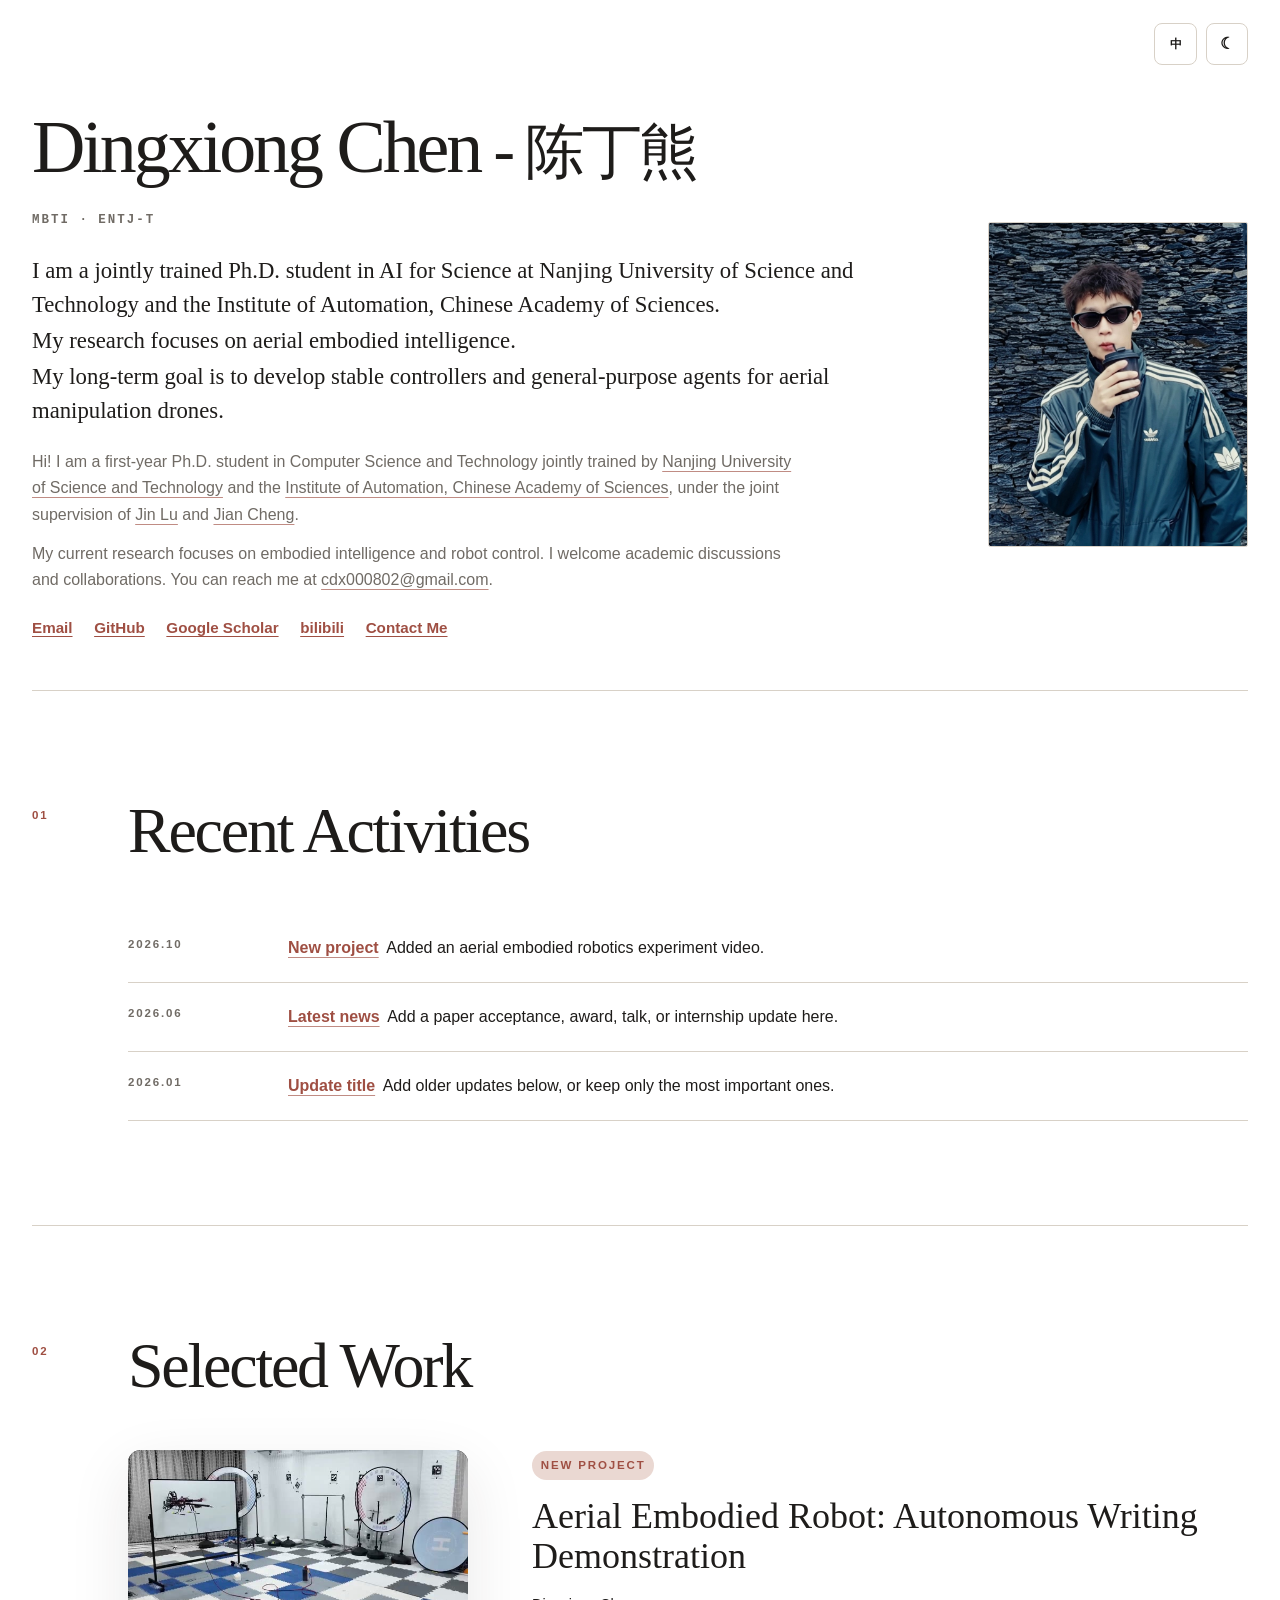
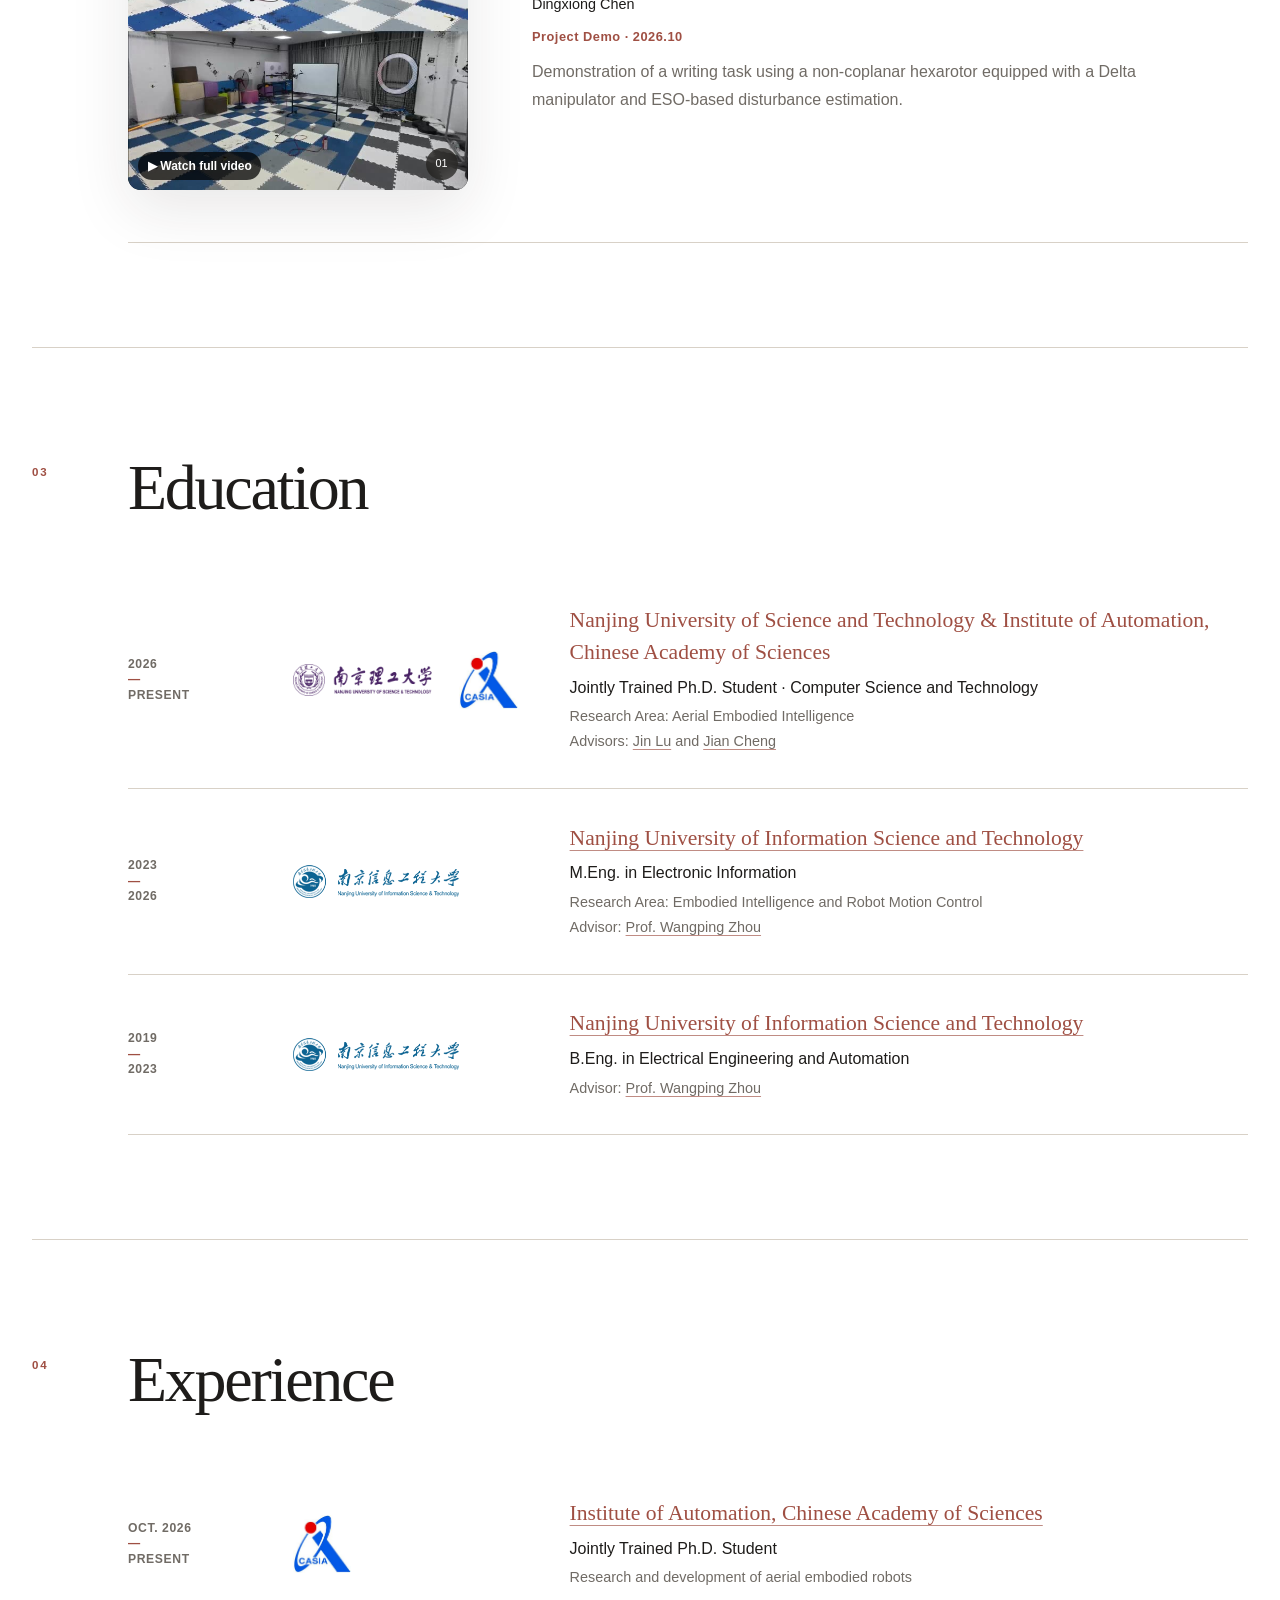
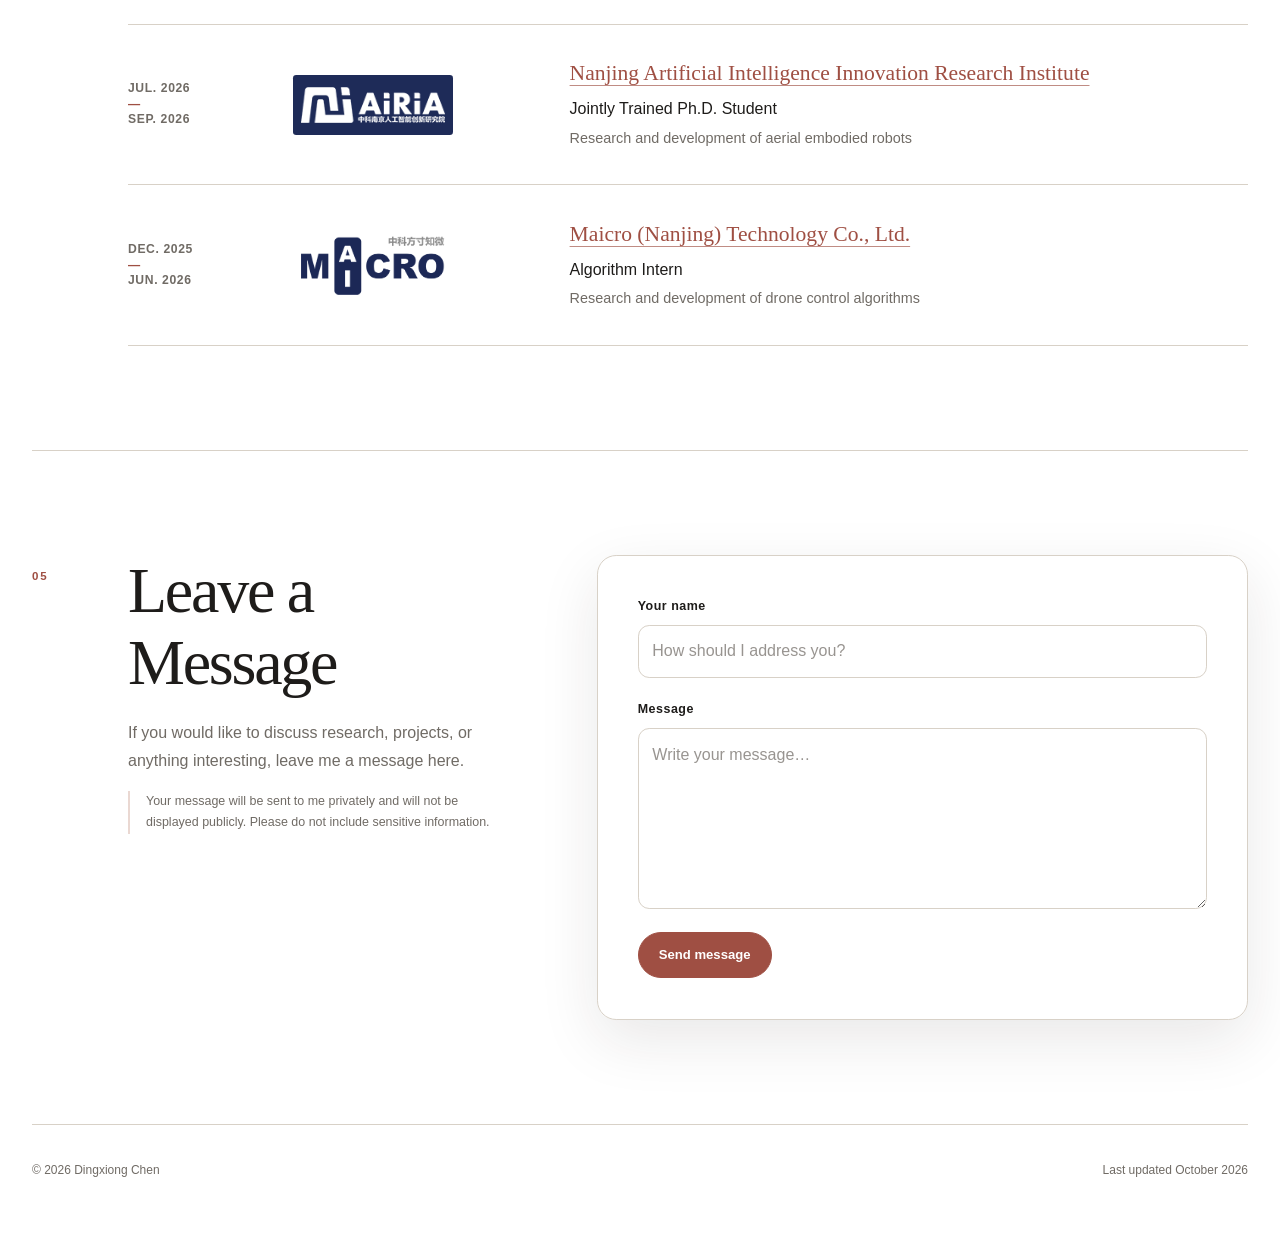
<file: index.html>
<!doctype html>
<html lang="en" data-theme="light">
  <head>
    <meta charset="UTF-8" />
    <meta name="viewport" content="width=device-width, initial-scale=1.0" />
    <meta
      name="description"
      content="陈丁熊的个人学术主页，展示研究方向、教育经历、项目与论文。"
    />
    <meta name="color-scheme" content="light dark" />
    <title>Dingxiong Chen · 陈丁熊</title>
    <link rel="icon" href="assets/favicon.svg" type="image/svg+xml" />
    <link rel="stylesheet" href="styles.css?v=20261019-1" />
    <script src="content.js?v=20261022-1" defer></script>
    <script src="script.js?v=20261019-3" defer></script>
  </head>
  <body>
    <a class="skip-link" href="#main">跳到正文</a>

    <div class="page-shell">
      <header class="site-header" aria-label="页面控制">
        <div class="display-controls">
          <button class="control-button" id="language-toggle" type="button">
            中
          </button>
          <button
            class="control-button icon-button"
            id="theme-toggle"
            type="button"
            aria-label="切换深色模式"
          >
            <span aria-hidden="true">◐</span>
          </button>
        </div>
      </header>

      <main id="main">
        <section class="hero" id="top" aria-labelledby="page-title">
          <div class="hero-copy">
            <h1 id="page-title"></h1>
            <a class="mbti-link" id="profile-mbti" href="#" target="_blank" rel="noreferrer">
              <span class="mbti-mark" aria-hidden="true">◆</span>
              <span id="profile-mbti-label"></span>
              <span class="mbti-arrow" aria-hidden="true">↗</span>
            </a>
            <div class="hero-statements" id="profile-statements"></div>
            <div class="bio" id="profile-bio"></div>
            <nav class="profile-links" id="profile-links" aria-label="个人链接"></nav>
          </div>
          <figure class="portrait-wrap">
            <div class="portrait-decoration" aria-hidden="true"></div>
            <img id="profile-photo" src="" alt="" width="720" height="900" />
            <figcaption id="profile-caption"></figcaption>
          </figure>
        </section>

        <section class="content-section" id="activities" aria-labelledby="activities-title">
          <div class="section-label" aria-hidden="true">01</div>
          <div class="section-body">
            <h2 id="activities-title"></h2>
            <div class="activity-list" id="activity-list"></div>
          </div>
        </section>

        <section class="content-section" id="publications" aria-labelledby="publications-title">
          <div class="section-label" aria-hidden="true">02</div>
          <div class="section-body">
            <div class="section-heading-row">
              <h2 id="publications-title"></h2>
            </div>
            <div class="publication-list" id="publication-list"></div>
          </div>
        </section>

        <section class="content-section" id="education" aria-labelledby="education-title">
          <div class="section-label" aria-hidden="true">03</div>
          <div class="section-body">
            <h2 id="education-title"></h2>
            <div class="timeline" id="education-list"></div>
          </div>
        </section>

        <section class="content-section" id="experience" aria-labelledby="experience-title">
          <div class="section-label" aria-hidden="true">04</div>
          <div class="section-body">
            <h2 id="experience-title"></h2>
            <div class="timeline" id="experience-list"></div>
          </div>
        </section>

        <section class="content-section" id="contact" aria-labelledby="contact-title">
          <div class="section-label" aria-hidden="true">05</div>
          <div class="section-body contact-layout">
            <div class="contact-intro">
              <h2 id="contact-title"></h2>
              <p id="contact-description"></p>
              <p class="privacy-note" id="contact-privacy"></p>
            </div>

            <form class="message-form" id="message-form" novalidate>
              <label class="form-field" for="visitor-name">
                <span id="name-label"></span>
                <input
                  id="visitor-name"
                  name="name"
                  type="text"
                  maxlength="60"
                  autocomplete="name"
                  required
                />
              </label>

              <label class="form-field" for="visitor-message">
                <span id="message-label"></span>
                <textarea
                  id="visitor-message"
                  name="message"
                  rows="6"
                  minlength="2"
                  maxlength="1000"
                  required
                ></textarea>
              </label>

              <input id="message-subject" name="_subject" type="hidden" />

              <div class="form-actions">
                <button class="submit-button" id="message-submit" type="submit"></button>
                <p class="form-status" id="form-status" role="status" aria-live="polite"></p>
              </div>
            </form>
          </div>
        </section>
      </main>

      <footer class="site-footer">
        <p id="footer-copyright"></p>
        <p id="footer-update"></p>
      </footer>
    </div>

    <dialog class="video-dialog" id="project-video-dialog" aria-labelledby="project-video-title">
      <div class="video-dialog-toolbar">
        <h2 id="project-video-title"></h2>
        <button id="project-video-close" type="button" aria-label="Close video" autofocus>×</button>
      </div>
      <video id="project-full-video" controls playsinline preload="none"></video>
    </dialog>

    <noscript>
      <p class="noscript-message">请启用 JavaScript 以显示网站内容。</p>
    </noscript>
  </body>
</html>
</file>
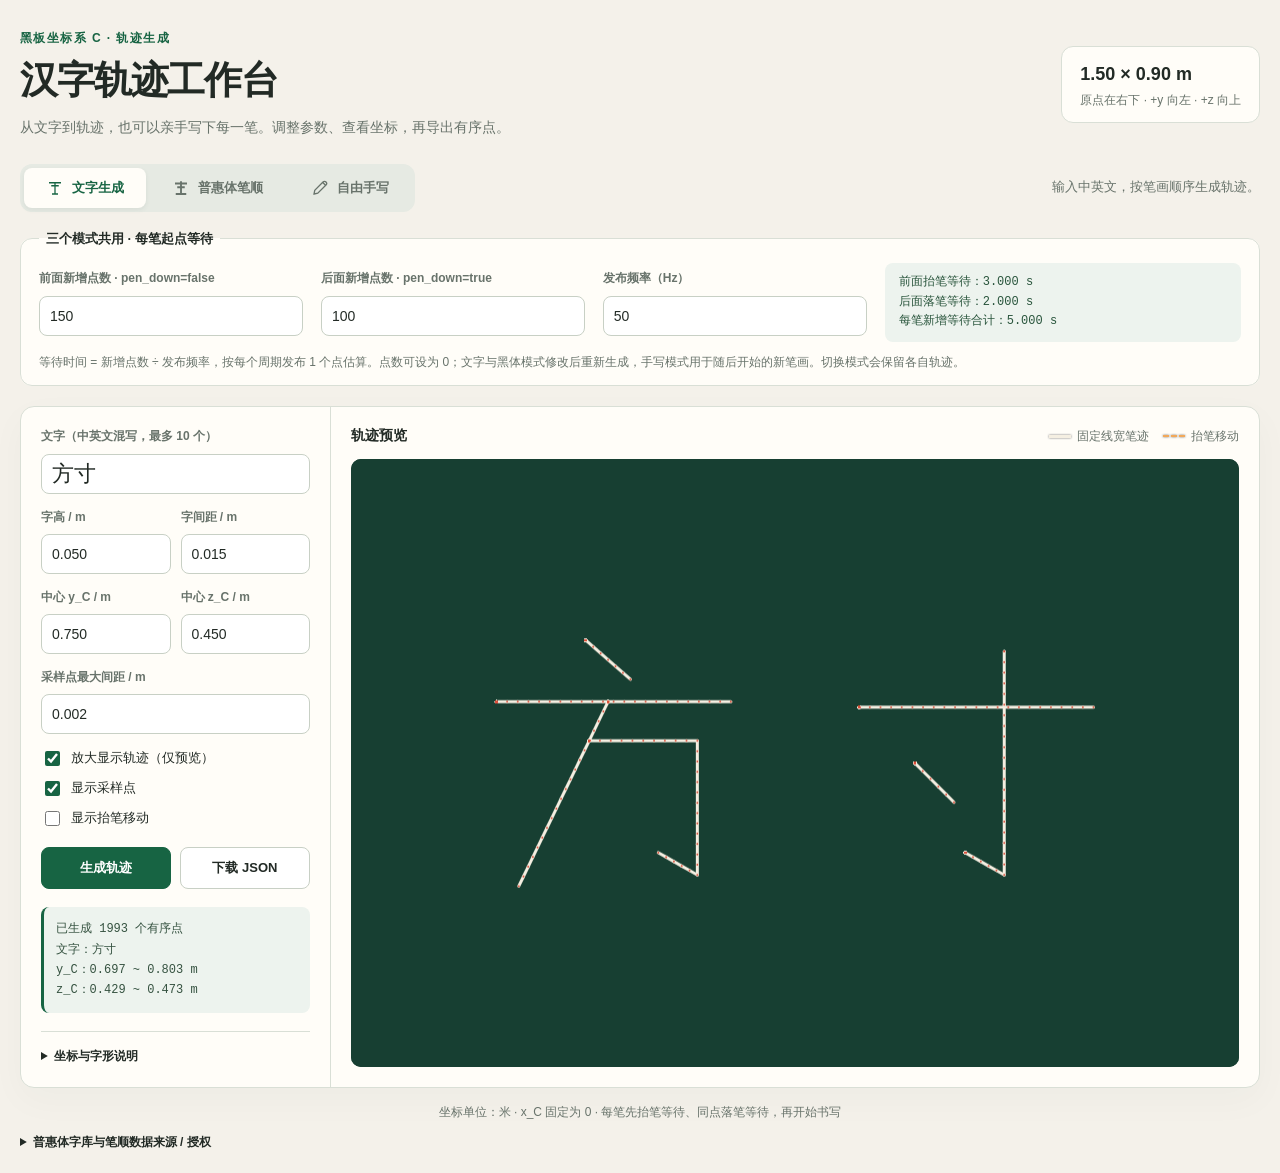
<file: create_hanzi.html>
<!doctype html>
<html lang="zh-CN">
<head>
  <meta charset="utf-8">
  <meta name="viewport" content="width=device-width, initial-scale=1">
  <meta name="description" content="中英文文字、普惠体笔顺与自由手写轨迹生成器，支持黑板坐标预览、可调等待点数、等待时间估算和 JSON 导出。">
  <meta name="theme-color" content="#176443">
  <title>汉字轨迹工作台 · 文字、普惠体笔顺与自由手写</title>
  <style>
    :root {
      color-scheme: light;
      --paper: #f4f1ea;
      --panel: #fffdf8;
      --ink: #222a25;
      --muted: #68736b;
      --line: #d9dfd6;
      --board: #173f32;
      --stroke: #f5efe2;
      --move: #f1a95b;
      --accent: #176443;
    }
    * { box-sizing: border-box; }
    [hidden] { display: none !important; }
    body { margin: 0; min-width: 320px; background: var(--paper); color: var(--ink); font-family: "Microsoft YaHei UI", "PingFang SC", "Segoe UI", sans-serif; }
    main { width: min(1400px, calc(100% - 40px)); margin: 0 auto; padding: 30px 0 22px; }
    .app-header { display: flex; align-items: center; justify-content: space-between; gap: 24px; margin-bottom: 24px; }
    .eyebrow { margin: 0 0 8px; font-size: 12px; color: var(--accent); font-weight: 700; letter-spacing: .12em; }
    h1 { margin: 0; font-size: clamp(25px, 3.4vw, 38px); letter-spacing: -.03em; }
    .intro { margin: 10px 0 0; color: var(--muted); font-size: 14px; line-height: 1.7; }
    .board-badge { padding: 12px 18px; border: 1px solid var(--line); border-radius: 12px; background: var(--panel); color: var(--muted); font-size: 12px; white-space: nowrap; line-height: 1.7; }
    .board-badge strong { display: block; font-size: 18px; color: var(--ink); }
    .mode-bar { display: flex; align-items: center; justify-content: space-between; gap: 20px; margin-bottom: 18px; }
    .mode-tabs { display: flex; padding: 4px; gap: 4px; background: #e6eae3; border-radius: 12px; }
    button { border: 1px solid #c8d0c5; background: #fff; color: var(--ink); border-radius: 8px; padding: 10px 12px; font: inherit; font-size: 13px; font-weight: 650; cursor: pointer; }
    button:hover:not(:disabled) { border-color: var(--accent); background: #f2f7f0; }
    button:disabled { cursor: not-allowed; opacity: .45; }
    button:focus-visible, input:focus-visible, summary:focus-visible { outline: 3px solid #86b598; outline-offset: 2px; }
    .mode-tab { display: flex; align-items: center; justify-content: center; gap: 8px; border: 0; padding: 11px 22px; background: transparent; color: var(--muted); }
    .mode-tab[aria-selected="true"] { background: var(--panel); color: var(--accent); box-shadow: 0 2px 5px #163f3212; }
    .mode-tab svg { width: 18px; height: 18px; }
    .mode-hint { margin: 0; font-size: 13px; color: var(--muted); line-height: 1.6; }
    .wait-settings { min-width: 0; margin: 0 0 20px; padding: 15px 18px 13px; border: 1px solid var(--line); border-radius: 12px; background: var(--panel); }
    .wait-settings legend { padding: 0 7px; font-size: 13px; font-weight: 700; }
    .wait-grid { display: grid; grid-template-columns: repeat(3, minmax(0, 1fr)) minmax(260px, 1.35fr); gap: 18px; align-items: center; }
    .wait-grid .field { margin: 0; }
    .wait-times { display: block; background: #edf3ee; border-radius: 8px; padding: 10px 14px; white-space: pre-line; font: 12px/1.65 Consolas, "Microsoft YaHei UI", monospace; color: #28543b; }
    .wait-times.error { color: #9d2e20; background: #f9e7e2; }
    .wait-note { margin: 11px 0 0; color: var(--muted); font-size: 12px; line-height: 1.6; }
    .layout, .frame { display: grid; grid-template-columns: 310px minmax(0, 1fr); border: 1px solid var(--line); border-radius: 14px; overflow: hidden; background: var(--panel); box-shadow: 0 12px 36px #173f3208; }
    aside { padding: 20px; border-right: 1px solid var(--line); }
    .field { display: grid; gap: 7px; margin-bottom: 14px; }
    label, .field-title { font-size: 12px; color: var(--muted); font-weight: 650; line-height: 1.6; }
    input[type="number"], input[type="text"] { width: 100%; min-width: 0; height: 40px; padding: 0 10px; border: 1px solid #c8d0c5; border-radius: 8px; font: inherit; font-size: 14px; background: #fff; color: var(--ink); }
    input[type="text"] { font-size: 22px; font-family: SimSun, "Songti SC", serif; }
    input:focus { border-color: var(--accent); }
    input[type="checkbox"] { accent-color: var(--accent); width: 15px; height: 15px; flex: 0 0 auto; }
    .numbers { display: grid; grid-template-columns: 1fr 1fr; gap: 0 10px; }
    .check, .checks label { display: flex; align-items: center; gap: 8px; margin: 9px 0; font-size: 13px; font-weight: 400; color: var(--ink); cursor: pointer; }
    .checks { margin: 15px 0 18px; }
    .buttons { display: grid; grid-template-columns: 1fr 1fr; gap: 9px; margin-top: 18px; }
    .buttons button { min-height: 42px; }
    button.primary, button.download { background: var(--accent); border-color: var(--accent); color: #fff; }
    button.primary:hover:not(:disabled), button.download:hover:not(:disabled) { background: #105436; }
    #mode-write .buttons button.primary, #mode-write .buttons button.download { grid-column: 1 / -1; }
    .status, #write-status { min-height: 102px; margin-top: 18px; padding: 12px; border-left: 3px solid var(--accent); border-radius: 8px; background: #edf3ee; white-space: pre-line; font: 12px/1.7 Consolas, "Microsoft YaHei UI", monospace; color: #355240; overflow-wrap: anywhere; }
    .status.error, #write-status.error { color: #9d2e20; border-color: #c94b36; background: #f9e7e2; }
    .hint { font-size: 12px; line-height: 1.6; color: var(--muted); }
    .notes { margin-top: 18px; padding-top: 14px; border-top: 1px solid var(--line); font-size: 12px; color: var(--muted); line-height: 1.75; }
    summary { cursor: pointer; font-weight: 650; color: var(--ink); }
    .note, .instructions { padding-top: 9px; }
    .preview { min-width: 0; padding: 20px; display: flex; flex-direction: column; }
    .preview-head, .workspace-head { display: flex; align-items: center; justify-content: space-between; gap: 14px; margin-bottom: 14px; }
    .preview-head strong, .workspace-head strong { font-size: 14px; }
    .legend { display: flex; flex-wrap: wrap; gap: 14px; font-size: 12px; color: var(--muted); }
    .key { display: inline-flex; align-items: center; gap: 6px; }
    .swatch { width: 22px; border-top: 3px solid var(--stroke); filter: drop-shadow(0 0 1px #777); }
    .swatch.move { border-top: 2px dashed var(--move); }
    canvas { display: block; width: 100%; border-radius: 10px; }
    #text-canvas { height: clamp(470px, 64vh, 760px); background: var(--board); flex: 1; min-height: 470px; }
    .workspace { min-width: 0; }
    .workspace-head { min-height: 58px; padding: 14px 18px; margin: 0; border-bottom: 1px solid var(--line); }
    #write-coordinate { color: var(--muted); font: 12px/1.6 Consolas, "Microsoft YaHei UI", monospace; }
    .canvas-wrap { height: clamp(520px, 66vh, 780px); padding: 10px; background: #deddd2; }
    .write-legend { padding: 10px 18px; }
    #write-board { height: 100%; cursor: crosshair; touch-action: none; user-select: none; -webkit-user-select: none; }
    .page-footer { margin: 15px 0 0; text-align: center; color: var(--muted); font-size: 12px; line-height: 1.6; }
    @media (max-width: 1060px) { .wait-grid { grid-template-columns: repeat(3, minmax(0, 1fr)); } .wait-times { grid-column: 1 / -1; } }
    @media (max-width: 850px) { main { width: calc(100% - 24px); padding: 20px 0; } .app-header { align-items: flex-start; } .board-badge { padding: 9px 12px; } .layout, .frame { grid-template-columns: 1fr; } aside { border-right: 0; border-bottom: 1px solid var(--line); } .mode-bar { align-items: flex-start; flex-direction: column; gap: 10px; } .preview-head { align-items: flex-start; flex-direction: column; gap: 8px; } #text-canvas { min-height: 420px; height: 55vh; } .canvas-wrap { min-height: 420px; height: 60vh; } }
    @media (max-width: 520px) { .app-header { flex-direction: column; gap: 12px; margin-bottom: 18px; } .board-badge { width: 100%; display: flex; align-items: center; gap: 14px; } .board-badge strong { font-size: 16px; } .mode-tabs { width: 100%; } .mode-tab { flex: 1; padding: 10px; } .wait-grid { grid-template-columns: 1fr 1fr; gap: 12px; } .frequency-field { grid-column: 1 / -1; } .wait-settings { padding: 12px; } aside, .preview { padding: 15px; } .workspace-head { align-items: flex-start; flex-direction: column; gap: 5px; } .canvas-wrap { min-height: 360px; padding: 5px; } }

    select { width: 100%; height: 40px; padding: 0 9px; border: 1px solid #c8d0c5; border-radius: 8px; background: #fff; color: var(--ink); font: inherit; font-size: 13px; }
    .heiti-font-panel { min-width: 0; margin: 0 0 16px; padding: 10px; border: 1px solid var(--line); border-radius: 8px; }
    .heiti-font-panel legend { padding: 0 5px; font-size: 12px; font-weight: 700; }
    .heiti-font-panel button { width: 100%; }
    .heiti-import { margin: 12px 0 0; }
    #heiti-fontFile { width: 100%; min-width: 0; font-size: 12px; }
    #heiti-fontStatus { overflow-wrap: anywhere; }
    #heiti-fontStatus.error { color: #9d2e20; }
    #heiti-canvas { height: clamp(470px, 64vh, 760px); min-height: 470px; background: var(--board); flex: 1; }
    #mode-heiti a { color: var(--accent); }
    .font-license { margin-top: 12px; font-size: 12px; color: var(--muted); }
    .font-license pre { max-height: 240px; overflow: auto; padding: 12px; white-space: pre-wrap; overflow-wrap: anywhere; background: var(--panel); }
    @media(max-width:520px) { .mode-tab { gap: 4px; padding: 10px 6px; font-size: 12px; } .mode-tab svg { width: 15px; } #heiti-canvas { min-height: 360px; } }
  </style>
</head>
<body>
  <main>
    <header class="app-header">
      <div>
        <p class="eyebrow">黑板坐标系 C · 轨迹生成</p>
        <h1>汉字轨迹工作台</h1>
        <p class="intro">从文字到轨迹，也可以亲手写下每一笔。调整参数、查看坐标，再导出有序点。</p>
      </div>
      <div class="board-badge"><strong>1.50 × 0.90 m</strong>原点在右下 · +y 向左 · +z 向上</div>
    </header>
    <div class="mode-bar">
      <div class="mode-tabs" role="tablist" aria-label="轨迹生成模式">
        <button id="tab-text" class="mode-tab" type="button" role="tab" aria-selected="true" aria-controls="mode-text" data-mode="text" tabindex="0">
          <svg viewBox="0 0 24 24" fill="none" stroke="currentColor" stroke-width="1.7" aria-hidden="true"><path d="M4 5h16M12 5v15M8 20h8M7 9h10"/></svg>文字生成
        </button>
        <button id="tab-heiti" class="mode-tab" type="button" role="tab" aria-selected="false" aria-controls="mode-heiti" data-mode="heiti" tabindex="-1">
          <svg viewBox="0 0 24 24" fill="none" stroke="currentColor" stroke-width="2.5" aria-hidden="true"><path d="M4 6h16M7 11h10M12 3v18M5 20h14"/></svg>普惠体笔顺
        </button>
        <button id="tab-write" class="mode-tab" type="button" role="tab" aria-selected="false" aria-controls="mode-write" data-mode="write" tabindex="-1">
          <svg viewBox="0 0 24 24" fill="none" stroke="currentColor" stroke-width="1.7" aria-hidden="true"><path d="m15 4 5 5M4 20l5-1L20 8a2 2 0 0 0-4-4L5 15l-1 5Z"/></svg>自由手写
        </button>
      </div>
      <p id="modeHint" class="mode-hint">输入中英文，按笔画顺序生成轨迹。</p>
    </div>
    <fieldset class="wait-settings">
      <legend>三个模式共用 · 每笔起点等待</legend>
      <div class="wait-grid">
        <div class="field"><label for="penUpHoldCount">前面新增点数 · pen_down=false</label><input id="penUpHoldCount" type="number" value="150" min="0" step="1"></div>
        <div class="field"><label for="penDownHoldCount">后面新增点数 · pen_down=true</label><input id="penDownHoldCount" type="number" value="100" min="0" step="1"></div>
        <div class="field frequency-field"><label for="publishFrequency">发布频率（Hz）</label><input id="publishFrequency" type="number" value="50" min="0.001" step="any"></div>
        <output id="waitTimes" class="wait-times" aria-live="polite"></output>
      </div>
      <p class="wait-note">等待时间 = 新增点数 ÷ 发布频率，按每个周期发布 1 个点估算。点数可设为 0；文字与黑体模式修改后重新生成，手写模式用于随后开始的新笔画。切换模式会保留各自轨迹。</p>
    </fieldset>
    <section id="mode-text" role="tabpanel" aria-labelledby="tab-text">
      <div class="layout">
      <aside>
        <div class="field">
          <label for="text-text">文字（中英文混写，最多 10 个）</label>
          <input id="text-text" type="text" value="方寸" maxlength="10" autocomplete="off">
        </div>

        <div class="numbers">
          <div class="field">
            <label for="text-size">字高 / m</label>
            <input id="text-size" type="number" value="0.050" min="0.005" max="0.8" step="0.005">
          </div>
          <div class="field">
            <label for="text-gap">字间距 / m</label>
            <input id="text-gap" type="number" value="0.015" min="0" max="1.5" step="0.005">
          </div>
          <div class="field">
            <label for="text-centerY">中心 y_C / m</label>
            <input id="text-centerY" type="number" value="0.750" min="0" max="1.5" step="0.01">
          </div>
          <div class="field">
            <label for="text-centerZ">中心 z_C / m</label>
            <input id="text-centerZ" type="number" value="0.450" min="0" max="0.9" step="0.01">
          </div>
        </div>

        <div class="field">
          <label for="text-step">采样点最大间距 / m</label>
          <input id="text-step" type="number" value="0.002" min="0.0002" max="0.1" step="0.0005">
        </div>

        <label class="check">
          <input id="text-zoom" type="checkbox" checked>
          放大显示轨迹（仅预览）
        </label>
        <label class="check">
          <input id="text-showPoints" type="checkbox" checked>
          显示采样点
        </label>
        <label class="check">
          <input id="text-showMoves" type="checkbox">
          显示抬笔移动
        </label>

        <div class="buttons">
          <button id="text-generate" class="primary" type="button">生成轨迹</button>
          <button id="text-download" type="button">下载 JSON</button>
        </div>

        <div id="text-status" class="status" aria-live="polite"></div>
        <details class="notes"><summary>坐标与字形说明</summary><div class="note">
          黑板尺寸：y_C 方向 1.50 m，z_C 方向 0.90 m。x_C 固定为 0，原点在右下，
          +y_C 在画面中向左，+z_C 向上。每一笔起点先抬笔、同点落笔，
          中间笔画末点再输出同坐标的 <code>pen_down=false</code>；笔画间移动也按采样间距生成且保持抬笔。
          整条轨迹先以 <code>pen_down=true</code> 完成最后书写点，再在同坐标追加一个
          <code>pen_down=false</code> 的最终抬笔点。
          中文轨迹字体为单线宋体：采用宋体结构和比例，但不生成粗笔画封闭外轮廓。
          “方、寸、江、宁、南、京”使用内置宋体几何字形；其中“方”4笔、“寸”3笔、“江”6笔、
          “宁”4笔、“南”9笔、“京”8笔；英文字母继续使用内置单线大写字形（小写输入自动映射）；
          其他新汉字首次生成时需要联网读取笔画中线，
          之后会缓存在浏览器中。
        </div></details>
      </aside>

      <section class="preview">
        <div class="preview-head">
          <strong>轨迹预览</strong>
          <div class="legend">
            <span class="key"><span class="swatch"></span>固定线宽笔迹</span>
            <span class="key"><span class="swatch move"></span>抬笔移动</span>
          </div>
        </div>
        <canvas id="text-canvas"></canvas>
      </section>
    </div>
    </section>
    <section id="mode-heiti" role="tabpanel" aria-labelledby="tab-heiti" hidden>
      <div class="layout">
      <aside>
        <fieldset class="heiti-font-panel">
          <legend>Alibaba PuHuiTi 3.0</legend>
          <p class="hint">固定使用阿里巴巴普惠体 Regular（约 8.5 MB），加载后尝试缓存。</p>
          <button id="heiti-loadFont" type="button">加载普惠体字库</button>
          <p id="heiti-fontStatus" class="hint" aria-live="polite">普惠体尚未加载</p>
          <p class="hint">中文轨迹取自普惠体实际字形的中线，并逐笔校准顺序、方向和交叉点。灰色字形与导出的中线使用同一套字形。</p>
          <details><summary>已校准汉字（37 个）</summary><p class="hint">方、寸、江、宁、南、京、永、中、国、黑、体、轨、迹、阿、里、巴、普、惠、我、爱、你、重、写、田、口、日、月、木、水、火、人、大、小、上、下、左、右</p><p class="hint">未校准的汉字会停止生成。英文字母和数字继续使用内置单线字形，不叠加普惠体参考。</p></details>
        </fieldset>
        <div class="field"><label for="heiti-detail">普惠体参考图精度（不影响笔顺）</label>
          <select id="heiti-detail"><option value="256">快速</option><option value="384" selected>标准</option><option value="512">精细</option></select>
        </div>
        <div class="field"><label for="heiti-smooth">字迹平滑</label><select id="heiti-smooth"><option value="off">关闭（原始中线）</option><option value="light">轻度</option><option value="standard" selected>标准（推荐）</option><option value="soft">柔和</option></select><p class="hint">横竖校直，弧线平滑，保留折笔和钩笔。重新生成后，预览与下载同时生效。</p></div>
        <label class="check"><input id="heiti-showReference" type="checkbox" checked>显示普惠体字形参考</label>
        <label class="check"><input id="heiti-showOrder" type="checkbox" checked>显示笔画编号与起笔方向</label>
        <button id="heiti-playOrder" type="button" disabled>逐笔播放</button>
        <p id="heiti-orderStatus" class="hint" aria-live="polite">生成后可逐笔检查；播放不计入等待点。</p>

        <div class="field">
          <label for="heiti-text">书写文字（中文、中英文字母及数字，最多 10 个）</label>
          <input id="heiti-text" type="text" value="方寸" maxlength="10" autocomplete="off">
        </div>

        <div class="numbers">
          <div class="field">
            <label for="heiti-size">字高 / m</label>
            <input id="heiti-size" type="number" value="0.050" min="0.005" max="0.8" step="0.005">
          </div>
          <div class="field">
            <label for="heiti-gap">字间距 / m</label>
            <input id="heiti-gap" type="number" value="0.015" min="0" max="1.5" step="0.005">
          </div>
          <div class="field">
            <label for="heiti-centerY">中心 y_C / m</label>
            <input id="heiti-centerY" type="number" value="0.750" min="0" max="1.5" step="0.01">
          </div>
          <div class="field">
            <label for="heiti-centerZ">中心 z_C / m</label>
            <input id="heiti-centerZ" type="number" value="0.450" min="0" max="0.9" step="0.01">
          </div>
        </div>

        <div class="field">
          <label for="heiti-step">采样点最大间距 / m</label>
          <input id="heiti-step" type="number" value="0.002" min="0.0002" max="0.1" step="0.0005">
        </div>

        <label class="check">
          <input id="heiti-zoom" type="checkbox" checked>
          放大显示轨迹（仅预览）
        </label>
        <label class="check">
          <input id="heiti-showPoints" type="checkbox" checked>
          显示采样点
        </label>
        <label class="check">
          <input id="heiti-showMoves" type="checkbox">
          显示抬笔移动
        </label>

        <div class="buttons">
          <button id="heiti-generate" class="primary" type="button">按笔顺生成</button>
          <button id="heiti-download" type="button" disabled>下载轨迹 JSON</button>
        </div>

        <div id="heiti-status" class="status" aria-live="polite"></div>
        <details class="notes"><summary>笔顺来源与正确性说明</summary><div class="note">
汉字笔顺以 Hanzi Writer Data 2.0.1 / Make Me a Hanzi 的逐笔数据为依据；实际轨迹从 Alibaba PuHuiTi 3.0 55 Regular 的字形中线校准，逐笔保留顺序和书写方向。不会直接套用其他字体的中线。<br>
当前内置 37 个已校准汉字。字体本身不含笔顺；未校准的字会停止生成，避免在交叉处错拼笔画。字库加载成功不代表所有字都有已校准的书写轨迹。<br>
英文字母使用固定单线大写字形，数字使用内置单线字形；灰色普惠体参考仅显示已校准汉字。<br>
<a href="https://www.alibabafonts.com/" target="_blank" rel="noopener noreferrer">普惠体官网</a> · <a href="https://github.com/chanind/hanzi-writer-data" target="_blank" rel="noopener noreferrer">逐笔数据来源</a>
</div></details>
      </aside>

      <section class="preview">
        <div class="preview-head">
          <strong>普惠体字形 · 已校准中线轨迹</strong>
          <div class="legend">
            <span class="key"><span class="swatch"></span>固定线宽笔迹</span>
            <span class="key"><span class="swatch move"></span>抬笔移动</span>
          </div>
        </div>
        <canvas id="heiti-canvas"></canvas>
      </section>
    </div>
    </section>
    <section id="mode-write" role="tabpanel" aria-labelledby="tab-write" hidden>
      <div class="frame">
      <aside>
        <div class="field">
          <label for="write-pointStep">采样点最大间距（m）</label>
          <input id="write-pointStep" type="number" value="0.002" min="0.0002" max="0.05" step="0.0005">
          <div class="hint">默认 0.002 m。修改后只影响随后写入的新轨迹。</div>
        </div>

        <div class="checks">
          <span class="field-title">预览选项</span>
          <label><input id="write-showPoints" type="checkbox" checked> 显示采样点</label>
          <label><input id="write-showMoves" type="checkbox" checked> 显示抬笔移动轨迹</label>
          <label><input id="write-showGrid" type="checkbox" checked> 显示 0.1 m 网格</label>
        </div>

        <div class="buttons">
          <button id="write-undo" type="button">撤销上一笔</button>
          <button id="write-clear" type="button">清空</button>
          <button id="write-finish" class="primary" type="button">完成并校验轨迹</button>
          <button id="write-download" class="download" type="button">下载 points_c_write.json</button>
        </div>

        <div id="write-status" role="status" aria-live="polite">尚未写入轨迹。</div>

        <details class="notes"><summary>坐标与书写说明</summary><div class="instructions">
          <strong>黑板系 C：</strong>尺寸固定为 y<sub>C</sub> 方向 1.50 m、z<sub>C</sub> 方向 0.90 m，
          x<sub>C</sub> 固定为 0；原点 O<sub>C</sub> 位于右下角，+y<sub>C</sub> 向左，+z<sub>C</sub> 向上。<br><br>
          每笔开始时先输出 <code>pen_down=false</code>，随后同坐标落笔；每笔末端在同坐标抬笔。
          笔画间的移动会采样并设为 <code>false</code>，最后一点固定为同坐标最终抬笔点。
        </div></details>
      </aside>

      <section class="workspace">
        <div class="workspace-head">
          <strong>1.50 m × 0.90 m 黑板</strong>
          <span id="write-coordinate">指针未进入黑板</span>
        </div>
        <div class="legend write-legend" aria-label="手写轨迹图例">
          <span class="key"><span class="swatch"></span>落笔书写</span>
          <span class="key"><span class="swatch move"></span>抬笔移动</span>
        </div>
        <div class="canvas-wrap">
          <canvas id="write-board" aria-label="可手写的黑板坐标系画布"></canvas>
        </div>
      </section>
    </div>
    </section>
    <p class="page-footer">坐标单位：米 · x_C 固定为 0 · 每笔先抬笔等待、同点落笔等待，再开始书写</p>
    <details class="font-license"><summary>普惠体字库与笔顺数据来源 / 授权</summary><pre>Alibaba PuHuiTi 3.0 55 Regular
Copyright (c) 2020-2023 Alibaba (China) Co., Ltd. All rights reserved.
Original unmodified font. Source: https://www.alibabafonts.com/
Official legal statement: https://www.yuque.com/yiguang-wkqc2/hgpff0/nus9wiinq4aeiegy
Official font: https://fonts.alibabadesign.com/AlibabaPuHuiTi-3/AlibabaPuHuiTi-3-55-Regular/AlibabaPuHuiTi-3-55-Regular.ttf
CDN copy was SHA-256 verified identical to the official original: be33bc8d45ced30fa5c542f6f056565baf85003d4e079522110d76016f8a04e2
Font rendering does not encode or determine handwriting stroke order.
</pre><p>逐笔中线数据采用 Arphic Public License：</p><pre>ARPHIC PUBLIC LICENSE

Copyright (C) 1999 Arphic Technology Co., Ltd.
11Fl. No.168, Yung Chi Rd., Taipei, 110 Taiwan
All rights reserved except as specified below.

Everyone is permitted to copy and distribute verbatim copies of this license document, but changing it is forbidden.

Preamble

   The licenses for most software are designed to take away your freedom to share and change it. By contrast, the ARPHIC PUBLIC LICENSE specifically permits and encourages you to use this software, provided that you give the recipients all the rights that we gave you and make sure they can get the modifications of this software.

Legal Terms

0. Definitions:
   Throughout this License, "Font" means the TrueType fonts "AR PL Mingti2L Big5", "AR PL KaitiM Big5" (BIG-5 character set) and "AR PL SungtiL GB", "AR PL KaitiM GB" (GB character set) which are originally distributed by Arphic, and the derivatives of those fonts created through any modification including modifying glyph, reordering glyph, converting format, changing font name, or adding/deleting some characters in/from glyph table.

   "PL" means "Public License".

   "Copyright Holder" means whoever is named in the copyright or copyrights for the Font.

   "You" means the licensee, or person copying, redistributing or modifying the Font.

   "Freely Available" means that you have the freedom to copy or modify the Font as well as redistribute copies of the Font under the same conditions you received, not price. If you wish, you can charge for this service.

1. Copying &amp; Distribution
   You may copy and distribute verbatim copies of this Font in any medium, without restriction, provided that you retain this license file (ARPHICPL.TXT) unaltered in all copies.

2. Modification
   You may otherwise modify your copy of this Font in any way, including modifying glyph, reordering glyph, converting format, changing font name, or adding/deleting some characters in/from glyph table, and copy and distribute such modifications under the terms of Section 1 above, provided that the following conditions are met:

   a) You must insert a prominent notice in each modified file stating how and when you changed that file.

   b) You must make such modifications Freely Available as a whole to all third parties under the terms of this License, such as by offering access to copy the modifications from a designated place, or distributing the modifications on a medium customarily used for software interchange.

   c) If the modified fonts normally reads commands interactively when run, you must cause it, when started running for such interactive use in the most ordinary way, to print or display an announcement including an appropriate copyright notice and a notice that there is no warranty (or else, saying that you provide a warranty) and that users may redistribute the Font under these conditions, and telling the user how to view a copy of this License.

   These requirements apply to the modified work as a whole. If identifiable sections of that work are not derived from the Font, and can be reasonably considered independent and separate works in themselves, then this License and its terms, do not apply to those sections when you distribute them as separate works. Therefore, mere aggregation of another work not based on the Font with the Font on a volume of a storage or distribution medium does not bring the other work under the scope of this License.

3. Condition Subsequent
   You may not copy, modify, sublicense, or distribute the Font except as expressly provided under this License. Any attempt otherwise to copy, modify, sublicense or distribute the Font will automatically retroactively void your rights under this License. However, parties who have received copies or rights from you under this License will keep their licenses valid so long as such parties remain in full compliance.

4. Acceptance
   You are not required to accept this License, since you have not signed it. However, nothing else grants you permission to copy, modify, sublicense or distribute the Font. These actions are prohibited by law if you do not accept this License. Therefore, by copying, modifying, sublicensing or distributing the Font, you indicate your acceptance of this License and all its terms and conditions.

5. Automatic Receipt
   Each time you redistribute the Font, the recipient automatically receives a license from the original licensor to copy, distribute or modify the Font subject to these terms and conditions. You may not impose any further restrictions on the recipients' exercise of the rights granted herein. You are not responsible for enforcing compliance by third parties to this License. 

6. Contradiction
   If, as a consequence of a court judgment or allegation of patent infringement or for any other reason (not limited to patent issues), conditions are imposed on you (whether by court order, agreement or otherwise) that contradict the conditions of this License, they do not excuse you from the conditions of this License. If you cannot distribute so as to satisfy simultaneously your obligations under this License and any other pertinent obligations, then as a consequence you may not distribute the Font at all. For example, if a patent license would not permit royalty-free redistribution of the Font by all those who receive copies directly or indirectly through you, then the only way you could satisfy both it and this License would be to refrain entirely from distribution of the Font.

   If any portion of this section is held invalid or unenforceable under any particular circumstance, the balance of the section is intended to apply and the section as a whole is intended to apply in other circumstances. 

7. NO WARRANTY
   BECAUSE THE FONT IS LICENSED FREE OF CHARGE, THERE IS NO WARRANTY FOR THE FONT, TO THE EXTENT PERMITTED BY APPLICABLE LAW. EXCEPT WHEN OTHERWISE STATED IN WRITING THE COPYRIGHT HOLDERS OR OTHER PARTIES PROVIDE THE FONT "AS IS" WITHOUT WARRANTY OF ANY KIND, EITHER EXPRESSED OR IMPLIED, INCLUDING BUT NOT LIMITED TO THE IMPLIED WARRANTIES OF MERCHANTABILITY AND FITNESS FOR A PARTICULAR PURPOSE. THE ENTIRE RISK AS TO THE QUALITY AND PERFORMANCE OF THE FONT IS WITH YOU. SHOULD THE FONT PROVE DEFECTIVE, YOU ASSUME THE COST OF ALL NECESSARY SERVICING, REPAIR OR CORRECTION.

8. DAMAGES WAIVER
   UNLESS REQUIRED BY APPLICABLE LAW OR AGREED TO IN WRITING, IN NO EVENT WILL ANY COPYRIGHTT HOLDERS, OR OTHER PARTIES WHO MAY COPY, MODIFY OR REDISTRIBUTE THE FONT AS PERMITTED ABOVE, BE LIABLE TO YOU FOR ANY DIRECT, INDIRECT, CONSEQUENTIAL, INCIDENTAL, SPECIAL OR EXEMPLARY DAMAGES ARISING OUT OF THE USE OR INABILITY TO USE THE FONT (INCLUDING BUT NOT LIMITED TO PROCUREMENT OF SUBSTITUTE GOODS OR SERVICES; LOSS OF USE, DATA OR PROFITS; OR BUSINESS INTERRUPTION), EVEN IF SUCH HOLDERS OR OTHER PARTIES HAVE BEEN ADVISED OF THE POSSIBILITY OF SUCH DAMAGES.</pre></details>
  </main>
  <script>
  (() => {
    "use strict";
    const tabs = [...document.querySelectorAll(".mode-tab")];
    const descriptions = {
      text: "输入中英文，按笔画顺序生成轨迹。",
      heiti: "按普惠体实际字形生成已校准中线，保留笔顺、书写方向和交叉位置。",
      write: "按住指针拖动自由书写；松开后可继续下一笔。"
    };
    function selectMode(mode) {
      const selected = tabs.find((tab) => tab.dataset.mode === mode);
      if (!selected || selected.getAttribute("aria-selected") === "true") return false;
      if (!document.dispatchEvent(new CustomEvent("hanzi-before-mode-change", { cancelable: true, detail: mode }))) return false;
      for (const tab of tabs) {
        const active = tab.dataset.mode === mode;
        tab.setAttribute("aria-selected", String(active));
        tab.tabIndex = active ? 0 : -1;
        document.getElementById("mode-" + tab.dataset.mode).hidden = !active;
      }
      document.getElementById("modeHint").textContent = descriptions[mode];
      requestAnimationFrame(() => document.dispatchEvent(new CustomEvent("hanzi-mode-change", { detail: mode })));
      return true;
    }
    tabs.forEach((tab, index) => {
      tab.addEventListener("click", () => selectMode(tab.dataset.mode));
      tab.addEventListener("keydown", (event) => {
        let next;
        if (event.key === "ArrowRight") next = (index + 1) % tabs.length;
        else if (event.key === "ArrowLeft") next = (index + tabs.length - 1) % tabs.length;
        else if (event.key === "Home") next = 0;
        else if (event.key === "End") next = tabs.length - 1;
        else return;
        event.preventDefault();
        if (selectMode(tabs[next].dataset.mode)) tabs[next].focus();
      });
    });
  })();
  </script>
  <script>
  // 文字生成：保留 eazy.html 的字形、采样和导出逻辑。
  (() => {

    "use strict";

    const BOARD_Y = 1.5;
    const BOARD_Z = 0.9;
    const DATA_VERSION = "2.0.1";
    const dataUrl = (character) =>
      "https://cdn.jsdelivr.net/npm/hanzi-writer-data@" +
      DATA_VERSION + "/" + encodeURIComponent(character) + ".json";

    // 离线单线宋体几何字形：保留标准印刷字结构，横线严格等高、竖线严格等横坐标。
    // 复合笔画只保留横钩、竖钩所必需的结构转折，不加入曲线或装饰性笔锋。
    const SIMPLE_GLYPHS = {
      "方": [
        [[-0.100, 0.460], [0.060, 0.320]],
        [[-0.420, 0.240], [0.420, 0.240]],
        [[-0.087879, 0.100], [0.300, 0.100], [0.300, -0.380], [0.160, -0.300]],
        [[-0.020, 0.240], [-0.340, -0.420]]
      ],
      // 执行顺序：横（左到右）→ 点（方向不变）→ 竖钩（钩端到顶部）。
      "寸": [
        [[-0.420, 0.220], [0.420, 0.220]],
        [[-0.220, 0.020], [-0.080, -0.120]],
        [[-0.040, -0.300], [0.100, -0.380], [0.100, 0.420]]
      ],
      "江": [
        [[-0.400, 0.420], [-0.280, 0.300]],
        [[-0.420, 0.100], [-0.300, 0.000]],
        [[-0.420, -0.340], [-0.250, -0.180]],
        [[-0.080, 0.300], [0.420, 0.300]],
        [[0.160, 0.300], [0.160, -0.340]],
        [[-0.100, -0.340], [0.420, -0.340]]
      ],
      "宁": [
        [[-0.140, 0.400], [-0.010, 0.320]],
        [[-0.450, 0.170], [-0.450, 0.250], [0.450, 0.250], [0.450, 0.150]],
        [[-0.360, 0.120], [0.340, 0.120]],
        [[0.010, 0.120], [0.010, -0.380], [-0.120, -0.300]]
      ],
      "南": [
        [[-0.320, 0.440], [0.320, 0.440]],
        [[0.000, 0.500], [0.000, 0.310]],
        [[-0.420, 0.300], [-0.420, -0.460]],
        [[-0.420, 0.300], [0.420, 0.300], [0.420, -0.460], [0.320, -0.380]],
        [[-0.140, 0.170], [-0.050, 0.080]],
        [[0.140, 0.170], [0.050, 0.080]],
        [[-0.240, 0.020], [0.240, 0.020]],
        [[-0.260, -0.160], [0.260, -0.160]],
        [[0.000, 0.040], [0.000, -0.380]]
      ],
      "京": [
        [[-0.100, 0.480], [0.030, 0.400]],
        [[-0.380, 0.320], [0.380, 0.320]],
        [[-0.260, 0.200], [-0.260, -0.060]],
        [[-0.260, 0.200], [0.280, 0.200], [0.280, -0.060]],
        [[-0.260, -0.060], [0.280, -0.060]],
        [[0.000, -0.060], [0.000, -0.440], [-0.100, -0.360]],
        [[-0.120, -0.200], [-0.350, -0.460]],
        [[0.140, -0.200], [0.360, -0.440]]
      ]
    };

    // 固定线宽的 A-Z 单线字形；小写输入使用对应的大写几何字形。
    const LATIN_GLYPHS = {
      A: [[[-0.40, -0.50], [0.00, 0.50], [0.40, -0.50]], [[-0.22, 0.00], [0.22, 0.00]]],
      B: [[[-0.35, 0.50], [-0.35, -0.50]], [[-0.35, 0.50], [0.12, 0.50], [0.35, 0.30], [0.12, 0.05], [-0.35, 0.05]], [[-0.35, 0.05], [0.15, 0.05], [0.38, -0.20], [0.15, -0.50], [-0.35, -0.50]]],
      C: [[[0.40, 0.36], [0.20, 0.50], [-0.18, 0.50], [-0.40, 0.28], [-0.40, -0.28], [-0.18, -0.50], [0.20, -0.50], [0.40, -0.36]]],
      D: [[[-0.35, 0.50], [-0.35, -0.50]], [[-0.35, 0.50], [0.10, 0.50], [0.40, 0.25], [0.40, -0.25], [0.10, -0.50], [-0.35, -0.50]]],
      E: [[[-0.35, 0.50], [-0.35, -0.50]], [[-0.35, 0.50], [0.40, 0.50]], [[-0.35, 0.00], [0.25, 0.00]], [[-0.35, -0.50], [0.40, -0.50]]],
      F: [[[-0.35, 0.50], [-0.35, -0.50]], [[-0.35, 0.50], [0.40, 0.50]], [[-0.35, 0.00], [0.25, 0.00]]],
      G: [[[0.40, 0.34], [0.20, 0.50], [-0.18, 0.50], [-0.40, 0.28], [-0.40, -0.28], [-0.18, -0.50], [0.22, -0.50], [0.40, -0.28], [0.40, 0.00], [0.08, 0.00]]],
      H: [[[-0.38, 0.50], [-0.38, -0.50]], [[0.38, 0.50], [0.38, -0.50]], [[-0.38, 0.00], [0.38, 0.00]]],
      I: [[[-0.35, 0.50], [0.35, 0.50]], [[0.00, 0.50], [0.00, -0.50]], [[-0.35, -0.50], [0.35, -0.50]]],
      J: [[[-0.20, 0.50], [0.38, 0.50]], [[0.20, 0.50], [0.20, -0.30], [0.05, -0.50], [-0.22, -0.50], [-0.38, -0.30]]],
      K: [[[-0.38, 0.50], [-0.38, -0.50]], [[0.38, 0.50], [-0.38, -0.05]], [[-0.08, 0.18], [0.40, -0.50]]],
      L: [[[-0.35, 0.50], [-0.35, -0.50], [0.40, -0.50]]],
      M: [[[-0.40, -0.50], [-0.40, 0.50], [0.00, -0.05], [0.40, 0.50], [0.40, -0.50]]],
      N: [[[-0.38, -0.50], [-0.38, 0.50], [0.38, -0.50], [0.38, 0.50]]],
      O: [[[0.18, 0.50], [-0.18, 0.50], [-0.40, 0.28], [-0.40, -0.28], [-0.18, -0.50], [0.18, -0.50], [0.40, -0.28], [0.40, 0.28], [0.18, 0.50]]],
      P: [[[-0.35, -0.50], [-0.35, 0.50]], [[-0.35, 0.50], [0.12, 0.50], [0.38, 0.28], [0.12, 0.02], [-0.35, 0.02]]],
      Q: [[[0.18, 0.50], [-0.18, 0.50], [-0.40, 0.28], [-0.40, -0.28], [-0.18, -0.50], [0.18, -0.50], [0.40, -0.28], [0.40, 0.28], [0.18, 0.50]], [[0.08, -0.28], [0.42, -0.58]]],
      R: [[[-0.35, -0.50], [-0.35, 0.50]], [[-0.35, 0.50], [0.12, 0.50], [0.38, 0.28], [0.12, 0.02], [-0.35, 0.02]], [[-0.05, 0.02], [0.40, -0.50]]],
      S: [[[0.38, 0.34], [0.18, 0.50], [-0.18, 0.50], [-0.38, 0.28], [-0.20, 0.06], [0.20, -0.06], [0.38, -0.28], [0.18, -0.50], [-0.18, -0.50], [-0.38, -0.34]]],
      T: [[[-0.42, 0.50], [0.42, 0.50]], [[0.00, 0.50], [0.00, -0.50]]],
      U: [[[-0.38, 0.50], [-0.38, -0.25], [-0.18, -0.50], [0.18, -0.50], [0.38, -0.25], [0.38, 0.50]]],
      V: [[[-0.42, 0.50], [0.00, -0.50], [0.42, 0.50]]],
      W: [[[-0.45, 0.50], [-0.28, -0.50], [0.00, 0.05], [0.28, -0.50], [0.45, 0.50]]],
      X: [[[-0.40, 0.50], [0.40, -0.50]], [[0.40, 0.50], [-0.40, -0.50]]],
      Y: [[[-0.40, 0.50], [0.00, 0.00], [0.40, 0.50]], [[0.00, 0.00], [0.00, -0.50]]],
      Z: [[[-0.40, 0.50], [0.40, 0.50], [-0.40, -0.50], [0.40, -0.50]]]
    };

    const el = {
      text: document.getElementById("text-text"),
      size: document.getElementById("text-size"),
      gap: document.getElementById("text-gap"),
      centerY: document.getElementById("text-centerY"),
      centerZ: document.getElementById("text-centerZ"),
      step: document.getElementById("text-step"),
      penUpHoldCount: document.getElementById("penUpHoldCount"),
      penDownHoldCount: document.getElementById("penDownHoldCount"),
      publishFrequency: document.getElementById("publishFrequency"),
      waitTimes: document.getElementById("waitTimes"),
      zoom: document.getElementById("text-zoom"),
      showPoints: document.getElementById("text-showPoints"),
      showMoves: document.getElementById("text-showMoves"),
      generate: document.getElementById("text-generate"),
      download: document.getElementById("text-download"),
      status: document.getElementById("text-status"),
      canvas: document.getElementById("text-canvas")
    };

    const state = {
      points: [],
      bounds: null,
      pending: false,
      cache: new Map()
    };

    function readNumber(input, name, minimum, maximum) {
      const result = Number(input.value);
      if (!Number.isFinite(result) || result < minimum || result > maximum) {
        throw new Error(name + "应在 " + minimum + " ~ " + maximum + " 之间");
      }
      return result;
    }

    function readHoldSettings() {
      const readCount = (input, name) => {
        const count = Number(input.value);
        if (!input.value.trim() || !Number.isSafeInteger(count) || count < 0) {
          throw new Error(name + "必须是大于等于 0 的整数");
        }
        return count;
      };
      const upHoldCount = readCount(el.penUpHoldCount, "前面新增点数");
      const downHoldCount = readCount(el.penDownHoldCount, "后面新增点数");
      const publishFrequency = Number(el.publishFrequency.value);
      if (!Number.isFinite(publishFrequency) || publishFrequency <= 0) {
        throw new Error("发布频率必须大于 0 Hz");
      }
      return { upHoldCount, downHoldCount, publishFrequency };
    }

    function updateWaitTimes() {
      try {
        const hold = readHoldSettings();
        const before = hold.upHoldCount / hold.publishFrequency;
        const after = hold.downHoldCount / hold.publishFrequency;
        el.waitTimes.textContent =
          "前面抬笔等待：" + before.toFixed(3) + " s\n" +
          "后面落笔等待：" + after.toFixed(3) + " s\n" +
          "每笔新增等待合计：" + (before + after).toFixed(3) + " s";
        el.waitTimes.classList.toggle("error", false);
      } catch (error) {
        el.waitTimes.textContent = error.message;
        el.waitTimes.classList.toggle("error", true);
      }
    }

    function readSettings() {
      const characters = [...el.text.value.replace(/\s/g, "")];
      if (!characters.length) throw new Error("请至少输入一个中文或英文字母");
      if (characters.length > 10) throw new Error("一次最多生成 10 个字符");

      return {
        characters,
        size: readNumber(el.size, "字高", 0.005, 0.8),
        gap: readNumber(el.gap, "字间距", 0, BOARD_Y),
        centerY: readNumber(el.centerY, "中心 y_C", 0, BOARD_Y),
        centerZ: readNumber(el.centerZ, "中心 z_C", 0, BOARD_Z),
        step: readNumber(el.step, "采样间距", 0.0002, 0.1),
        hold: readHoldSettings()
      };
    }

    function storageKey(character) {
      return "aerial-writing-hanzi-" + DATA_VERSION + ":" + character;
    }

    function readStored(character) {
      try {
        const item = localStorage.getItem(storageKey(character));
        return item ? JSON.parse(item) : null;
      } catch (_) {
        return null;
      }
    }

    function store(character, data) {
      try {
        localStorage.setItem(storageKey(character), JSON.stringify(data));
      } catch (_) {}
    }

    function validateCharacterData(character, data) {
      if (!data || !Array.isArray(data.medians) || !data.medians.length) {
        throw new Error("没有找到“" + character + "”的笔画中线数据");
      }
      return data;
    }

    async function characterData(character) {
      if (state.cache.has(character)) return state.cache.get(character);

      const cached = readStored(character);
      if (cached) {
        const data = validateCharacterData(character, cached);
        state.cache.set(character, data);
        return data;
      }

      let response;
      try {
        response = await fetch(dataUrl(character), { cache: "force-cache" });
      } catch (_) {
        throw new Error("无法读取“" + character + "”的笔画数据，请检查网络连接");
      }
      if (!response.ok) {
        throw new Error("无法读取“" + character + "”的笔画数据（HTTP " + response.status + "）");
      }

      const data = validateCharacterData(character, await response.json());
      store(character, data);
      state.cache.set(character, data);
      return data;
    }

    function rawBounds(strokes) {
      const all = strokes.flat();
      const xs = all.map((point) => Number(point[0]));
      const ys = all.map((point) => Number(point[1]));
      const minX = Math.min(...xs);
      const maxX = Math.max(...xs);
      const minY = Math.min(...ys);
      const maxY = Math.max(...ys);
      return {
        centerX: (minX + maxX) / 2,
        centerY: (minY + maxY) / 2,
        span: Math.max(maxX - minX, maxY - minY, 1e-9)
      };
    }

    // 将其他汉字的笔画中线转换为单线宋体风格：保留较细的折笔变化和印刷字比例，
    // 只删除极小抖动，并校正非常接近横、竖方向的笔段。笔画数量与顺序不变。
    function pointLineDistance(point, start, end) {
      const dx = end[0] - start[0];
      const dy = end[1] - start[1];
      const lengthSquared = dx * dx + dy * dy;
      if (lengthSquared <= 1e-12) return Math.hypot(point[0] - start[0], point[1] - start[1]);
      const ratio = Math.max(0, Math.min(1,
        ((point[0] - start[0]) * dx + (point[1] - start[1]) * dy) / lengthSquared
      ));
      return Math.hypot(
        point[0] - (start[0] + ratio * dx),
        point[1] - (start[1] + ratio * dy)
      );
    }

    function simplifyPolyline(points, tolerance = 0.006) {
      if (points.length <= 2) return points.map((point) => [...point]);
      let farthestIndex = -1;
      let farthestDistance = tolerance;
      for (let index = 1; index < points.length - 1; index += 1) {
        const distance = pointLineDistance(points[index], points[0], points[points.length - 1]);
        if (distance > farthestDistance) {
          farthestDistance = distance;
          farthestIndex = index;
        }
      }
      if (farthestIndex < 0) return [[...points[0]], [...points[points.length - 1]]];
      const left = simplifyPolyline(points.slice(0, farthestIndex + 1), tolerance);
      const right = simplifyPolyline(points.slice(farthestIndex), tolerance);
      return left.slice(0, -1).concat(right);
    }

    function songtiStroke(points) {
      const simplified = simplifyPolyline(points);
      const result = [[...simplified[0]]];
      for (let index = 1; index < simplified.length; index += 1) {
        const previous = result[result.length - 1];
        const current = [...simplified[index]];
        const dx = current[0] - previous[0];
        const dy = current[1] - previous[1];
        if (Math.abs(dy) <= Math.abs(dx) * 0.10) current[1] = previous[1];
        else if (Math.abs(dx) <= Math.abs(dy) * 0.10) current[0] = previous[0];
        if (Math.hypot(current[0] - previous[0], current[1] - previous[1]) > 1e-6) {
          result.push(current);
        }
      }
      return result;
    }

    async function glyphStrokes(character) {
      if (SIMPLE_GLYPHS[character]) return SIMPLE_GLYPHS[character];
      const latinGlyph = LATIN_GLYPHS[character.toUpperCase()];
      if (latinGlyph) return latinGlyph;

      const data = await characterData(character);
      const box = rawBounds(data.medians);
      return data.medians.map((stroke) => songtiStroke(
        stroke.map((point) => [
          (Number(point[0]) - box.centerX) / box.span,
          (Number(point[1]) - box.centerY) / box.span
        ])
      ));
    }

    function addPoint(points, y, z, penDown, label) {
      points.push({
        x: 0,
        y: Number(y.toFixed(6)),
        z: Number(z.toFixed(6)),
        pen_down: penDown,
        label
      });
    }

    function sampleSegment(points, start, end, step, penDown, label) {
      const distance = Math.hypot(end.y - start.y, end.z - start.z);
      const count = Math.max(1, Math.ceil(distance / step));
      for (let index = 1; index <= count; index += 1) {
        const ratio = index / count;
        addPoint(
          points,
          start.y + (end.y - start.y) * ratio,
          start.z + (end.z - start.z) * ratio,
          penDown,
          label
        );
      }
    }

    function mapStroke(rawStroke, centerY, centerZ, size) {
      return rawStroke.map(([rawY, rawZ]) => ({
        y: centerY - rawY * size,
        z: centerZ + rawZ * size
      }));
    }

    function calculateBounds(points) {
      const ys = points.map((point) => point.y);
      const zs = points.map((point) => point.z);
      return {
        minY: Math.min(...ys),
        maxY: Math.max(...ys),
        minZ: Math.min(...zs),
        maxZ: Math.max(...zs)
      };
    }

    function makeTrajectory(settings, glyphs) {
      const points = [];
      const count = settings.characters.length;

      settings.characters.forEach((character, characterIndex) => {
        const characterCenterY =
          settings.centerY + (0.5 * (count - 1) - characterIndex) * (settings.size + settings.gap);

        glyphs[characterIndex].forEach((rawStroke, strokeIndex) => {
          const stroke = mapStroke(rawStroke, characterCenterY, settings.centerZ, settings.size);
          const label = "char" + (characterIndex + 1) + "_stroke" + (strokeIndex + 1);

          if (!points.length) {
            addPoint(points, stroke[0].y, stroke[0].z, false, label + "_start");
          } else {
            const previousEnd = points[points.length - 1];
            sampleSegment(
              points,
              previousEnd,
              stroke[0],
              settings.step,
              false,
              label + "_move"
            );
            points[points.length - 1].label = label + "_start";
          }

          // 在每笔起点按设置追加同坐标的抬笔、落笔等待点。
          for (let hold = 0; hold < settings.hold.upHoldCount; hold += 1) {
            points.push({ ...points[points.length - 1] });
          }
          addPoint(points, stroke[0].y, stroke[0].z, true, label + "_down");
          for (let hold = 0; hold < settings.hold.downHoldCount; hold += 1) {
            points.push({ ...points[points.length - 1] });
          }

          for (let index = 1; index < stroke.length; index += 1) {
            sampleSegment(
              points,
              stroke[index - 1],
              stroke[index],
              settings.step,
              true,
              label
            );
          }
          const end = stroke[stroke.length - 1];
          addPoint(points, end.y, end.z, false, label + "_up");
        });
      });

      if (points.length) {
        const finalPoint = points[points.length - 1];
        finalPoint.pen_down = true;
        finalPoint.label = finalPoint.label.replace(/_up$/, "_end");
        points.push({
          ...finalPoint,
          pen_down: false,
          label: finalPoint.label.replace(/_end$/, "_final_up")
        });
      }

      const outside = points.find((point) =>
        point.y < 0 || point.y > BOARD_Y || point.z < 0 || point.z > BOARD_Z
      );
      if (outside) {
        throw new Error(
          "轨迹超出黑板：y_C=" + outside.y.toFixed(3) +
          "，z_C=" + outside.z.toFixed(3) + " m"
        );
      }
      return points;
    }

    function canvasScene() {
      const rect = el.canvas.getBoundingClientRect();
      const ratio = window.devicePixelRatio || 1;
      const pixelWidth = Math.max(1, Math.round(rect.width * ratio));
      const pixelHeight = Math.max(1, Math.round(rect.height * ratio));
      if (el.canvas.width !== pixelWidth || el.canvas.height !== pixelHeight) {
        el.canvas.width = pixelWidth;
        el.canvas.height = pixelHeight;
      }
      const context = el.canvas.getContext("2d");
      context.setTransform(ratio, 0, 0, ratio, 0, 0);
      return { context, width: rect.width, height: rect.height };
    }

    function draw() {
      if (document.getElementById("mode-text").hidden) return;
      const { context, width, height } = canvasScene();
      context.clearRect(0, 0, width, height);
      context.fillStyle = "#173f32";
      context.fillRect(0, 0, width, height);

      let range = { minY: 0, maxY: BOARD_Y, minZ: 0, maxZ: BOARD_Z };
      if (el.zoom.checked && state.bounds) {
        const marginY = Math.max(0.012, (state.bounds.maxY - state.bounds.minY) * 0.18);
        const marginZ = Math.max(0.012, (state.bounds.maxZ - state.bounds.minZ) * 0.18);
        range = {
          minY: state.bounds.minY - marginY,
          maxY: state.bounds.maxY + marginY,
          minZ: state.bounds.minZ - marginZ,
          maxZ: state.bounds.maxZ + marginZ
        };
      }

      const padding = 38;
      const scale = Math.min(
        (width - padding * 2) / Math.max(range.maxY - range.minY, 1e-9),
        (height - padding * 2) / Math.max(range.maxZ - range.minZ, 1e-9)
      );
      const drawingWidth = (range.maxY - range.minY) * scale;
      const drawingHeight = (range.maxZ - range.minZ) * scale;
      const left = (width - drawingWidth) / 2;
      const top = (height - drawingHeight) / 2;
      const pixel = (point) => ({
        x: left + (range.maxY - point.y) * scale,
        y: top + (range.maxZ - point.z) * scale
      });

      if (!el.zoom.checked) {
        context.strokeStyle = "rgba(255,255,255,0.28)";
        context.lineWidth = 1;
        context.strokeRect(left, top, drawingWidth, drawingHeight);
        context.fillStyle = "rgba(255,255,255,0.62)";
        context.font = "12px Segoe UI, sans-serif";
        context.fillText("1.50 m × 0.90 m", left + 10, top + 20);
        context.fillText("O_C", left + drawingWidth - 28, top + drawingHeight - 10);
      }

      // 每段落笔线都使用同一个宽度；不读取压力，也不做起收笔渐变。
      context.lineCap = "round";
      context.lineJoin = "round";
      for (let index = 1; index < state.points.length; index += 1) {
        const previous = pixel(state.points[index - 1]);
        const current = pixel(state.points[index]);
        const penDown = state.points[index].pen_down;
        if (!penDown && !el.showMoves.checked) continue;

        context.beginPath();
        context.moveTo(previous.x, previous.y);
        context.lineTo(current.x, current.y);
        context.strokeStyle = penDown ? "#f5efe2" : "#f1a95b";
        context.lineWidth = penDown ? 3 : 1.5;
        context.setLineDash(penDown ? [] : [6, 5]);
        context.stroke();
      }
      context.setLineDash([]);

      if (el.showPoints.checked) {
        const pointRadius = state.points.length > 500 ? 1 : 1.6;
        state.points.forEach((point) => {
          if (!point.pen_down) return;
          const p = pixel(point);
          context.beginPath();
          context.arc(p.x, p.y, pointRadius, 0, Math.PI * 2);
          context.fillStyle = "#d9513b";
          context.fill();
        });
      }
    }

    function setStatus(message, error = false) {
      el.status.textContent = message;
      el.status.classList.toggle("error", error);
    }

    async function generate() {
      if (state.pending) return false;
      state.pending = true;
      el.generate.disabled = true;
      el.download.disabled = true;
      try {
        const settings = readSettings();
        setStatus("正在生成“" + settings.characters.join("") + "”的单线宋体轨迹…");
        const glyphs = await Promise.all(settings.characters.map(glyphStrokes));
        const points = makeTrajectory(settings, glyphs);
        state.points = points;
        state.bounds = calculateBounds(points);
        draw();
        setStatus(
          "已生成 " + points.length + " 个有序点\n" +
          "文字：" + settings.characters.join("") + "\n" +
          "y_C：" + state.bounds.minY.toFixed(3) + " ~ " + state.bounds.maxY.toFixed(3) + " m\n" +
          "z_C：" + state.bounds.minZ.toFixed(3) + " ~ " + state.bounds.maxZ.toFixed(3) + " m"
        );
        return true;
      } catch (error) {
        setStatus(error instanceof Error ? error.message : String(error), true);
        return false;
      } finally {
        state.pending = false;
        el.generate.disabled = false;
        el.download.disabled = !state.points.length;
      }
    }

    async function download() {
      if (!state.points.length && !(await generate())) return;

      const content = JSON.stringify(state.points, null, 2) + "\n";
      const url = URL.createObjectURL(new Blob([content], { type: "application/json;charset=utf-8" }));
      const link = document.createElement("a");
      link.href = url;
      link.download = "points_c.json";
      document.body.appendChild(link);
      link.click();
      link.remove();
      URL.revokeObjectURL(url);
    }

    [el.penUpHoldCount, el.penDownHoldCount, el.publishFrequency].forEach((input) => {
      input.addEventListener("input", updateWaitTimes);
    });
    updateWaitTimes();

    el.generate.addEventListener("click", generate);
    el.download.addEventListener("click", download);
    el.zoom.addEventListener("change", draw);
    el.showPoints.addEventListener("change", draw);
    el.showMoves.addEventListener("change", draw);
    
    document.addEventListener("hanzi-mode-change", (event) => {
      if (event.detail === "text") draw();
    });
    window.addEventListener("resize", draw);

    generate();
  })();
  </script>
  <script>
  // 自由手写：保留 Write.html 的指针、采样、撤销和导出逻辑。
  (() => {

    "use strict";

    const BOARD_Y = 1.5;
    const BOARD_Z = 0.9;
    const GRID_STEP = 0.1;

    const el = {
      canvas: document.getElementById("write-board"),
      pointStep: document.getElementById("write-pointStep"),
      penUpHoldCount: document.getElementById("penUpHoldCount"),
      penDownHoldCount: document.getElementById("penDownHoldCount"),
      publishFrequency: document.getElementById("publishFrequency"),
      waitTimes: document.getElementById("waitTimes"),
      showPoints: document.getElementById("write-showPoints"),
      showMoves: document.getElementById("write-showMoves"),
      showGrid: document.getElementById("write-showGrid"),
      undo: document.getElementById("write-undo"),
      clear: document.getElementById("write-clear"),
      finish: document.getElementById("write-finish"),
      download: document.getElementById("write-download"),
      status: document.getElementById("write-status"),
      coordinate: document.getElementById("write-coordinate")
    };

    const state = {
      points: [],
      strokes: 0,
      undoStack: [],
      drawing: false,
      activePointerId: null,
      lastInput: null,
      cursor: null,
      pendingMove: []
    };

    function clamp(value, minimum, maximum) {
      return Math.max(minimum, Math.min(maximum, value));
    }

    function readStep() {
      const step = Number(el.pointStep.value);
      if (!Number.isFinite(step) || step < 0.0002 || step > 0.05) {
        throw new Error("采样间距必须在 0.0002～0.05 m 之间。");
      }
      return step;
    }

    function readHoldSettings() {
      const readCount = (input, name) => {
        const count = Number(input.value);
        if (!input.value.trim() || !Number.isSafeInteger(count) || count < 0) {
          throw new Error(name + "必须是大于等于 0 的整数");
        }
        return count;
      };
      const upHoldCount = readCount(el.penUpHoldCount, "前面新增点数");
      const downHoldCount = readCount(el.penDownHoldCount, "后面新增点数");
      const publishFrequency = Number(el.publishFrequency.value);
      if (!Number.isFinite(publishFrequency) || publishFrequency <= 0) {
        throw new Error("发布频率必须大于 0 Hz");
      }
      return { upHoldCount, downHoldCount, publishFrequency };
    }

    function updateWaitTimes() {
      try {
        const hold = readHoldSettings();
        const before = hold.upHoldCount / hold.publishFrequency;
        const after = hold.downHoldCount / hold.publishFrequency;
        el.waitTimes.textContent =
          "前面抬笔等待：" + before.toFixed(3) + " s\n" +
          "后面落笔等待：" + after.toFixed(3) + " s\n" +
          "每笔新增等待合计：" + (before + after).toFixed(3) + " s";
        el.waitTimes.classList.toggle("error", false);
      } catch (error) {
        el.waitTimes.textContent = error.message;
        el.waitTimes.classList.toggle("error", true);
      }
    }

    function samePosition(a, b, epsilon = 1e-9) {
      return Boolean(a && b) && Math.abs(a.y - b.y) <= epsilon && Math.abs(a.z - b.z) <= epsilon;
    }

    function addPoint(target, point, penDown, label) {
      target.push({
        x: 0,
        y: Number(point.y.toFixed(6)),
        z: Number(point.z.toFixed(6)),
        pen_down: penDown,
        label
      });
    }

    function sampleSegment(target, start, end, step, penDown, label) {
      const distance = Math.hypot(end.y - start.y, end.z - start.z);
      if (distance <= 1e-12) return;
      const count = Math.max(1, Math.ceil(distance / step));
      for (let index = 1; index <= count; index += 1) {
        const ratio = index / count;
        addPoint(target, {
          y: start.y + (end.y - start.y) * ratio,
          z: start.z + (end.z - start.z) * ratio
        }, penDown, label);
      }
    }

    function canvasMetrics() {
      const rect = el.canvas.getBoundingClientRect();
      const width = Math.max(1, rect.width);
      const height = Math.max(1, rect.height);
      const marginX = Math.min(58, width * 0.08);
      const marginY = Math.min(48, height * 0.10);
      const scale = Math.max(1, Math.min(
        (width - marginX * 2) / BOARD_Y,
        (height - marginY * 2) / BOARD_Z
      ));
      const boardWidth = BOARD_Y * scale;
      const boardHeight = BOARD_Z * scale;
      return {
        rect,
        width,
        height,
        scale,
        left: (width - boardWidth) / 2,
        top: (height - boardHeight) / 2,
        boardWidth,
        boardHeight
      };
    }

    function eventToBoard(event, allowClamp = false) {
      if (!Number.isFinite(event.clientX) || !Number.isFinite(event.clientY)) return null;
      const metrics = canvasMetrics();
      let pixelX = event.clientX - metrics.rect.left;
      let pixelY = event.clientY - metrics.rect.top;
      const inside = pixelX >= metrics.left && pixelX <= metrics.left + metrics.boardWidth &&
        pixelY >= metrics.top && pixelY <= metrics.top + metrics.boardHeight;
      if (!inside && !allowClamp) return null;
      pixelX = clamp(pixelX, metrics.left, metrics.left + metrics.boardWidth);
      pixelY = clamp(pixelY, metrics.top, metrics.top + metrics.boardHeight);
      return {
        y: clamp(BOARD_Y - (pixelX - metrics.left) / metrics.scale, 0, BOARD_Y),
        z: clamp(BOARD_Z - (pixelY - metrics.top) / metrics.scale, 0, BOARD_Z)
      };
    }

    function boardToPixel(point, metrics) {
      return {
        x: metrics.left + (BOARD_Y - point.y) * metrics.scale,
        y: metrics.top + (BOARD_Z - point.z) * metrics.scale
      };
    }

    function drawGrid(context, metrics) {
      if (!el.showGrid.checked) return;
      context.save();
      for (let y = 0; y <= BOARD_Y + 1e-9; y += GRID_STEP) {
        const pixel = boardToPixel({ y, z: 0 }, metrics);
        const major = Math.abs((y * 10) % 5) < 1e-6;
        context.beginPath();
        context.moveTo(pixel.x, metrics.top);
        context.lineTo(pixel.x, metrics.top + metrics.boardHeight);
        context.strokeStyle = major ? "rgba(255,255,255,.16)" : "rgba(255,255,255,.07)";
        context.lineWidth = major ? 1 : .7;
        context.stroke();
      }
      for (let z = 0; z <= BOARD_Z + 1e-9; z += GRID_STEP) {
        const pixel = boardToPixel({ y: 0, z }, metrics);
        const major = Math.abs((z * 10) % 5) < 1e-6;
        context.beginPath();
        context.moveTo(metrics.left, pixel.y);
        context.lineTo(metrics.left + metrics.boardWidth, pixel.y);
        context.strokeStyle = major ? "rgba(255,255,255,.16)" : "rgba(255,255,255,.07)";
        context.lineWidth = major ? 1 : .7;
        context.stroke();
      }
      context.restore();
    }

    function drawPolyline(context, points, metrics, penDown, provisional = false) {
      if (points.length < 2) return;
      if (!penDown && !el.showMoves.checked) return;
      context.save();
      context.beginPath();
      const first = boardToPixel(points[0], metrics);
      context.moveTo(first.x, first.y);
      for (let index = 1; index < points.length; index += 1) {
        const pixel = boardToPixel(points[index], metrics);
        context.lineTo(pixel.x, pixel.y);
      }
      context.strokeStyle = penDown ? "#fff5df" : (provisional ? "rgba(242,164,95,.55)" : "#f2a45f");
      context.lineWidth = penDown ? 2.6 : 1.4;
      context.lineCap = "round";
      context.lineJoin = "round";
      context.setLineDash(penDown ? [] : [6, 5]);
      context.stroke();
      context.restore();
    }

    function drawTrajectory(context, metrics) {
      if (!state.points.length) return;
      let segment = [state.points[0]];
      let currentState = state.points[0].pen_down;
      for (let index = 1; index < state.points.length; index += 1) {
        const point = state.points[index];
        if (point.pen_down !== currentState) {
          drawPolyline(context, segment, metrics, currentState);
          segment = [state.points[index - 1], point];
          currentState = point.pen_down;
        } else {
          segment.push(point);
        }
      }
      drawPolyline(context, segment, metrics, currentState);

      if (el.showMoves.checked && !state.drawing && state.pendingMove.length) {
        const start = state.points[state.points.length - 1];
        drawPolyline(context, [start, ...state.pendingMove], metrics, false, true);
      }

      if (el.showPoints.checked) {
        context.save();
        for (const point of state.points) {
          const pixel = boardToPixel(point, metrics);
          context.beginPath();
          context.arc(pixel.x, pixel.y, point.pen_down ? 1.45 : 1.2, 0, Math.PI * 2);
          context.fillStyle = point.pen_down ? "#e85e4a" : "#54b8e8";
          context.fill();
        }
        context.restore();
      }
    }

    function drawAxes(context, metrics) {
      context.save();
      context.fillStyle = "rgba(255,255,255,.83)";
      context.font = "12px Segoe UI, sans-serif";
      context.fillText("1.50 m", metrics.left + 8, metrics.top + 18);
      context.fillText("0.90 m", metrics.left + 8, metrics.top + 35);
      const origin = boardToPixel({ y: 0, z: 0 }, metrics);
      context.fillText("O_C", origin.x - 30, origin.y - 10);
      context.fillText("+y_C ←", metrics.left + metrics.boardWidth / 2 - 22, metrics.top + metrics.boardHeight + 27);
      context.save();
      context.translate(metrics.left - 29, metrics.top + metrics.boardHeight / 2 + 22);
      context.rotate(-Math.PI / 2);
      context.fillText("+z_C →", 0, 0);
      context.restore();
      context.restore();
    }

    function draw() {
      if (document.getElementById("mode-write").hidden) return;
      const metrics = canvasMetrics();
      const ratio = window.devicePixelRatio || 1;
      const pixelWidth = Math.max(1, Math.round(metrics.width * ratio));
      const pixelHeight = Math.max(1, Math.round(metrics.height * ratio));
      if (el.canvas.width !== pixelWidth || el.canvas.height !== pixelHeight) {
        el.canvas.width = pixelWidth;
        el.canvas.height = pixelHeight;
      }
      const context = el.canvas.getContext("2d");
      context.setTransform(ratio, 0, 0, ratio, 0, 0);
      context.clearRect(0, 0, metrics.width, metrics.height);
      context.fillStyle = "#cfc8bb";
      context.fillRect(0, 0, metrics.width, metrics.height);
      context.fillStyle = "#123f32";
      context.fillRect(metrics.left, metrics.top, metrics.boardWidth, metrics.boardHeight);
      context.strokeStyle = "#0a2d24";
      context.lineWidth = 3;
      context.strokeRect(metrics.left, metrics.top, metrics.boardWidth, metrics.boardHeight);
      drawGrid(context, metrics);
      drawTrajectory(context, metrics);
      drawAxes(context, metrics);

      if (state.cursor) {
        const cursor = boardToPixel(state.cursor, metrics);
        context.beginPath();
        context.arc(cursor.x, cursor.y, state.drawing ? 5 : 3.5, 0, Math.PI * 2);
        context.strokeStyle = state.drawing ? "#ffd36b" : "rgba(255,255,255,.75)";
        context.lineWidth = 1.5;
        context.stroke();
      }
    }

    function setStatus(message, error = false) {
      el.status.textContent = message;
      el.status.classList.toggle("error", error);
    }

    function updateStatus(extra = "") {
      const down = state.points.filter((point) => point.pen_down).length;
      const up = state.points.length - down;
      const tail = extra ? "\n" + extra : "";
      setStatus(
        "笔画数: " + state.strokes +
        "\n全部采样点: " + state.points.length +
        "\n落笔点 true: " + down +
        "\n抬笔点 false: " + up + tail
      );
      el.undo.disabled = state.drawing || !state.undoStack.length;
      el.clear.disabled = state.drawing || !state.points.length;
      el.finish.disabled = state.drawing || !state.points.length;
      el.download.disabled = state.drawing || !state.points.length;
    }

    function updateCoordinate(point) {
      if (!point) {
        el.coordinate.textContent = "指针未进入黑板";
        return;
      }
      el.coordinate.textContent =
        "x_C=0.0000, y_C=" + point.y.toFixed(4) + ", z_C=" + point.z.toFixed(4) + " m";
    }

    function commitPendingMove(target, step, label) {
      if (!state.points.length) {
        addPoint(state.points, target, false, label + "_start");
        return;
      }
      let previous = state.points[state.points.length - 1];
      for (const waypoint of [...state.pendingMove, target]) {
        sampleSegment(state.points, previous, waypoint, step, false, label + "_move");
        previous = waypoint;
      }
      if (!samePosition(state.points[state.points.length - 1], target)) {
        addPoint(state.points, target, false, label + "_start");
      } else {
        state.points[state.points.length - 1].label = label + "_start";
      }
    }

    function beginStroke(event) {
      if (state.drawing || (event.pointerType === "mouse" && event.button !== 0)) return;
      const point = eventToBoard(event, false);
      if (!point) return;
      let step;
      let holdSettings;
      try {
        step = readStep();
        holdSettings = readHoldSettings();
      } catch (error) {
        setStatus(error.message, true);
        return;
      }

      event.preventDefault();
      state.undoStack.push({
        points: state.points.map((point) => ({ ...point })),
        strokes: state.strokes
      });
      const strokeNumber = state.strokes + 1;
      const label = "stroke" + strokeNumber;
      commitPendingMove(point, step, label);
      // 在每笔起点按设置追加同坐标的抬笔、落笔等待点。
      for (let hold = 0; hold < holdSettings.upHoldCount; hold += 1) {
        state.points.push({ ...state.points[state.points.length - 1] });
      }
      addPoint(state.points, point, true, label + "_down");
      for (let hold = 0; hold < holdSettings.downHoldCount; hold += 1) {
        state.points.push({ ...state.points[state.points.length - 1] });
      }
      state.pendingMove = [];
      state.strokes = strokeNumber;
      state.drawing = true;
      state.activePointerId = event.pointerId;
      state.lastInput = point;
      state.cursor = point;
      el.canvas.setPointerCapture(event.pointerId);
      updateCoordinate(point);
      updateStatus("正在书写第 " + strokeNumber + " 笔…");
      draw();
    }

    function appendWritingPoint(point, force = false) {
      if (!state.lastInput) return;
      const step = readStep();
      const distance = Math.hypot(point.y - state.lastInput.y, point.z - state.lastInput.z);
      if (!force && distance < Math.max(0.00015, step * 0.35)) return;
      sampleSegment(state.points, state.lastInput, point, step, true, "stroke" + state.strokes);
      state.lastInput = point;
    }

    function movePointer(event) {
      const point = eventToBoard(event, state.drawing && event.pointerId === state.activePointerId);
      if (!point) {
        if (!state.drawing) {
          state.cursor = null;
          updateCoordinate(null);
          draw();
        }
        return;
      }
      state.cursor = point;
      updateCoordinate(point);

      if (state.drawing && event.pointerId === state.activePointerId) {
        event.preventDefault();
        try {
          appendWritingPoint(point, false);
          updateStatus("正在书写第 " + state.strokes + " 笔…");
        } catch (error) {
          setStatus(error.message, true);
        }
      } else if (!state.drawing && state.points.length) {
        const previous = state.pendingMove.length
          ? state.pendingMove[state.pendingMove.length - 1]
          : state.points[state.points.length - 1];
        const threshold = Math.max(0.0003, Number(el.pointStep.value) || 0.002);
        if (Math.hypot(point.y - previous.y, point.z - previous.z) >= threshold) {
          state.pendingMove.push(point);
        }
      }
      draw();
    }

    function endStroke(event) {
      if (!state.drawing || event.pointerId !== state.activePointerId) return;
      event.preventDefault();
      const point = eventToBoard(event, true) || state.lastInput;
      try {
        appendWritingPoint(point, true);
      } catch (error) {
        setStatus(error.message, true);
      }
      const end = state.lastInput || point;
      addPoint(state.points, end, false, "stroke" + state.strokes + "_up");
      state.drawing = false;
      state.activePointerId = null;
      state.lastInput = null;
      state.pendingMove = [];
      if (el.canvas.hasPointerCapture(event.pointerId)) el.canvas.releasePointerCapture(event.pointerId);
      updateStatus("第 " + state.strokes + " 笔已抬笔。可继续写下一笔。 ");
      draw();
    }

    function undoStroke() {
      if (state.drawing || !state.undoStack.length) return;
      const snapshot = state.undoStack.pop();
      state.points = snapshot.points;
      state.strokes = snapshot.strokes;
      state.pendingMove = [];
      updateStatus(state.strokes ? "已撤销上一笔。" : "已撤销，当前没有轨迹。");
      draw();
    }

    function clearAll() {
      if (state.drawing || !state.points.length) return;
      if (!window.confirm("确定清空当前全部手写轨迹吗？")) return;
      state.points = [];
      state.strokes = 0;
      state.undoStack = [];
      state.pendingMove = [];
      state.cursor = null;
      updateCoordinate(null);
      updateStatus("已清空全部轨迹。");
      draw();
    }

    function validateTrajectory() {
      if (state.drawing) throw new Error("请先松开指针，结束当前笔画。");
      if (state.points.length < 2 || !state.strokes) throw new Error("请先在黑板上写字。");
      const beforeLast = state.points[state.points.length - 2];
      const last = state.points[state.points.length - 1];
      if (!beforeLast.pen_down || last.pen_down || !samePosition(beforeLast, last)) {
        throw new Error("轨迹末端不是同坐标 true → false，请撤销最后一笔后重写。");
      }
      for (const point of state.points) {
        if (point.x !== 0 || point.y < 0 || point.y > BOARD_Y || point.z < 0 || point.z > BOARD_Z) {
          throw new Error("存在超出黑板范围的采样点。");
        }
      }
      return true;
    }

    function finishTrajectory() {
      try {
        validateTrajectory();
        updateStatus("轨迹校验通过：坐标范围、笔状态和最终抬笔均正确。");
      } catch (error) {
        setStatus(error.message, true);
      }
    }

    function downloadJson() {
      try {
        validateTrajectory();
        const content = JSON.stringify(state.points, null, 2) + "\n";
        const url = URL.createObjectURL(new Blob([content], { type: "application/json;charset=utf-8" }));
        const link = document.createElement("a");
        link.href = url;
        link.download = "points_c_write.json";
        document.body.appendChild(link);
        link.click();
        link.remove();
        URL.revokeObjectURL(url);
        updateStatus("已下载 points_c_write.json。");
      } catch (error) {
        setStatus(error.message, true);
      }
    }

    [el.penUpHoldCount, el.penDownHoldCount, el.publishFrequency].forEach((input) => {
      input.addEventListener("input", updateWaitTimes);
    });
    updateWaitTimes();

    el.canvas.addEventListener("pointerdown", beginStroke);
    el.canvas.addEventListener("pointermove", movePointer);
    el.canvas.addEventListener("pointerup", endStroke);
    el.canvas.addEventListener("pointercancel", endStroke);
    el.canvas.addEventListener("pointerleave", (event) => {
      if (!state.drawing) {
        state.cursor = null;
        updateCoordinate(null);
        draw();
      }
    });
    el.canvas.addEventListener("contextmenu", (event) => event.preventDefault());
    el.undo.addEventListener("click", undoStroke);
    el.clear.addEventListener("click", clearAll);
    el.finish.addEventListener("click", finishTrajectory);
    el.download.addEventListener("click", downloadJson);
    el.showPoints.addEventListener("change", draw);
    el.showMoves.addEventListener("change", draw);
    el.showGrid.addEventListener("change", draw);
    
    document.addEventListener("hanzi-mode-change", (event) => {
      if (event.detail === "write") draw();
    });
    window.addEventListener("resize", draw);
    window.addEventListener("keydown", (event) => {
      if (document.getElementById("mode-write").hidden || /^(INPUT|TEXTAREA)$/.test(event.target?.tagName || "")) return;
      if ((event.ctrlKey || event.metaKey) && event.key.toLowerCase() === "z") {
        event.preventDefault();
        undoStroke();
      }
    });

    updateStatus();
    draw();
  
    document.addEventListener("hanzi-before-mode-change", (event) => {
      if (state.drawing) {
        event.preventDefault();
        setStatus("请先松开指针，结束当前笔画后再切换模式。", true);
      }
    });
  })();
  </script>
<!-- HEITI_CODE_BEGIN -->
<script>
/*
 * Minimal SFNT Unicode coverage reader for static .otf/.ttf font imports.
 * Reads cmap formats 4, 12 and 13; glyph zero always means missing.
 * This checks character coverage, not outline validity or shaping support.
 * Reference: https://learn.microsoft.com/en-us/typography/opentype/spec/cmap
 */
(function (root) {
  "use strict";

  function parse(buffer) {
    if (Object.prototype.toString.call(buffer) !== "[object ArrayBuffer]") {
      throw new TypeError("Expected a font ArrayBuffer.");
    }
    var view = new DataView(buffer);
    var size = view.byteLength;
    function invalid(message) {
      throw new Error("Invalid OpenType font: " + message);
    }
    function bounds(offset, length, limit) {
      if (!Number.isSafeInteger(offset) || !Number.isSafeInteger(length) ||
          offset < 0 || length < 0 || offset > limit || length > limit - offset) {
        invalid("table data is outside its bounds.");
      }
    }
    function u16(offset) { return view.getUint16(offset, false); }
    function u32(offset) { return view.getUint32(offset, false); }

    bounds(0, 12, size);
    var signature = u32(0);
    if (signature !== 0x00010000 && signature !== 0x4F54544F && signature !== 0x74727565) {
      throw new Error("Unsupported font container. Select a standalone .otf or .ttf file.");
    }
    var count = u16(4);
    if (!count) invalid("empty table directory.");
    var directoryEnd = 12 + count * 16;
    bounds(12, count * 16, size);
    var tables = Object.create(null);
    for (var i = 0; i < count; i++) {
      var record = 12 + i * 16;
      var tag = String.fromCharCode(view.getUint8(record), view.getUint8(record + 1),
        view.getUint8(record + 2), view.getUint8(record + 3));
      var offset = u32(record + 8);
      var length = u32(record + 12);
      bounds(offset, length, size);
      if (length && offset < directoryEnd) invalid("table overlaps the directory.");
      if (tables[tag]) invalid("duplicate " + tag + " table.");
      tables[tag] = { offset: offset, length: length };
    }
    if (!tables.cmap || !tables.maxp) invalid("missing cmap or maxp table.");
    var maxp = tables.maxp;
    if (maxp.length < 6) invalid("truncated maxp table.");
    var maxpVersion = u32(maxp.offset);
    if (maxpVersion !== 0x00005000 && maxpVersion !== 0x00010000) invalid("unsupported maxp version.");
    var glyphCount = u16(maxp.offset + 4);
    if (!glyphCount) invalid("font has no glyphs.");

    var cmap = tables.cmap;
    var cmapEnd = cmap.offset + cmap.length;
    if (cmap.length < 4 || u16(cmap.offset) !== 0) invalid("bad cmap header.");
    var encodingCount = u16(cmap.offset + 2);
    bounds(cmap.offset + 4, encodingCount * 8, cmapEnd);
    var subtableStart = cmap.offset + 4 + encodingCount * 8;
    var candidates = [];
    var parsed = Object.create(null);

    function readFormat4(start) {
      bounds(start, 14, cmapEnd);
      var length = u16(start + 2);
      bounds(start, length, cmapEnd);
      var end = start + length;
      var twiceSegments = u16(start + 6);
      if (!twiceSegments || twiceSegments % 2) invalid("bad format 4 segment count.");
      var segments = twiceSegments / 2;
      bounds(start, 16 + segments * 8, end);
      var endCodes = start + 14;
      var startCodes = start + 16 + segments * 2;
      var deltas = startCodes + segments * 2;
      var rangeOffsets = deltas + segments * 2;
      var glyphArray = rangeOffsets + segments * 2;
      if (u16(endCodes + segments * 2) !== 0) invalid("bad format 4 reserved field.");
      var mapping = new Uint16Array(65536);
      var previousEnd = -1;
      for (var j = 0; j < segments; j++) {
        var first = u16(startCodes + j * 2);
        var last = u16(endCodes + j * 2);
        var delta = view.getInt16(deltas + j * 2, false);
        var offsetAddress = rangeOffsets + j * 2;
        var rangeOffset = u16(offsetAddress);
        if (first > last || first <= previousEnd) invalid("overlapping or unsorted format 4 segments.");
        previousEnd = last;
        var glyphStart = offsetAddress + rangeOffset;
        if (rangeOffset) {
          if (rangeOffset % 2 || glyphStart < glyphArray) invalid("bad format 4 glyph offset.");
          bounds(glyphStart, (last - first + 1) * 2, end);
        }
        for (var code = first; code <= last; code++) {
          var glyph = rangeOffset ? u16(glyphStart + (code - first) * 2) : code;
          if (!rangeOffset || glyph) glyph = (glyph + delta) & 0xFFFF;
          if (glyph >= glyphCount) invalid("format 4 glyph index exceeds maxp glyph count.");
          mapping[code] = glyph;
        }
      }
      if (u16(startCodes + (segments - 1) * 2) !== 0xFFFF || previousEnd !== 0xFFFF) {
        invalid("missing format 4 sentinel.");
      }
      return function (code) { return code <= 0xFFFF && mapping[code] !== 0; };
    }

    function readGroups(start, format) {
      bounds(start, 16, cmapEnd);
      if (u16(start + 2) !== 0) invalid("bad format " + format + " reserved field.");
      var length = u32(start + 4);
      bounds(start, length, cmapEnd);
      var end = start + length;
      bounds(start, 16, end);
      var groups = u32(start + 12);
      bounds(start + 16, groups * 12, end);
      var previousEnd = -1;
      for (var j = 0; j < groups; j++) {
        var group = start + 16 + j * 12;
        var first = u32(group);
        var last = u32(group + 4);
        var glyph = u32(group + 8);
        if (first > last || last > 0x10FFFF || first <= previousEnd) {
          invalid("overlapping or invalid format " + format + " character groups.");
        }
        if (glyph + (format === 12 ? last - first : 0) >= glyphCount) {
          invalid("format " + format + " glyph index exceeds maxp glyph count.");
        }
        previousEnd = last;
      }
      return function (code) {
        var low = 0;
        var high = groups - 1;
        while (low <= high) {
          var middle = Math.floor((low + high) / 2);
          var group = start + 16 + middle * 12;
          var first = u32(group);
          var last = u32(group + 4);
          if (code < first) high = middle - 1;
          else if (code > last) low = middle + 1;
          else return u32(group + 8) + (format === 12 ? code - first : 0) !== 0;
        }
        return false;
      };
    }

    for (var encoding = 0; encoding < encodingCount; encoding++) {
      var encodingRecord = cmap.offset + 4 + encoding * 8;
      var platform = u16(encodingRecord);
      var encodingId = u16(encodingRecord + 2);
      var start = cmap.offset + u32(encodingRecord + 4);
      bounds(start, 2, cmapEnd);
      if (start < subtableStart) invalid("cmap subtable overlaps encoding records.");
      var unicode = platform === 0 && encodingId <= 6 && encodingId !== 5;
      unicode = unicode || (platform === 3 && (encodingId === 1 || encodingId === 10));
      if (!unicode) continue;
      var format = u16(start);
      if (format !== 4 && format !== 12 && format !== 13) continue;
      var key = String(start);
      if (!parsed[key]) parsed[key] = format === 4 ? readFormat4(start) : readGroups(start, format);
      // Use one Unicode subtable, as specified by OpenType. Prefer full Unicode
      // format 12, then normal BMP format 4, then last-resort format 13.
      var priority = (format === 12 ? 300 : format === 4 ? 200 : 100) + (platform === 0 ? 10 : 0);
      candidates.push({ priority: priority, contains: parsed[key] });
    }
    if (!candidates.length) {
      throw new Error("Unsupported font: no Unicode cmap format 4, 12 or 13.");
    }
    candidates.sort(function (a, b) { return b.priority - a.priority; });
    var contains = candidates[0].contains;
    return Object.freeze({
      hasGlyph: function (codePoint) {
        return Number.isInteger(codePoint) && codePoint >= 0 && codePoint <= 0x10FFFF &&
          !(codePoint >= 0xD800 && codePoint <= 0xDFFF) && contains(codePoint);
      }
    });
  }

  var api = Object.freeze({ parse: parse });
  if (typeof module === "object" && module.exports) module.exports = api;
  root.HeitiFontCoverage = api;
})(typeof globalThis !== "undefined" ? globalThis : this);

</script>
<script>
/* Directed stroke templates. Never reorder, reverse, join or split medians. */
(function (root) {
  "use strict";
  function validate(character, data) {
    if (!data || !Array.isArray(data.medians) || !data.medians.length || data.medians.length > 100) {
      throw new Error("“" + character + "”缺少可验证的逐笔数据，已停止生成。");
    }
    const expected = data.strokeCount ?? data.strokes?.length;
    if (!Number.isInteger(expected) || expected !== data.medians.length) {
      throw new Error("“" + character + "”的笔数与中线数据不一致，已停止生成。");
    }
    for (const stroke of data.medians) {
      if (!Array.isArray(stroke) || stroke.length < 2 || !stroke.every(point =>
        Array.isArray(point) && point.length === 2 && point.every(Number.isFinite))) {
        throw new Error("“" + character + "”的逐笔中线损坏，已停止生成。");
      }
    }
    return { medians: data.medians, strokeCount: expected };
  }
  function normalize(character, data) {
    const checked = validate(character, data);
    let minX=Infinity, maxX=-Infinity, minY=Infinity, maxY=-Infinity;
    for (const stroke of checked.medians) for (const [x,y] of stroke) {
      minX=Math.min(minX,x); maxX=Math.max(maxX,x);
      minY=Math.min(minY,y); maxY=Math.max(maxY,y);
    }
    const x=(minX+maxX)/2, y=(minY+maxY)/2, span=Math.max(maxX-minX,maxY-minY);
    if (!(span > 0)) throw new Error("“" + character + "”的逐笔数据没有有效长度。");
    // Positive affine normalization preserves stroke order and start/end direction.
    return checked.medians.map(stroke => stroke.map(point => [(point[0]-x)/span,(point[1]-y)/span]));
  }
  const api=Object.freeze({validate, normalize});
  root.HeitiStrokeOrder=api;
  if (typeof module!=="undefined" && module.exports) module.exports=api;
})(typeof globalThis!=="undefined" ? globalThis : this);

</script>
<script>
/* Font-centreline fairing, independent of pen state and stroke order.
 * Work in glyph units. True corners split the smoothing pass, so no curve
 * connects separate strokes and intentional folds retain their corner.
 */
(function(root){
  'use strict';
  const distance=(a,b)=>Math.hypot(a[0]-b[0],a[1]-b[1]);
  function clean(path){return path.filter((p,i)=>!i||distance(p,path[i-1])>1e-9).map(p=>p.slice());}
  function project(p,a,b){
    const dx=b[0]-a[0],dy=b[1]-a[1],n=dx*dx+dy*dy;
    const t=n?Math.max(0,Math.min(1,((p[0]-a[0])*dx+(p[1]-a[1])*dy)/n)):0;
    return distance(p,[a[0]+dx*t,a[1]+dy*t]);
  }
  function simplify(path,tolerance){
    if(path.length<=2)return path;
    let max=tolerance,index=-1;
    for(let i=1;i<path.length-1;i++){
      const d=project(path[i],path[0],path.at(-1));if(d>max){max=d;index=i;}
    }
    return index<0?[path[0],path.at(-1)]:simplify(path.slice(0,index+1),tolerance).slice(0,-1).concat(simplify(path.slice(index),tolerance));
  }
  function resample(path,step){
    if(!(step>0))throw new Error('中线采样间距必须大于 0。');
    const result=[path[0].slice()];let walked=0,next=step;
    for(let i=1;i<path.length;i++){
      const a=path[i-1],b=path[i],length=distance(a,b);
      if(!length)continue;
      while(next<walked+length-1e-9){const t=(next-walked)/length;result.push([a[0]+(b[0]-a[0])*t,a[1]+(b[1]-a[1])*t]);next+=step;}
      walked+=length;
    }
    if(distance(result.at(-1),path.at(-1))>1e-9)result.push(path.at(-1).slice());
    return result;
  }
  function straighten(path){
    const a=path[0],b=path.at(-1),dx=b[0]-a[0],dy=b[1]-a[1],chord=distance(a,b);
    if(chord<.05)return null;
    const length=path.slice(1).reduce((n,p,i)=>n+distance(p,path[i]),0);
    const deviation=Math.max(...path.map(p=>project(p,a,b)));
    const horizontal=Math.abs(dy)<.08*Math.abs(dx),vertical=Math.abs(dx)<.08*Math.abs(dy);
    if((horizontal||vertical)&&deviation<.04&&length/chord<1.15){
      // The length-weighted median ignores a tiny, displaced junction branch.
      const sample=resample(path,.005),axis=horizontal?1:0;
      const values=sample.map(p=>p[axis]).sort((a,b)=>a-b),at=values[Math.floor(values.length/2)];
      const start=a.slice(),end=b.slice();start[axis]=end[axis]=at;return[start,end];
    }
    if(deviation<.005&&length/chord<1.03)return[a,b];
    return null;
  }
  function chaikin(path,passes){
    if(path.length<=2)return path;
    for(let pass=0;pass<passes;pass++){
      const next=[path[0]];
      for(let i=1;i<path.length;i++){
        const a=path[i-1],b=path[i];
        next.push([a[0]*.75+b[0]*.25,a[1]*.75+b[1]*.25],[a[0]*.25+b[0]*.75,a[1]*.25+b[1]*.75]);
      }
      next.push(path.at(-1));path=next;
    }return clean(path);
  }
  function smooth(path,level='standard',step=.005){
    path=clean(path);if(path.length<2)throw new Error('中线需要至少两个不同的点。');
    if(level==='off')return path;
    const settings={light:.006,standard:.012,soft:.019};
    const tolerance=settings[level];if(!tolerance)throw new Error('请选择有效的平滑程度。');
    const line=straighten(path);if(line)return resample(line,step);
    // Detect large, intentional turns at a coarser scale than pixel jitter.
    const coarse=simplify(path,.022),corners=[];
    for(let i=1;i<coarse.length-1;i++){
      const a=coarse[i-1],b=coarse[i],c=coarse[i+1],u=[b[0]-a[0],b[1]-a[1]],v=[c[0]-b[0],c[1]-b[1]];
      const la=Math.hypot(...u),lb=Math.hypot(...v),cos=(u[0]*v[0]+u[1]*v[1])/(la*lb);
      if(la>.065&&lb>.065&&cos<.5){
        const index=path.findIndex(p=>p===b);if(index>0)corners.push(index);
      }
    }
    const cuts=[0,...corners,path.length-1],result=[];
    for(let i=1;i<cuts.length;i++){
      const part=path.slice(cuts[i-1],cuts[i]+1);
      // Internal corner coordinates stay shared by the two adjacent parts.
      const straight=straighten(part);
      const fair=straight?[part[0],part.at(-1)]:chaikin(simplify(part,tolerance),4);
      const points=resample(fair,step);
      result.push(...(result.length?points.slice(1):points));
    }
    return result;
  }
  function glyph(strokes,level='standard',step=.005){
    if(level==='off')return strokes.map(path=>clean(path));
    const primitives=strokes.map(path=>straighten(path));
    return strokes.map((path,index)=>{
      if(primitives[index])return smooth(path,level,step);
      path=clean(path);
      for(const side of [0,path.length-1]){
        const p=path[side];
        const contacts=[];
        primitives.forEach((line,j)=>{
          if(j===index||!line||distance(...line)<.12||project(p,...line)>.04)return;
          const raw=strokes[j];let gap=Infinity;
          for(let k=1;k<raw.length;k++)gap=Math.min(gap,project(p,raw[k-1],raw[k]));
          if(gap<.04)contacts.push(line);
        });
        let snapped=null;
        for(let i=0;i<contacts.length;i++)for(let j=i+1;j<contacts.length;j++){
          const h=contacts[i],v=contacts[j];
          const horizontal=Math.abs(h[1][1]-h[0][1])<1e-8;
          const vertical=Math.abs(v[1][0]-v[0][0])<1e-8;
          const reverse=Math.abs(v[1][1]-v[0][1])<1e-8&&Math.abs(h[1][0]-h[0][0])<1e-8;
          if(!((horizontal&&vertical)||reverse))continue;
          const q=reverse?[h[0][0],v[0][1]]:[v[0][0],h[0][1]];
          if(distance(p,q)<.05)snapped=q;
        }
        if(!snapped&&contacts.length===1){
          const [a,b]=contacts[0],dx=b[0]-a[0],dy=b[1]-a[1],t=((p[0]-a[0])*dx+(p[1]-a[1])*dy)/(dx*dx+dy*dy);
          if(t>=0&&t<=1)snapped=[a[0]+dx*t,a[1]+dy*t];
        }
        if(snapped)path[side]=snapped;
      }
      return smooth(path,level,step);
    });
  }
  const api=Object.freeze({smooth,resample,glyph});root.HeitiSmooth=api;
  if(typeof module!=='undefined'&&module.exports)module.exports=api;
})(typeof globalThis!=='undefined'?globalThis:this);

</script>
<script>
globalThis.HeitiStrokeData={"方":{"medians":[[[446,823],[543,758],[557,745],[578,706]],[[148,522],[214,514],[511,565],[812,600],[874,592],[910,580]],[[518,437],[534,438],[649,409],[688,383],[695,370],[660,237],[635,160],[606,100],[584,71],[557,50],[423,122]],[[481,534],[503,510],[507,492],[418,339],[344,241],[288,184],[225,133],[122,77]]],"strokeCount":4},"寸":{"medians":[[[142,505],[155,497],[207,488],[477,534],[834,575],[919,547]],[[562,808],[584,796],[618,763],[612,466],[619,91],[597,36],[552,48],[450,92]],[[325,418],[408,347],[429,300]]],"strokeCount":3},"江":{"medians":[[[239,768],[318,705],[336,664]],[[159,555],[221,504],[243,467]],[[193,57],[183,89],[185,143],[213,179],[359,415]],[[454,579],[478,572],[547,575],[763,627],[835,632]],[[587,555],[626,527],[634,513],[615,276],[612,256],[594,236]],[[323,189],[373,179],[524,200],[865,232],[910,229],[961,212]]],"strokeCount":6},"宁":{"medians":[[[458,853],[548,806],[583,766]],[[241,683],[251,649],[235,607],[192,533],[181,479]],[[276,619],[303,632],[644,690],[765,704],[827,696],[850,677],[858,658],[766,570]],[[257,409],[316,403],[522,438],[727,460],[802,441]],[[496,404],[532,387],[544,368],[543,76],[538,44],[522,12],[513,13],[394,65]]],"strokeCount":5},"南":{"medians":[[[315,643],[356,635],[410,638],[652,683],[695,682]],[[476,844],[515,796],[455,519],[435,500]],[[158,467],[185,437],[198,410],[204,299],[200,119],[212,53]],[[207,456],[235,445],[467,482],[779,508],[808,508],[832,493],[848,471],[841,296],[832,186],[813,88],[782,39],[685,76],[666,91]],[[362,426],[404,373],[408,356]],[[564,468],[585,438],[537,350],[518,335]],[[339,300],[385,294],[577,326],[655,324]],[[316,190],[368,186],[615,219],[661,215],[689,206]],[[454,282],[485,258],[483,21]]],"strokeCount":9},"京":{"medians":[[[443,848],[530,797],[558,764]],[[128,630],[194,621],[387,653],[820,698],[868,693],[918,676]],[[318,529],[362,479],[403,331]],[[339,535],[393,519],[522,538],[605,558],[630,561],[649,556],[669,543],[685,522],[649,441],[614,416]],[[420,351],[434,366],[599,389],[650,387],[669,380]],[[485,350],[521,318],[523,102],[516,53],[494,15],[456,29],[396,66]],[[304,266],[279,204],[206,93]],[[648,266],[783,170],[812,122],[822,89]]],"strokeCount":8},"永":{"medians":[[[428,824],[503,781],[533,756],[539,741]],[[309,579],[358,580],[462,613],[482,608],[508,581],[505,121],[500,59],[478,24],[355,78]],[[110,391],[149,384],[198,387],[322,418],[339,417],[367,402],[345,333],[273,208],[201,129],[125,78]],[[725,621],[743,596],[749,578],[743,570],[656,489],[569,421],[569,415]],[[532,441],[551,399],[568,378],[678,259],[750,194],[801,163],[954,145]]],"strokeCount":5},"中":{"medians":[[[194,598],[229,572],[236,553],[295,323]],[[262,591],[281,579],[471,611],[719,641],[741,638],[777,596],[732,460],[702,446]],[[316,350],[330,365],[689,409],[749,405],[768,398]],[[449,823],[476,817],[513,781],[505,656],[499,-10]]],"strokeCount":4},"国":{"medians":[[[216,745],[248,707],[256,623],[246,321],[219,96],[224,25]],[[291,684],[303,700],[346,708],[722,759],[764,754],[798,723],[804,714],[803,582],[828,151],[825,102],[815,68],[823,1]],[[369,565],[390,559],[430,560],[524,576],[618,601],[663,599]],[[359,390],[407,382],[581,414],[643,409]],[[478,546],[506,521],[509,442],[505,277],[489,254]],[[318,208],[373,204],[632,246],[668,244],[713,231]],[[657,375],[719,338],[745,302]],[[257,50],[273,67],[320,72],[709,104],[772,98]]],"strokeCount":8},"黑":{"medians":[[[238,742],[263,724],[283,688],[339,463]],[[285,742],[321,730],[403,745],[653,774],[692,773],[713,766],[745,725],[663,499]],[[365,650],[409,606],[420,583]],[[606,694],[626,667],[564,589]],[[361,480],[376,494],[578,522],[619,522],[641,509]],[[464,730],[500,708],[503,667],[498,315],[481,292]],[[347,369],[382,369],[602,404],[645,396]],[[269,248],[323,241],[409,257],[663,288],[722,283],[753,272]],[[187,160],[172,94],[133,0]],[[336,144],[386,92],[403,55]],[[515,174],[577,113],[595,79]],[[733,188],[849,89],[876,50],[886,15]]],"strokeCount":12},"体":{"medians":[[[299,785],[316,770],[334,735],[296,659],[179,486],[104,401],[67,370]],[[226,509],[230,479],[245,448],[245,304],[228,98],[234,38]],[[344,540],[403,537],[514,563],[734,602],[794,603],[842,592]],[[537,817],[577,780],[587,757],[579,197],[565,58],[568,-26]],[[558,545],[544,530],[539,502],[521,461],[447,343],[354,236],[293,187]],[[606,532],[617,502],[699,391],[750,329],[812,269],[968,225]],[[435,212],[469,206],[652,240],[703,236]]],"strokeCount":7},"轨":{"medians":[[[148,602],[202,598],[370,642],[442,651]],[[298,819],[330,762],[253,549],[193,409],[186,374],[231,373],[396,421],[424,415]],[[306,507],[335,471],[322,77],[333,-12]],[[100,206],[155,189],[452,313]],[[587,740],[628,698],[618,544],[589,370],[558,272],[501,147],[416,30]],[[448,462],[474,457],[514,462],[644,500],[718,530],[758,530],[769,520],[746,405],[737,276],[744,201],[753,164],[775,116],[792,92],[843,47],[880,31],[910,31],[927,77],[946,202]]],"strokeCount":6},"迹":{"medians":[[[551,802],[637,743],[658,714]],[[380,564],[425,559],[648,606],[810,630],[882,616]],[[512,557],[541,540],[550,527],[550,452],[539,365],[524,310],[491,251],[458,214],[422,191]],[[643,581],[671,561],[679,548],[681,209],[673,180],[658,162],[572,199]],[[448,431],[431,380],[389,303]],[[706,441],[820,371],[836,356],[859,316]],[[221,756],[300,708],[320,686],[333,660]],[[101,462],[142,464],[235,502],[258,501],[282,485],[279,444],[247,380],[241,349],[251,310],[286,237],[288,205],[275,187]],[[89,132],[131,121],[222,158],[288,163],[358,145],[587,53],[723,18],[805,12],[897,28],[927,40]]],"strokeCount":9},"阿":{"medians":[[[227,701],[239,692],[323,723],[343,725],[355,724],[369,711],[322,604],[314,571],[316,558],[373,461],[379,435],[376,406],[371,398],[333,400],[254,429]],[[150,726],[191,679],[198,585],[197,266],[190,173],[174,82],[174,14]],[[426,628],[455,621],[492,624],[639,653],[859,680],[939,663]],[[432,499],[457,477],[462,465],[493,299]],[[486,494],[498,487],[600,513],[620,509],[631,499],[640,488],[617,401],[592,383]],[[512,332],[522,342],[584,355],[642,347]],[[724,633],[765,607],[768,596],[771,88],[763,63],[745,38],[693,55],[629,89]]],"strokeCount":7},"里":{"medians":[[[241,716],[270,697],[295,663],[336,461],[362,387]],[[292,713],[330,700],[662,750],[706,750],[727,744],[760,705],[710,535],[669,431],[672,398]],[[398,560],[561,589],[602,592],[626,586]],[[380,432],[392,421],[635,458]],[[461,698],[501,674],[508,618],[498,142],[478,121]],[[327,257],[399,248],[536,267],[633,292],[667,294],[691,288]],[[117,67],[178,55],[409,87],[836,124],[891,116],[942,97]]],"strokeCount":7},"巴":{"medians":[[[305,655],[319,644],[333,646],[602,722],[643,722],[668,703],[684,679],[634,537],[602,513]],[[434,651],[460,626],[448,496],[425,479]],[[279,431],[293,422],[314,425],[592,483],[649,488],[678,480]],[[215,686],[247,653],[262,621],[252,547],[246,388],[254,270],[266,205],[274,181],[295,150],[343,116],[456,89],[610,83],[773,100],[845,124],[876,145],[878,160],[875,352]]],"strokeCount":4},"普":{"medians":[[[348,802],[417,743],[424,728]],[[618,849],[636,829],[642,809],[549,718],[539,716],[537,708]],[[291,640],[313,632],[364,631],[587,663],[645,677],[696,684],[721,681]],[[390,609],[426,583],[430,427],[427,406],[416,399]],[[546,631],[570,616],[574,585],[564,427],[546,416]],[[256,536],[304,484],[322,446]],[[762,544],[727,555],[641,474]],[[84,346],[138,335],[361,367],[850,409],[934,385]],[[317,282],[345,261],[353,220],[354,118],[339,13],[342,-26]],[[380,250],[400,265],[613,306],[652,279],[657,272],[659,19],[647,-13],[587,2]],[[380,136],[393,147],[434,155],[525,166],[558,159]],[[369,-3],[386,11],[483,23],[560,29],[603,21]]],"strokeCount":12},"惠":{"medians":[[[333,719],[374,713],[422,716],[554,739],[645,763],[685,761]],[[290,614],[310,599],[328,573],[367,411]],[[337,614],[360,604],[590,647],[696,653],[708,645],[727,616],[671,477],[669,446]],[[419,527],[477,535],[551,557],[588,561],[608,556]],[[389,435],[394,443],[415,448],[638,488]],[[468,839],[509,806],[517,796],[518,780],[510,386],[492,362]],[[296,317],[344,296],[615,369],[641,367]],[[635,409],[701,342],[715,300]],[[243,232],[234,170],[197,80],[192,51]],[[334,214],[347,198],[383,121],[444,65],[498,42],[607,24],[728,31],[755,41],[776,60],[766,89],[701,206]],[[489,266],[550,216],[565,190]],[[767,290],[875,229],[898,204],[914,171]]],"strokeCount":12},"我":{"medians":[[[458,627],[392,631],[336,588],[274,552],[258,550],[253,542],[220,530],[212,532],[203,522]],[[174,404],[215,398],[241,402],[672,514],[742,512]],[[323,556],[351,542],[365,522],[361,116],[340,67],[246,113]],[[100,206],[124,195],[163,189],[492,334]],[[492,807],[537,760],[538,627],[569,435],[612,299],[676,170],[717,112],[779,48],[817,22],[859,12],[880,78],[891,140],[886,147],[894,173]],[[723,412],[737,365],[664,259],[594,198],[489,142],[454,132]],[[657,710],[750,668],[781,634]]],"strokeCount":7},"爱":{"medians":[[[627,780],[561,797],[461,752],[338,722]],[[304,669],[371,616],[382,590]],[[456,690],[499,644],[512,620]],[[660,736],[679,704],[603,622],[585,612],[583,602]],[[211,545],[221,510],[202,458],[172,402],[168,355]],[[248,481],[264,492],[364,514],[466,532],[475,529],[484,536],[499,534],[554,547],[740,570],[785,564],[809,541],[811,529],[734,451]],[[283,387],[337,380],[604,435],[639,438],[674,432]],[[435,506],[455,489],[463,464],[419,361],[367,263],[321,197],[262,129],[188,70],[148,46]],[[410,275],[433,287],[574,316],[594,305],[607,284],[580,201],[560,162],[528,118],[490,80],[410,39],[354,23],[265,10]],[[391,228],[421,220],[458,198],[586,87],[682,26],[720,11],[898,6]]],"strokeCount":10},"你":{"medians":[[[317,812],[342,786],[353,759],[303,663],[249,577],[181,485],[93,386],[68,367]],[[273,558],[274,525],[285,495],[284,441],[273,243],[256,123],[260,41]],[[556,828],[574,817],[595,783],[584,746],[539,640],[481,531],[428,453],[406,431]],[[513,532],[704,585],[796,597],[813,585],[827,563],[798,519],[746,460]],[[586,463],[615,438],[632,412],[627,73],[616,41],[604,30],[558,47],[490,85]],[[455,316],[437,243],[397,151]],[[742,326],[812,265],[856,216],[871,190],[878,154]]],"strokeCount":7},"重":{"medians":[[[668,760],[601,776],[512,731],[429,701],[419,703],[354,682],[345,685],[320,674]],[[142,553],[200,545],[366,575],[794,623],[842,619],[890,605]],[[286,475],[307,458],[322,428],[361,235]],[[327,479],[362,464],[651,501],[688,496],[704,487],[725,458],[674,278],[679,256]],[[416,367],[564,390],[606,384]],[[380,254],[389,261],[634,294]],[[475,692],[508,675],[517,621],[509,71],[507,57],[490,40]],[[357,145],[407,136],[606,163],[667,154]],[[202,3],[256,-7],[563,23],[764,33],[800,30],[850,12]]],"strokeCount":9},"写":{"medians":[[[268,748],[281,716],[279,695],[228,582],[225,533]],[[314,712],[328,702],[366,703],[495,728],[699,752],[745,743],[759,733],[773,707],[686,625]],[[435,500],[451,511],[524,521],[621,550],[672,546]],[[389,634],[412,612],[420,594],[373,347],[428,346],[542,372],[692,389],[735,383],[768,354],[730,141],[709,73],[690,39],[659,20],[554,91]],[[169,180],[194,171],[239,170],[320,191],[551,230],[625,212]]],"strokeCount":5},"田":{"medians":[[[168,630],[204,600],[225,563],[253,357],[267,183],[285,124]],[[234,618],[277,600],[518,632],[739,675],[770,675],[804,655],[823,634],[792,401],[761,236],[746,196],[726,169],[724,108]],[[346,392],[383,391],[601,427],[642,430],[665,423]],[[468,608],[503,582],[502,251],[484,228]],[[305,171],[320,185],[393,194],[604,216],[696,217]]],"strokeCount":5},"口":{"medians":[[[229,584],[272,548],[287,517],[330,203],[348,152]],[[304,569],[333,552],[488,574],[663,608],[700,607],[720,598],[759,559],[758,552],[694,295],[661,273]],[[369,185],[394,203],[651,238],[710,236],[744,224]]],"strokeCount":3},"日":{"medians":[[[284,684],[321,646],[328,617],[332,516],[323,261],[302,136],[302,70]],[[359,660],[374,648],[388,650],[635,703],[668,687],[690,665],[699,450],[699,159],[685,105],[688,37]],[[357,413],[369,404],[398,404],[534,432],[581,431]],[[340,106],[355,119],[432,130],[585,147],[632,143]]],"strokeCount":4},"月":{"medians":[[[339,773],[379,742],[387,685],[385,504],[366,342],[341,259],[296,169],[236,93],[184,43],[145,17]],[[415,764],[429,752],[503,762],[634,796],[666,780],[681,758],[687,291],[683,93],[664,56],[632,63],[538,104]],[[417,542],[430,550],[535,566],[588,564]],[[399,368],[413,375],[535,394],[588,392]]],"strokeCount":4},"木":{"medians":[[[228,534],[280,522],[695,584],[728,584],[766,574]],[[453,825],[506,771],[498,218],[486,-29]],[[474,519],[459,504],[447,460],[404,389],[332,297],[244,206],[179,154],[130,124]],[[528,513],[549,470],[641,344],[749,220],[789,200],[951,159]]],"strokeCount":4},"水":{"medians":[[[473,814],[500,795],[521,770],[508,455],[507,91],[485,42],[442,56],[371,91],[369,98],[358,98]],[[147,491],[209,482],[354,512],[381,505],[392,495],[384,459],[353,387],[280,261],[187,160],[113,110]],[[737,682],[750,671],[766,637],[721,583],[591,461],[590,452]],[[539,500],[550,465],[618,387],[729,271],[782,229],[820,207],[990,185]]],"strokeCount":4},"火":{"medians":[[[216,534],[299,440],[316,391]],[[714,618],[736,593],[744,571],[696,522],[587,433]],[[436,773],[475,753],[497,733],[503,713],[488,443],[470,321],[456,275],[418,195],[368,138],[279,78],[174,36]],[[513,375],[521,341],[606,223],[689,127],[745,76],[768,60],[934,25]]],"strokeCount":4},"人":{"medians":[[[483,736],[508,702],[511,678],[473,552],[408,416],[328,303],[271,244],[144,139],[72,95]],[[474,477],[477,459],[490,439],[571,333],[691,200],[753,145],[798,119],[986,90]]],"strokeCount":2},"大":{"medians":[[[210,458],[268,453],[514,503],[719,534],[770,529],[810,517]],[[416,810],[444,799],[482,759],[469,518],[448,394],[426,320],[386,231],[361,196],[307,140],[202,67],[138,41]],[[486,430],[500,393],[576,284],[660,182],[722,118],[774,77],[953,42]]],"strokeCount":3},"小":{"medians":[[[484,773],[501,765],[533,730],[525,545],[532,191],[528,90],[510,54],[459,68],[358,112]],[[280,476],[254,405],[170,274]],[[709,494],[800,425],[848,380],[866,353],[879,311]]],"strokeCount":3},"上":{"medians":[[[446,781],[462,775],[498,734],[493,159],[472,136]],[[531,448],[551,462],[627,473],[698,493],[768,496]],[[134,92],[171,76],[212,72],[458,103],[841,132],[932,99]]],"strokeCount":3},"下":{"medians":[[[113,682],[145,669],[181,664],[440,706],[807,745],[870,736],[903,726],[924,710]],[[487,681],[516,656],[519,479],[510,-2]],[[555,519],[562,502],[645,466],[706,429],[729,407],[748,377]]],"strokeCount":3},"左":{"medians":[[[267,537],[291,529],[357,528],[521,555],[701,594],[757,594]],[[470,826],[519,780],[512,707],[488,594],[417,422],[354,312],[278,211],[182,117],[68,38]],[[411,319],[432,312],[497,313],[694,352],[741,349]],[[531,293],[559,264],[553,116],[534,101]],[[283,53],[335,43],[508,66],[784,90],[827,85],[878,68]]],"strokeCount":5},"右":{"medians":[[[143,506],[201,497],[394,533],[812,587],[872,583],[922,568]],[[467,792],[513,742],[499,647],[472,556],[399,401],[321,281],[267,218],[154,118],[65,63]],[[380,301],[424,12]],[[415,273],[435,290],[530,305],[654,337],[680,340],[703,333],[736,300],[699,157],[671,135]],[[446,52],[463,67],[662,103],[720,106],[746,97]]],"strokeCount":5}};
globalThis.HeitiPuHuiData={"方":{"strokes":[[[0.017167,0.487124],[0.017167,0.474249],[0.012876,0.474249],[0.012876,0.465665],[0.004292,0.461373],[0.004292,0.444206],[0.012876,0.427039],[0.021459,0.379828],[0.025751,0.379828],[0.025751,0.366953],[0.030043,0.362661],[0.034335,0.302575]],[[-0.412017,0.298283],[0.030043,0.298283],[0.034335,0.302575],[0.038627,0.298283],[0.433476,0.298283]],[[-0.150215,0.049356],[0.291845,0.049356],[0.291845,-0.032189],[0.287554,-0.036481],[0.287554,-0.100858],[0.283262,-0.10515],[0.283262,-0.17382],[0.27897,-0.178112],[0.27897,-0.238197],[0.274678,-0.242489],[0.274678,-0.302575],[0.270386,-0.306867],[0.270386,-0.332618],[0.266094,-0.33691],[0.261803,-0.358369],[0.257511,-0.358369],[0.257511,-0.366953],[0.248927,-0.38412],[0.244635,-0.38412],[0.236052,-0.396996],[0.193133,-0.418455],[0.141631,-0.422747],[0.137339,-0.427039],[0.103004,-0.427039],[0.098712,-0.43133],[0.055794,-0.43133]],[[-0.141631,0.298283],[-0.141631,0.272532],[-0.145923,0.26824],[-0.145923,0.182403],[-0.150215,0.178112],[-0.150215,0.049356],[-0.154506,0.049356],[-0.158798,0.040773],[-0.16309,-0.023605],[-0.171674,-0.045064],[-0.171674,-0.062232],[-0.180258,-0.083691],[-0.180258,-0.096567],[-0.184549,-0.096567],[-0.184549,-0.113734],[-0.193133,-0.130901],[-0.193133,-0.143777],[-0.197425,-0.148069],[-0.197425,-0.156652],[-0.201717,-0.156652],[-0.201717,-0.169528],[-0.206009,-0.169528],[-0.206009,-0.178112],[-0.236052,-0.238197],[-0.244635,-0.246781],[-0.248927,-0.259657],[-0.253219,-0.259657],[-0.253219,-0.26824],[-0.261803,-0.272532],[-0.261803,-0.281116],[-0.270386,-0.285408],[-0.270386,-0.293991],[-0.283262,-0.302575],[-0.283262,-0.311159],[-0.296137,-0.319742],[-0.296137,-0.328326],[-0.304721,-0.332618],[-0.317597,-0.349785],[-0.321888,-0.349785],[-0.32618,-0.362661],[-0.334764,-0.366953],[-0.334764,-0.371245],[-0.339056,-0.371245],[-0.339056,-0.375536],[-0.343348,-0.375536],[-0.343348,-0.379828],[-0.347639,-0.379828],[-0.351931,-0.388412],[-0.369099,-0.401288],[-0.369099,-0.405579],[-0.373391,-0.405579],[-0.412017,-0.444206],[-0.416309,-0.444206]]],"coverage":1},"寸":{"strokes":[[[-0.451111,0.255556],[0.446667,0.255556]],[[0.202222,0.451111],[0.202222,-0.331111],[0.197778,-0.335556],[0.197778,-0.357778],[0.193333,-0.362222],[0.193333,-0.388889],[0.188889,-0.397778],[0.184444,-0.397778],[0.18,-0.415556],[0.175556,-0.415556],[0.171111,-0.424444],[0.157778,-0.428889],[0.157778,-0.433333],[0.148889,-0.433333],[0.144444,-0.437778],[0.1,-0.442222],[0.095556,-0.446667],[0.077778,-0.446667],[0.073333,-0.451111],[0.02,-0.451111],[0.015556,-0.455556],[-0.011111,-0.455556]],[[-0.286667,0.073333],[-0.282222,0.073333],[-0.193333,-0.015556],[-0.193333,-0.02],[-0.188889,-0.02],[-0.188889,-0.024444],[-0.184444,-0.024444],[-0.184444,-0.028889],[-0.175556,-0.033333],[-0.162222,-0.051111],[-0.157778,-0.051111],[-0.153333,-0.064444],[-0.144444,-0.068889],[-0.131111,-0.086667],[-0.126667,-0.086667],[-0.095556,-0.131111],[-0.091111,-0.131111],[-0.086667,-0.14],[-0.086667,-0.175556],[-0.091111,-0.18]]],"coverage":1},"江":{"strokes":[[[-0.377232,0.446429],[-0.363839,0.441964],[-0.363839,0.4375],[-0.354911,0.4375],[-0.350446,0.428571],[-0.337054,0.424107],[-0.332589,0.415179],[-0.323661,0.415179],[-0.319196,0.40625],[-0.305804,0.401786],[-0.305804,0.397321],[-0.287946,0.388393],[-0.287946,0.383929],[-0.243304,0.352679],[-0.243304,0.348214],[-0.225446,0.339286],[-0.212054,0.321429],[-0.212054,0.285714],[-0.207589,0.28125]],[[-0.439732,0.183036],[-0.426339,0.178571],[-0.426339,0.174107],[-0.395089,0.15625],[-0.345982,0.116071],[-0.328125,0.107143],[-0.328125,0.102679],[-0.310268,0.09375],[-0.301339,0.080357],[-0.292411,0.080357],[-0.292411,0.075893],[-0.279018,0.066964],[-0.274554,0.022321],[-0.270089,0.017857]],[[-0.408482,-0.441964],[-0.363839,-0.352679],[-0.354911,-0.34375],[-0.341518,-0.316964],[-0.341518,-0.308036],[-0.337054,-0.308036],[-0.337054,-0.299107],[-0.274554,-0.174107],[-0.274554,-0.165179],[-0.261161,-0.142857],[-0.261161,-0.133929]],[[-0.087054,0.379464],[0.408482,0.379464]],[[0.149554,0.379464],[0.149554,-0.397321]],[[-0.176339,-0.401786],[0.140625,-0.401786],[0.145089,-0.397321],[0.154018,-0.401786],[0.453125,-0.401786]]],"coverage":1},"宁":{"strokes":[[[-0.006579,0.45614],[-0.006579,0.447368],[0.002193,0.429825],[0.002193,0.416667],[0.006579,0.412281],[0.006579,0.399123],[0.010965,0.394737],[0.015351,0.328947]],[[-0.379386,0.324561],[-0.379386,0.188596]],[[-0.379386,0.324561],[0.010965,0.324561],[0.015351,0.328947],[0.024123,0.324561],[0.379386,0.324561],[0.379386,0.188596]],[[-0.440789,0.026316],[0.440789,0.026316]],[[0.019737,0.026316],[0.019737,-0.377193],[0.015351,-0.381579],[0.015351,-0.403509],[0.010965,-0.403509],[0.010965,-0.412281],[-0.002193,-0.429825],[-0.028509,-0.442982],[-0.037281,-0.442982],[-0.037281,-0.447368],[-0.063596,-0.447368],[-0.067982,-0.451754],[-0.089912,-0.451754],[-0.094298,-0.45614],[-0.142544,-0.45614]]],"coverage":1},"南":{"strokes":[[[-0.438053,0.358407],[0.446903,0.358407]],[[-0.004425,0.460177],[-0.004425,0.172566]],[[-0.384956,0.168142],[-0.389381,0.163717],[-0.389381,-0.460177]],[[-0.384956,0.168142],[-0.013274,0.168142],[-0.00885,0.172566],[0,0.168142],[0.367257,0.168142],[0.371681,0.163717],[0.371681,-0.384956],[0.367257,-0.389381],[0.367257,-0.415929],[0.358407,-0.433628],[0.336283,-0.446903],[0.274336,-0.455752]],[[-0.146018,0.053097],[-0.141593,0.039823],[-0.128319,0.030973],[-0.128319,0.022124],[-0.115044,0.013274],[-0.115044,0.004425],[-0.10177,-0.004425],[-0.10177,-0.013274],[-0.097345,-0.017699],[-0.097345,-0.070796]],[[0.141593,0.061947],[0.110619,0.013274],[0.106195,0.013274],[0.097345,-0.004425],[0.09292,-0.004425],[0.09292,-0.017699],[0.079646,-0.053097],[0.079646,-0.066372],[0.070796,-0.066372],[0.066372,-0.070796],[0.004425,-0.070796],[0,-0.075221],[-0.00885,-0.075221]],[[-0.225664,-0.070796],[-0.013274,-0.070796],[-0.00885,-0.075221],[0,-0.075221],[0.004425,-0.070796],[0.066372,-0.070796],[0.070796,-0.066372],[0.079646,-0.066372],[0.084071,-0.070796],[0.221239,-0.070796]],[[-0.247788,-0.243363],[0.243363,-0.243363]],[[-0.00885,-0.075221],[-0.00885,-0.433628]]],"coverage":0.9916},"京":{"strokes":[[[-0.006438,0.469957],[-0.01073,0.439914],[-0.002146,0.422747],[0.002146,0.388412],[0.006438,0.38412],[0.01073,0.328326]],[[-0.418455,0.328326],[0.427039,0.328326]],[[-0.285408,0.152361],[-0.2897,0.148069],[-0.2897,-0.079399]],[[-0.285408,0.152361],[0.2897,0.152361],[0.293991,0.148069],[0.293991,-0.075107],[0.2897,-0.079399]],[[-0.2897,-0.079399],[-0.281116,-0.083691],[0.01073,-0.083691],[0.015021,-0.087983],[0.019313,-0.087983],[0.019313,-0.083691],[0.285408,-0.083691],[0.2897,-0.079399]],[[0.015021,-0.087983],[0.015021,-0.388412],[0.01073,-0.388412],[0.006438,-0.418455],[-0.002146,-0.43133],[-0.019313,-0.439914],[-0.027897,-0.439914],[-0.027897,-0.444206],[-0.096567,-0.448498]],[[-0.225322,-0.233906],[-0.272532,-0.281116],[-0.276824,-0.281116],[-0.306867,-0.311159],[-0.311159,-0.311159],[-0.311159,-0.315451],[-0.332618,-0.328326],[-0.33691,-0.33691],[-0.354077,-0.345494],[-0.358369,-0.354077],[-0.371245,-0.358369],[-0.375536,-0.366953],[-0.388412,-0.371245],[-0.396996,-0.38412],[-0.405579,-0.38412],[-0.409871,-0.392704],[-0.418455,-0.392704],[-0.418455,-0.396996],[-0.435622,-0.405579],[-0.435622,-0.409871],[-0.444206,-0.409871],[-0.448498,-0.405579]],[[0.229614,-0.229614],[0.311159,-0.2897],[0.315451,-0.298283],[0.328326,-0.302575],[0.341202,-0.319742],[0.349785,-0.319742],[0.362661,-0.33691],[0.379828,-0.345494],[0.388412,-0.358369],[0.418455,-0.379828],[0.45279,-0.414163]]],"coverage":1},"永":{"strokes":[[[-0.188034,0.431624],[-0.15812,0.444444],[-0.15812,0.448718],[-0.149573,0.448718],[-0.149573,0.452991],[-0.141026,0.452991],[-0.136752,0.448718],[-0.094017,0.440171],[-0.064103,0.42735],[-0.051282,0.42735],[-0.008547,0.410256],[0.051282,0.393162],[0.064103,0.384615],[0.098291,0.376068],[0.098291,0.371795],[0.119658,0.367521],[0.119658,0.363248],[0.141026,0.363248],[0.141026,0.367521],[0.149573,0.371795]],[[-0.299145,0.247863],[-0.294872,0.252137],[0.008547,0.252137],[0.012821,0.247863],[0.012821,0.128205],[0.017094,0.123932],[0.017094,0.102564],[0.021368,0.098291],[0.025641,0.055556],[0.012821,0.047009],[0.012821,-0.371795],[0.008547,-0.376068],[0.008547,-0.405983],[0,-0.423077],[-0.012821,-0.431624],[-0.012821,-0.435897],[-0.029915,-0.440171],[-0.029915,-0.444444],[-0.115385,-0.448718],[-0.123932,-0.452991]],[[-0.405983,0.034188],[-0.15812,0.034188],[-0.153846,0.029915],[-0.153846,0.004274],[-0.15812,0],[-0.162393,-0.042735],[-0.196581,-0.111111],[-0.200855,-0.111111],[-0.209402,-0.132479],[-0.213675,-0.132479],[-0.213675,-0.141026],[-0.222222,-0.145299],[-0.222222,-0.153846],[-0.230769,-0.15812],[-0.230769,-0.166667],[-0.239316,-0.17094],[-0.239316,-0.179487],[-0.247863,-0.183761],[-0.252137,-0.196581],[-0.260684,-0.200855],[-0.269231,-0.217949],[-0.273504,-0.217949],[-0.294872,-0.247863],[-0.367521,-0.320513],[-0.371795,-0.320513],[-0.371795,-0.324786],[-0.418803,-0.358974],[-0.418803,-0.363248],[-0.435897,-0.371795]],[[0.316239,0.128205],[0.286325,0.106838],[0.282051,0.098291],[0.247863,0.07265],[0.24359,0.064103],[0.222222,0.051282],[0.213675,0.038462],[0.200855,0.034188],[0.192308,0.021368],[0.183761,0.021368],[0.17094,0.004274],[0.162393,0.004274],[0.15812,-0.004274],[0.132479,-0.008547],[0.132479,-0.012821],[0.119658,-0.012821],[0.102564,-0.004274],[0.08547,0.021368],[0.08547,0.029915],[0.034188,0.055556],[0.025641,0.055556]],[[0.128205,-0.012821],[0.128205,-0.025641],[0.136752,-0.047009],[0.136752,-0.064103],[0.145299,-0.081197],[0.153846,-0.08547],[0.153846,-0.094017],[0.162393,-0.098291],[0.162393,-0.106838],[0.17094,-0.111111],[0.17094,-0.119658],[0.183761,-0.128205],[0.183761,-0.136752],[0.196581,-0.145299],[0.200855,-0.15812],[0.213675,-0.166667],[0.226496,-0.188034],[0.230769,-0.188034],[0.235043,-0.196581],[0.239316,-0.196581],[0.239316,-0.200855],[0.290598,-0.252137],[0.294872,-0.252137],[0.294872,-0.25641],[0.311966,-0.269231],[0.311966,-0.273504],[0.316239,-0.273504],[0.316239,-0.277778],[0.32906,-0.282051],[0.34188,-0.299145],[0.354701,-0.303419],[0.358974,-0.311966],[0.376068,-0.324786],[0.410256,-0.346154],[0.410256,-0.350427],[0.423077,-0.354701],[0.42735,-0.363248],[0.435897,-0.363248]]],"coverage":1},"中":{"strokes":[[[-0.269397,0.24569],[-0.368534,0.24569],[-0.372845,0.241379],[-0.372845,-0.133621],[-0.368534,-0.137931],[-0.204741,-0.137931]],[[-0.269397,0.24569],[0.368534,0.24569],[0.368534,-0.008621]],[[-0.204741,-0.137931],[0.364224,-0.137931],[0.368534,-0.133621],[0.368534,-0.008621]],[[-0.002155,0.452586],[-0.002155,-0.456897]]],"coverage":1},"国":{"strokes":[[[-0.405963,0.463303],[-0.41055,0.463303],[-0.41055,-0.454128]],[[-0.401376,0.463303],[0.401376,0.463303],[0.405963,0.458716],[0.405963,-0.454128]],[[-0.254587,0.279817],[-0.016055,0.279817],[-0.011468,0.275229],[-0.002294,0.275229],[0.002294,0.279817],[0.25,0.279817]],[[-0.236239,0.059633],[0.231651,0.059633]],[[-0.006881,0.275229],[-0.006881,-0.215596]],[[-0.272936,-0.220183],[-0.016055,-0.220183],[-0.011468,-0.215596],[-0.002294,-0.220183],[0.263761,-0.220183]],[[0.149083,-0.03211],[0.15367,-0.041284],[0.162844,-0.045872],[0.167431,-0.059633],[0.176606,-0.06422],[0.176606,-0.073394],[0.181193,-0.073394],[0.18578,-0.087156],[0.190367,-0.087156],[0.199541,-0.100917],[0.204128,-0.114679]],[[-0.41055,-0.399083],[0.405963,-0.399083]]],"coverage":0.9992},"黑":{"strokes":[[[-0.363839,0.464286],[-0.368304,0.459821],[-0.368304,0.147321],[-0.363839,0.138393]],[[-0.363839,0.464286],[0.345982,0.464286],[0.350446,0.459821],[0.350446,0.147321],[0.345982,0.142857]],[[-0.220982,0.352679],[-0.216518,0.339286],[-0.207589,0.334821],[-0.207589,0.325893],[-0.198661,0.321429],[-0.198661,0.3125],[-0.189732,0.308036],[-0.189732,0.299107],[-0.180804,0.294643],[-0.180804,0.285714],[-0.176339,0.285714],[-0.171875,0.272321],[-0.167411,0.272321],[-0.158482,0.254464],[-0.158482,0.245536],[-0.162946,0.241071]],[[0.207589,0.357143],[0.207589,0.348214],[0.203125,0.348214],[0.198661,0.334821],[0.194196,0.334821],[0.194196,0.325893],[0.185268,0.321429],[0.185268,0.3125],[0.176339,0.308036],[0.176339,0.299107],[0.167411,0.294643],[0.162946,0.28125],[0.154018,0.276786],[0.154018,0.267857],[0.140625,0.258929],[0.140625,0.25]],[[-0.363839,0.138393],[0.341518,0.138393],[0.345982,0.142857]],[[-0.006696,0.464286],[-0.006696,-0.200893]],[[-0.395089,-0.03125],[0.377232,-0.03125]],[[-0.457589,-0.200893],[0.435268,-0.200893]],[[-0.359375,-0.3125],[-0.395089,-0.383929],[-0.404018,-0.392857],[-0.408482,-0.40625],[-0.412946,-0.40625],[-0.412946,-0.415179],[-0.417411,-0.415179],[-0.421875,-0.428571],[-0.426339,-0.428571],[-0.426339,-0.4375]],[[-0.136161,-0.330357],[-0.127232,-0.375],[-0.122768,-0.379464],[-0.118304,-0.419643],[-0.113839,-0.419643],[-0.113839,-0.4375],[-0.118304,-0.441964]],[[0.109375,-0.299107],[0.104911,-0.303571],[0.104911,-0.316964],[0.100446,-0.316964],[0.100446,-0.330357],[0.104911,-0.330357],[0.104911,-0.339286],[0.109375,-0.339286],[0.109375,-0.348214],[0.127232,-0.383929],[0.127232,-0.392857],[0.131696,-0.392857],[0.131696,-0.40625],[0.136161,-0.40625],[0.136161,-0.415179],[0.145089,-0.428571]],[[0.337054,-0.316964],[0.345982,-0.334821],[0.350446,-0.334821],[0.354911,-0.348214],[0.359375,-0.348214],[0.359375,-0.357143],[0.368304,-0.361607],[0.368304,-0.370536],[0.372768,-0.370536],[0.395089,-0.415179],[0.399554,-0.415179],[0.399554,-0.424107],[0.404018,-0.424107],[0.408482,-0.433036]]],"coverage":0.9958},"体":{"strokes":[[[-0.235537,0.427686],[-0.239669,0.407025],[-0.243802,0.407025],[-0.247934,0.382231],[-0.256198,0.369835],[-0.268595,0.328512],[-0.27686,0.316116],[-0.280992,0.295455],[-0.285124,0.295455],[-0.289256,0.274793],[-0.293388,0.274793],[-0.301653,0.245868],[-0.305785,0.245868],[-0.309917,0.204545],[-0.31405,0.200413],[-0.318182,0.163223],[-0.322314,0.159091],[-0.322314,0.142562],[-0.326446,0.13843],[-0.326446,0.121901],[-0.334711,0.109504],[-0.342975,0.109504],[-0.342975,0.105372],[-0.35124,0.105372],[-0.35124,0.10124],[-0.359504,0.10124],[-0.359504,0.097107],[-0.367769,0.097107],[-0.392562,0.080579],[-0.392562,0.072314],[-0.396694,0.072314],[-0.400826,0.059917],[-0.404959,0.059917],[-0.404959,0.051653],[-0.409091,0.051653],[-0.429752,0.014463],[-0.433884,0.014463],[-0.446281,-0.010331]],[[-0.330579,0.113636],[-0.31405,0.097107],[-0.31405,-0.423554]],[[-0.152893,0.258264],[0.049587,0.258264],[0.07438,0.233471],[0.132231,0.233471],[0.132231,0.237603],[0.136364,0.237603],[0.140496,0.245868],[0.157025,0.258264],[0.38843,0.258264]],[[0.103306,0.431818],[0.103306,0.233471],[0.078512,0.233471],[0.078512,0.221074],[0.103306,0.196281],[0.103306,-0.431818]],[[0.103306,0.233471],[0.078512,0.233471],[0.078512,0.221074],[0.070248,0.216942],[0.070248,0.21281],[0.066116,0.21281],[0.066116,0.208678],[0.061983,0.208678],[0.061983,0.204545],[0.057851,0.204545],[0.053719,0.196281],[0.03719,0.183884],[0.03719,0.179752],[0.033058,0.179752],[0.033058,0.171488],[0.008264,0.117769],[0.008264,0.109504],[0.004132,0.109504],[0.004132,0.10124],[-0.004132,0.088843],[-0.004132,0.080579],[-0.008264,0.080579],[-0.008264,0.072314],[-0.012397,0.072314],[-0.012397,0.06405],[-0.016529,0.06405],[-0.016529,0.055785],[-0.020661,0.055785],[-0.020661,0.047521],[-0.024793,0.047521],[-0.024793,0.039256],[-0.028926,0.039256],[-0.028926,0.030992],[-0.033058,0.030992],[-0.061983,-0.02686],[-0.078512,-0.047521],[-0.082645,-0.059917],[-0.086777,-0.059917],[-0.090909,-0.072314],[-0.095041,-0.072314],[-0.099174,-0.084711],[-0.107438,-0.088843],[-0.107438,-0.097107],[-0.119835,-0.105372],[-0.119835,-0.113636],[-0.128099,-0.117769],[-0.132231,-0.130165],[-0.140496,-0.134298],[-0.14876,-0.150826],[-0.152893,-0.150826],[-0.152893,-0.154959],[-0.190083,-0.196281],[-0.190083,-0.200413],[-0.202479,-0.208678],[-0.214876,-0.229339]],[[0.132231,0.233471],[0.169421,0.196281],[0.169421,0.188017],[0.173554,0.188017],[0.173554,0.179752],[0.198347,0.126033],[0.198347,0.117769],[0.214876,0.088843],[0.214876,0.080579],[0.219008,0.080579],[0.219008,0.072314],[0.22314,0.072314],[0.227273,0.055785],[0.231405,0.055785],[0.247934,0.018595],[0.268595,-0.010331],[0.27686,-0.030992],[0.280992,-0.030992],[0.285124,-0.043388],[0.289256,-0.043388],[0.289256,-0.051653],[0.297521,-0.055785],[0.297521,-0.06405],[0.301653,-0.06405],[0.305785,-0.076446],[0.309917,-0.076446],[0.318182,-0.092975],[0.322314,-0.092975],[0.355372,-0.142562],[0.363636,-0.146694],[0.371901,-0.163223],[0.376033,-0.163223],[0.376033,-0.167355],[0.380165,-0.167355],[0.380165,-0.171488],[0.384298,-0.171488],[0.384298,-0.17562],[0.38843,-0.17562],[0.38843,-0.179752],[0.392562,-0.179752],[0.392562,-0.183884],[0.396694,-0.183884],[0.396694,-0.188017],[0.400826,-0.188017],[0.400826,-0.192149],[0.446281,-0.237603]],[[-0.07438,-0.254132],[0.285124,-0.254132]]],"coverage":0.9772},"轨":{"strokes":[[[-0.422414,0.321121],[-0.116379,0.321121]],[[-0.25431,0.467672],[-0.262931,0.467672],[-0.262931,0.463362],[-0.275862,0.454741],[-0.284483,0.407328],[-0.293103,0.390086],[-0.297414,0.321121],[-0.323276,0.321121],[-0.327586,0.269397],[-0.331897,0.265086],[-0.331897,0.239224],[-0.344828,0.209052],[-0.344828,0.196121],[-0.349138,0.196121],[-0.349138,0.18319],[-0.353448,0.18319],[-0.353448,0.170259],[-0.357759,0.170259],[-0.357759,0.157328],[-0.362069,0.157328],[-0.362069,0.144397],[-0.366379,0.144397],[-0.366379,0.131466],[-0.37069,0.131466],[-0.37069,0.118534],[-0.375,0.118534],[-0.383621,0.084052],[-0.392241,0.071121],[-0.396552,0.032328],[-0.400862,0.028017],[-0.400862,0.002155],[-0.405172,-0.002155],[-0.400862,-0.006466],[-0.099138,-0.006466]],[[-0.224138,0.178879],[-0.224138,-0.230603],[-0.228448,-0.234914],[-0.224138,-0.243534],[-0.224138,-0.459052]],[[-0.456897,-0.265086],[-0.452586,-0.260776],[-0.396552,-0.256466],[-0.392241,-0.252155],[-0.366379,-0.252155],[-0.362069,-0.247845],[-0.331897,-0.247845],[-0.331897,-0.243534],[-0.306034,-0.243534],[-0.301724,-0.239224],[-0.241379,-0.239224],[-0.237069,-0.234914],[-0.228448,-0.234914],[-0.224138,-0.230603],[-0.224138,-0.221983],[-0.137931,-0.217672],[-0.133621,-0.213362],[-0.116379,-0.213362],[-0.112069,-0.209052],[-0.090517,-0.209052],[-0.081897,-0.204741],[-0.073276,-0.19181]],[[0.077586,0.450431],[0.073276,-0.006466],[0.068966,-0.006466],[0.068966,-0.045259],[0.064655,-0.049569],[0.064655,-0.075431],[0.060345,-0.079741],[0.060345,-0.105603],[0.056034,-0.109914],[0.051724,-0.161638],[0.047414,-0.165948],[0.047414,-0.18319],[0.043103,-0.18319],[0.038793,-0.213362],[0.017241,-0.260776],[0.012931,-0.282328],[0.008621,-0.282328],[0.008621,-0.290948],[0.00431,-0.290948],[0,-0.30819],[-0.00431,-0.30819],[-0.017241,-0.338362],[-0.021552,-0.338362],[-0.038793,-0.372845],[-0.043103,-0.372845],[-0.047414,-0.385776],[-0.051724,-0.385776],[-0.056034,-0.398707],[-0.064655,-0.403017],[-0.068966,-0.415948],[-0.077586,-0.420259],[-0.081897,-0.43319]],[[-0.030172,0.234914],[0.293103,0.234914],[0.293103,-0.359914],[0.297414,-0.364224],[0.297414,-0.394397],[0.301724,-0.394397],[0.301724,-0.403017],[0.310345,-0.415948],[0.331897,-0.424569],[0.366379,-0.424569],[0.37069,-0.428879],[0.375,-0.424569],[0.405172,-0.424569],[0.409483,-0.420259],[0.426724,-0.420259],[0.435345,-0.415948],[0.435345,-0.411638],[0.443966,-0.407328],[0.443966,-0.398707],[0.448276,-0.398707],[0.448276,-0.390086],[0.452586,-0.385776],[0.452586,-0.364224],[0.456897,-0.359914],[0.456897,-0.31681],[0.461207,-0.31681],[0.461207,-0.273707],[0.465517,-0.269397],[0.465517,-0.260776]]],"coverage":1},"迹":{"strokes":[[[0.106838,0.446581],[0.111111,0.42094],[0.119658,0.40812],[0.123932,0.386752],[0.132479,0.369658],[0.132479,0.344017],[0.136752,0.339744],[0.136752,0.314103],[0.141026,0.309829],[0.141026,0.301282]],[[-0.153846,0.297009],[0.132479,0.297009],[0.136752,0.301282],[0.145299,0.297009],[0.42735,0.297009]],[[0.042735,0.297009],[0.042735,0.100427],[0.038462,0.096154],[0.038462,0.032051],[0.034188,0.027778],[0.034188,-0.002137],[0.029915,-0.00641],[0.029915,-0.040598],[0.025641,-0.044872],[0.021368,-0.096154],[0.008547,-0.126068],[0.008547,-0.138889],[0.004274,-0.138889],[0.004274,-0.147436],[0,-0.151709],[-0.004274,-0.173077],[-0.012821,-0.190171],[-0.017094,-0.190171],[-0.021368,-0.207265],[-0.025641,-0.207265],[-0.047009,-0.245726],[-0.076923,-0.279915],[-0.076923,-0.284188],[-0.08547,-0.288462],[-0.098291,-0.309829]],[[0.222222,0.297009],[0.222222,-0.25],[0.217949,-0.254274],[0.213675,-0.275641],[0.209402,-0.275641],[0.200855,-0.288462],[0.175214,-0.292735],[0.15812,-0.301282],[0.132479,-0.301282]],[[-0.059829,0.138889],[-0.068376,0.134615],[-0.068376,0.130342],[-0.076923,0.130342],[-0.076923,0.126068],[-0.089744,0.117521],[-0.089744,0.104701],[-0.102564,0.074786],[-0.119658,0.014957],[-0.123932,0.014957],[-0.123932,0.002137],[-0.128205,0.002137],[-0.132479,-0.019231],[-0.136752,-0.019231],[-0.136752,-0.027778],[-0.141026,-0.027778],[-0.141026,-0.040598],[-0.145299,-0.040598],[-0.145299,-0.049145],[-0.149573,-0.049145],[-0.153846,-0.070513],[-0.15812,-0.070513],[-0.15812,-0.07906],[-0.162393,-0.07906],[-0.162393,-0.087607],[-0.166667,-0.087607],[-0.166667,-0.096154],[-0.17094,-0.096154],[-0.17094,-0.104701],[-0.175214,-0.104701],[-0.175214,-0.113248],[-0.179487,-0.113248],[-0.179487,-0.121795],[-0.188034,-0.138889],[-0.192308,-0.138889],[-0.192308,-0.143162],[-0.205128,-0.143162]],[[0.333333,0.134615],[0.32906,0.113248],[0.363248,0.044872],[0.363248,0.036325],[0.367521,0.036325],[0.380342,-0.00641],[0.384615,-0.00641],[0.388889,-0.027778],[0.397436,-0.040598],[0.410256,-0.087607],[0.41453,-0.09188],[0.41453,-0.100427],[0.418803,-0.100427],[0.418803,-0.113248],[0.423077,-0.113248],[0.423077,-0.126068],[0.42735,-0.126068],[0.42735,-0.138889],[0.440171,-0.168803],[0.431624,-0.181624],[0.431624,-0.194444],[0.42735,-0.194444],[0.423077,-0.211538]],[[-0.367521,0.373932],[-0.358974,0.356838],[-0.350427,0.352564],[-0.346154,0.339744],[-0.337607,0.33547],[-0.337607,0.326923],[-0.324786,0.318376],[-0.324786,0.309829],[-0.316239,0.305556],[-0.311966,0.292735],[-0.307692,0.292735],[-0.282051,0.254274],[-0.277778,0.237179],[-0.286325,0.215812]],[[-0.42735,0.066239],[-0.316239,0.066239],[-0.316239,-0.309829]],[[-0.440171,-0.425214],[-0.440171,-0.42094],[-0.393162,-0.373932],[-0.393162,-0.369658],[-0.358974,-0.33547],[-0.358974,-0.331197],[-0.350427,-0.326923],[-0.350427,-0.32265],[-0.316239,-0.309829],[-0.307692,-0.318376],[-0.299145,-0.318376],[-0.273504,-0.33547],[-0.273504,-0.339744],[-0.24359,-0.361111],[-0.24359,-0.365385],[-0.230769,-0.369658],[-0.226496,-0.378205],[-0.217949,-0.378205],[-0.217949,-0.382479],[-0.183761,-0.399573],[-0.175214,-0.399573],[-0.175214,-0.403846],[-0.166667,-0.403846],[-0.166667,-0.40812],[-0.15812,-0.40812],[-0.132479,-0.42094],[-0.119658,-0.42094],[-0.119658,-0.425214],[-0.047009,-0.433761],[-0.042735,-0.438034],[-0.012821,-0.438034],[-0.008547,-0.442308],[0.102564,-0.442308],[0.106838,-0.446581],[0.316239,-0.446581],[0.320513,-0.442308],[0.448718,-0.442308],[0.461538,-0.425214],[0.474359,-0.42094],[0.474359,-0.416667],[0.482906,-0.412393]]],"coverage":1},"阿":{"strokes":[[[-0.442661,0.463303],[-0.21789,0.463303],[-0.213303,0.458716],[-0.213303,0.449541],[-0.21789,0.444954],[-0.21789,0.412844],[-0.222477,0.408257],[-0.222477,0.380734],[-0.227064,0.376147],[-0.227064,0.366972],[-0.236239,0.348624],[-0.236239,0.334862],[-0.272936,0.233945],[-0.272936,0.220183],[-0.286697,0.188073],[-0.286697,0.174312],[-0.291284,0.174312],[-0.291284,0.146789],[-0.295872,0.142202],[-0.286697,0.09633],[-0.259174,0.045872],[-0.259174,0.036697],[-0.254587,0.036697],[-0.254587,0.027523],[-0.245413,0.009174],[-0.245413,-0.004587],[-0.240826,-0.009174],[-0.240826,-0.022936],[-0.236239,-0.027523],[-0.236239,-0.041284],[-0.231651,-0.045872],[-0.231651,-0.091743],[-0.227064,-0.09633],[-0.227064,-0.178899],[-0.231651,-0.183486],[-0.231651,-0.206422],[-0.245413,-0.233945],[-0.28211,-0.252294],[-0.318807,-0.256881]],[[-0.447248,0.454128],[-0.447248,-0.454128]],[[-0.08945,0.440367],[0.34633,0.440367],[0.350917,0.43578],[0.355505,0.440367],[0.447248,0.440367]],[[-0.080275,0.197248],[-0.080275,-0.174312]],[[-0.080275,0.197248],[0.149083,0.197248],[0.149083,-0.169725]],[[-0.080275,-0.174312],[0.144495,-0.174312],[0.144495,-0.169725],[0.149083,-0.169725]],[[0.350917,0.43578],[0.350917,-0.357798],[0.34633,-0.362385],[0.34633,-0.389908],[0.337156,-0.412844],[0.332569,-0.412844],[0.323394,-0.426606],[0.305046,-0.431193],[0.305046,-0.43578],[0.263761,-0.440367],[0.259174,-0.444954],[0.21789,-0.444954]]],"coverage":0.9971},"里":{"strokes":[[[-0.349558,0.415929],[-0.349558,0.004425],[-0.345133,0],[-0.181416,0]],[[-0.340708,0.424779],[0.336283,0.424779],[0.340708,0.420354],[0.340708,0.00885],[0.331858,0],[0.128319,0]],[[-0.349558,0.212389],[0.340708,0.212389]],[[-0.181416,0],[0.128319,0]],[[0,0.424779],[0,-0.420354]],[[-0.367257,-0.20354],[0.362832,-0.20354]],[[-0.460177,-0.420354],[0.460177,-0.420354]]],"coverage":0.9967},"巴":{"strokes":[[[-0.423077,0.461538],[-0.048077,0.461538],[-0.043269,0.456731],[-0.038462,0.461538],[0.322115,0.461538],[0.326923,0.456731],[0.326923,0.043269]],[[-0.048077,0.461538],[-0.043269,0.456731],[-0.043269,0.043269]],[[-0.427885,0.043269],[0.326923,0.043269]],[[-0.423077,0.461538],[-0.427885,0.456731],[-0.427885,-0.375],[-0.423077,-0.379808],[-0.423077,-0.399038],[-0.403846,-0.427885],[-0.375,-0.442308],[-0.307692,-0.447115],[-0.302885,-0.451923],[0.25,-0.451923],[0.254808,-0.447115],[0.3125,-0.447115],[0.317308,-0.442308],[0.346154,-0.442308],[0.384615,-0.427885],[0.399038,-0.408654],[0.403846,-0.384615],[0.408654,-0.384615],[0.413462,-0.350962],[0.418269,-0.346154],[0.423077,-0.288462]]],"coverage":1},"普":{"strokes":[[[-0.192308,0.457265],[-0.192308,0.448718],[-0.175214,0.435897],[-0.175214,0.42735],[-0.166667,0.423077],[-0.15812,0.405983],[-0.153846,0.405983],[-0.153846,0.337607],[-0.115385,0.337607],[-0.111111,0.333333]],[[0.196581,0.448718],[0.192308,0.440171],[0.188034,0.440171],[0.183761,0.42735],[0.179487,0.42735],[0.175214,0.41453],[0.17094,0.41453],[0.162393,0.401709],[0.15812,0.376068],[0.149573,0.358974],[0.149573,0.34188],[0.106838,0.333333]],[[-0.393162,0.337607],[-0.115385,0.337607],[-0.111111,0.333333],[-0.102564,0.333333],[-0.098291,0.337607],[0.102564,0.337607],[0.111111,0.333333],[0.115385,0.337607],[0.132479,0.337607],[0.136752,0.34188],[0.149573,0.34188],[0.153846,0.337607],[0.397436,0.337607]],[[-0.111111,0.333333],[-0.111111,0.055556]],[[0.106838,0.333333],[0.106838,0.055556]],[[-0.320513,0.235043],[-0.299145,0.205128],[-0.294872,0.205128],[-0.282051,0.188034],[-0.277778,0.188034],[-0.252137,0.153846],[-0.252137,0.119658]],[[0.333333,0.24359],[0.307692,0.209402],[0.247863,0.145299]],[[-0.444444,0.055556],[0.444444,0.055556]],[[-0.290598,-0.102564],[-0.294872,-0.106838],[-0.294872,-0.461538]],[[-0.290598,-0.102564],[0.290598,-0.102564],[0.290598,-0.461538]],[[-0.294872,-0.260684],[0.290598,-0.260684]],[[-0.294872,-0.418803],[0.290598,-0.418803]]],"coverage":1},"惠":{"strokes":[[[-0.426667,0.38],[0.435556,0.38]],[[-0.328889,0.246667],[-0.333333,0.237778],[-0.333333,0.006667],[-0.328889,0.002222]],[[-0.328889,0.246667],[-0.32,0.246667],[-0.315556,0.251111],[0.004444,0.251111],[0.004444,0.246667],[0.013333,0.246667],[0.017778,0.251111],[0.324444,0.251111],[0.337778,0.237778],[0.337778,0.011111],[0.333333,0.002222]],[[-0.333333,0.122222],[0.337778,0.122222]],[[-0.328889,0.002222],[-0.324444,-0.002222],[0.328889,-0.002222],[0.328889,0.002222],[0.333333,0.002222]],[[0.004444,0.46],[0.004444,-0.148889]],[[-0.404444,-0.162222],[-0.066667,-0.157778],[-0.062222,-0.153333],[-0.004444,-0.153333],[0,-0.148889],[0.004444,-0.148889],[0.004444,-0.153333],[0.075556,-0.153333],[0.08,-0.148889],[0.217778,-0.148889],[0.222222,-0.144444],[0.333333,-0.144444],[0.337778,-0.135556]],[[0.32,-0.077778],[0.328889,-0.095556],[0.328889,-0.108889],[0.333333,-0.113333],[0.337778,-0.135556],[0.355556,-0.144444],[0.377778,-0.148889],[0.386667,-0.162222],[0.391111,-0.162222],[0.426667,-0.215556],[0.426667,-0.228889],[0.422222,-0.233333]],[[-0.328889,-0.277778],[-0.337778,-0.277778],[-0.337778,-0.282222],[-0.342222,-0.282222],[-0.342222,-0.291111],[-0.346667,-0.291111],[-0.346667,-0.3],[-0.351111,-0.3],[-0.373333,-0.348889],[-0.377778,-0.348889],[-0.386667,-0.371111],[-0.391111,-0.371111],[-0.391111,-0.38],[-0.4,-0.384444],[-0.4,-0.393333],[-0.404444,-0.393333],[-0.417778,-0.42],[-0.422222,-0.42],[-0.426667,-0.433333],[-0.435556,-0.437778],[-0.435556,-0.446667]],[[-0.177778,-0.291111],[-0.177778,-0.402222],[-0.173333,-0.406667],[-0.173333,-0.42],[-0.168889,-0.42],[-0.164444,-0.437778],[-0.142222,-0.451111],[-0.133333,-0.451111],[-0.115556,-0.46],[-0.088889,-0.46],[-0.084444,-0.464444],[0.128889,-0.464444],[0.133333,-0.46],[0.164444,-0.46],[0.2,-0.446667],[0.208889,-0.433333],[0.213333,-0.433333],[0.213333,-0.424444],[0.222222,-0.411111],[0.226667,-0.366667]],[[0.004444,-0.206667],[0,-0.211111],[0,-0.233333],[0.022222,-0.255556],[0.022222,-0.26],[0.04,-0.273333],[0.071111,-0.317778]],[[0.337778,-0.277778],[0.346667,-0.291111],[0.355556,-0.295556],[0.36,-0.308889],[0.368889,-0.313333],[0.368889,-0.322222],[0.377778,-0.326667],[0.382222,-0.34],[0.386667,-0.34],[0.413333,-0.384444],[0.417778,-0.384444],[0.422222,-0.397778],[0.426667,-0.397778],[0.426667,-0.406667],[0.435556,-0.411111],[0.435556,-0.42]]],"coverage":0.9794},"我":{"strokes":[[[-0.048458,0.447137],[-0.070485,0.4163],[-0.114537,0.407489],[-0.118943,0.403084],[-0.136564,0.403084],[-0.15859,0.394273],[-0.202643,0.389868],[-0.211454,0.385463],[-0.215859,0.376652],[-0.268722,0.376652],[-0.273128,0.372247],[-0.303965,0.372247],[-0.30837,0.367841],[-0.370044,0.363436],[-0.374449,0.359031],[-0.405286,0.359031],[-0.409692,0.354626]],[[-0.444934,0.151982],[0.096916,0.151982],[0.101322,0.147577],[0.105727,0.151982],[0.444934,0.151982]],[[-0.220264,0.376652],[-0.220264,-0.359031],[-0.22467,-0.363436],[-0.22467,-0.394273],[-0.229075,-0.398678],[-0.229075,-0.407489],[-0.23348,-0.407489],[-0.23348,-0.4163],[-0.237885,-0.4163],[-0.246696,-0.429515],[-0.255507,-0.429515],[-0.255507,-0.433921],[-0.286344,-0.438326],[-0.30837,-0.447137],[-0.356828,-0.451542],[-0.361233,-0.460352]],[[-0.436123,-0.156388],[-0.431718,-0.151982],[-0.418502,-0.151982],[-0.418502,-0.147577],[-0.370044,-0.143172],[-0.365639,-0.138767],[-0.321586,-0.134361],[-0.317181,-0.129956],[-0.299559,-0.129956],[-0.295154,-0.125551],[-0.246696,-0.125551],[-0.242291,-0.121145],[-0.220264,-0.121145],[-0.220264,-0.103524],[-0.211454,-0.103524],[-0.207048,-0.099119],[-0.127753,-0.094714],[-0.123348,-0.090308],[-0.105727,-0.090308],[-0.0837,-0.081498],[-0.035242,-0.072687]],[[0.0837,0.460352],[0.0837,0.367841],[0.088106,0.363436],[0.092511,0.178414],[0.096916,0.174009],[0.096916,0.151982],[0.101322,0.147577],[0.101322,0.094714],[0.105727,0.090308],[0.105727,0.055066],[0.110132,0.050661],[0.110132,0.006608],[0.114537,0.002203],[0.118943,-0.068282],[0.123348,-0.072687],[0.127753,-0.112335],[0.132159,-0.11674],[0.136564,-0.156388],[0.140969,-0.156388],[0.140969,-0.187225],[0.154185,-0.196035],[0.154185,-0.248899],[0.167401,-0.262115],[0.167401,-0.27533],[0.171806,-0.27533],[0.171806,-0.288546],[0.176211,-0.288546],[0.180617,-0.310573],[0.185022,-0.310573],[0.185022,-0.319383],[0.215859,-0.376652],[0.237885,-0.407489],[0.242291,-0.407489],[0.255507,-0.42511],[0.259912,-0.42511],[0.259912,-0.429515],[0.281938,-0.438326],[0.281938,-0.442731],[0.334802,-0.451542],[0.339207,-0.447137],[0.374449,-0.442731],[0.387665,-0.433921],[0.387665,-0.429515],[0.396476,-0.42511],[0.414097,-0.389868],[0.422907,-0.354626],[0.427313,-0.354626],[0.431718,-0.328194],[0.440529,-0.310573],[0.440529,-0.301762],[0.436123,-0.301762],[0.422907,-0.26652]],[[0.38326,0.019824],[0.361233,-0.015419],[0.303965,-0.081498],[0.303965,-0.085903],[0.299559,-0.085903],[0.299559,-0.090308],[0.207048,-0.182819],[0.193833,-0.182819],[0.176211,-0.19163],[0.154185,-0.196035],[0.154185,-0.248899],[0.14978,-0.248899],[0.14978,-0.253304],[0.136564,-0.253304],[0.118943,-0.262115],[0.096916,-0.26652],[0.088106,-0.27533],[0.061674,-0.288546],[0.061674,-0.292952],[0.048458,-0.297357],[0.048458,-0.301762],[0.039648,-0.301762],[0.035242,-0.310573],[0.017621,-0.314978],[0.017621,-0.319383],[0.004405,-0.323789],[0.004405,-0.328194],[-0.066079,-0.363436],[-0.066079,-0.367841],[-0.0837,-0.372247]],[[0.259912,0.394273],[0.264317,0.394273],[0.339207,0.319383],[0.339207,0.314978],[0.356828,0.301762],[0.361233,0.292952],[0.361233,0.257709]]],"coverage":1},"爱":{"strokes":[[[0.38412,0.45279],[0.328326,0.448498],[0.324034,0.444206],[0.2897,0.444206],[0.285408,0.439914],[0.246781,0.439914],[0.242489,0.435622],[0.203863,0.435622],[0.199571,0.43133],[0.096567,0.427039],[0.092275,0.422747],[-0.045064,0.418455],[-0.049356,0.414163],[-0.135193,0.414163],[-0.139485,0.409871],[-0.371245,0.405579]],[[-0.263948,0.405579],[-0.263948,0.354077],[-0.26824,0.349785],[-0.272532,0.328326],[-0.263948,0.324034],[-0.259657,0.311159],[-0.255365,0.311159],[-0.238197,0.285408],[-0.238197,0.272532],[-0.242489,0.272532],[-0.242489,0.26824]],[[-0.027897,0.354077],[-0.023605,0.349785],[-0.006438,0.349785],[-0.006438,0.341202],[-0.002146,0.341202],[0.019313,0.302575],[0.023605,0.302575],[0.023605,0.293991],[0.027897,0.293991],[0.027897,0.276824],[0.023605,0.272532],[0.023605,0.208155]],[[0.306867,0.358369],[0.302575,0.349785],[0.293991,0.345494],[0.293991,0.33691],[0.285408,0.332618],[0.281116,0.319742],[0.276824,0.319742],[0.26824,0.302575],[0.263948,0.302575],[0.255365,0.285408],[0.242489,0.272532],[0.225322,0.216738]],[[-0.371245,0.208155],[-0.375536,0.199571],[-0.375536,0.135193]],[[-0.371245,0.208155],[0.208155,0.208155],[0.225322,0.216738],[0.233906,0.208155],[0.388412,0.208155],[0.392704,0.203863],[0.392704,0.135193]],[[-0.366953,0.032189],[-0.165236,0.032189],[-0.160944,0.027897],[-0.130901,0.032189],[-0.130901,0.036481],[-0.122318,0.032189],[0.392704,0.032189]],[[-0.087983,0.122318],[-0.100858,0.122318],[-0.100858,0.118026],[-0.113734,0.113734],[-0.118026,0.10515],[-0.118026,0.096567],[-0.122318,0.092275],[-0.122318,0.062232],[-0.126609,0.05794],[-0.126609,0.036481],[-0.130901,0.036481],[-0.130901,0.032189],[-0.156652,0.027897],[-0.160944,0.019313],[-0.165236,-0.023605],[-0.186695,-0.066524],[-0.186695,-0.083691],[-0.195279,-0.10515],[-0.195279,-0.122318],[-0.203863,-0.130901],[-0.22103,-0.135193],[-0.22103,-0.139485],[-0.229614,-0.139485],[-0.26824,-0.190987],[-0.272532,-0.190987],[-0.272532,-0.195279],[-0.276824,-0.195279],[-0.276824,-0.199571],[-0.302575,-0.225322],[-0.302575,-0.229614],[-0.306867,-0.229614],[-0.311159,-0.238197],[-0.345494,-0.272532],[-0.349785,-0.272532],[-0.349785,-0.276824],[-0.354077,-0.276824],[-0.354077,-0.281116],[-0.358369,-0.281116],[-0.388412,-0.311159],[-0.392704,-0.311159],[-0.401288,-0.324034],[-0.418455,-0.332618],[-0.43133,-0.349785],[-0.439914,-0.349785]],[[-0.199571,-0.126609],[-0.195279,-0.130901],[-0.160944,-0.130901],[-0.156652,-0.135193],[-0.152361,-0.135193],[-0.148069,-0.126609],[0.26824,-0.126609],[0.276824,-0.135193],[0.276824,-0.148069],[0.259657,-0.195279],[0.255365,-0.195279],[0.246781,-0.208155],[0.233906,-0.212446],[0.22103,-0.229614],[0.208155,-0.233906],[0.203863,-0.242489],[0.190987,-0.246781],[0.190987,-0.251073],[0.17382,-0.259657],[0.17382,-0.263948],[0.139485,-0.281116],[0.139485,-0.285408],[0.118026,-0.293991],[0.100858,-0.328326],[0.01073,-0.328326],[0.002146,-0.349785],[-0.015021,-0.358369],[-0.023605,-0.358369],[-0.036481,-0.366953],[-0.05794,-0.371245],[-0.070815,-0.379828],[-0.096567,-0.38412],[-0.096567,-0.388412],[-0.109442,-0.388412],[-0.109442,-0.392704],[-0.122318,-0.392704],[-0.126609,-0.396996],[-0.139485,-0.396996],[-0.143777,-0.401288],[-0.156652,-0.401288],[-0.160944,-0.405579],[-0.17382,-0.405579],[-0.178112,-0.409871],[-0.190987,-0.409871],[-0.212446,-0.418455],[-0.229614,-0.418455],[-0.229614,-0.422747],[-0.246781,-0.422747],[-0.251073,-0.427039],[-0.263948,-0.427039],[-0.26824,-0.43133],[-0.281116,-0.43133],[-0.302575,-0.439914],[-0.33691,-0.444206]],[[-0.152361,-0.135193],[-0.148069,-0.160944],[-0.135193,-0.195279],[-0.130901,-0.195279],[-0.130901,-0.199571],[-0.126609,-0.199571],[-0.122318,-0.208155],[-0.10515,-0.22103],[-0.10515,-0.225322],[-0.083691,-0.238197],[-0.075107,-0.251073],[-0.05794,-0.259657],[-0.05794,-0.263948],[-0.019313,-0.2897],[-0.006438,-0.293991],[0.01073,-0.328326],[0.100858,-0.328326],[0.113734,-0.354077],[0.143777,-0.362661],[0.143777,-0.366953],[0.156652,-0.366953],[0.156652,-0.371245],[0.169528,-0.371245],[0.169528,-0.375536],[0.182403,-0.375536],[0.216738,-0.388412],[0.251073,-0.392704],[0.251073,-0.396996],[0.26824,-0.396996],[0.26824,-0.401288],[0.285408,-0.401288],[0.2897,-0.405579],[0.302575,-0.405579],[0.306867,-0.409871],[0.319742,-0.409871],[0.324034,-0.414163],[0.33691,-0.414163],[0.358369,-0.422747],[0.379828,-0.422747],[0.379828,-0.427039],[0.401288,-0.427039],[0.405579,-0.43133],[0.43133,-0.43133],[0.435622,-0.435622],[0.448498,-0.435622],[0.448498,-0.43133],[0.457082,-0.43133],[0.457082,-0.427039],[0.465665,-0.422747]]],"coverage":0.9726},"你":{"strokes":[[[-0.22103,0.454936],[-0.229614,0.450644],[-0.229614,0.446352],[-0.238197,0.446352],[-0.246781,0.429185],[-0.251073,0.403433],[-0.255365,0.403433],[-0.255365,0.390558],[-0.259657,0.390558],[-0.26824,0.356223],[-0.306867,0.270386],[-0.311159,0.23176],[-0.315451,0.227468],[-0.315451,0.2103],[-0.319742,0.206009],[-0.319742,0.188841],[-0.324034,0.184549],[-0.324034,0.167382],[-0.328326,0.16309],[-0.328326,0.145923],[-0.332618,0.137339],[-0.38412,0.111588],[-0.388412,0.103004],[-0.392704,0.103004],[-0.401288,0.081545],[-0.409871,0.072961],[-0.439914,0.017167],[-0.448498,0.012876],[-0.448498,0.004292]],[[-0.332618,0.137339],[-0.315451,0.120172],[-0.315451,-0.450644]],[[0.049356,0.472103],[0.040773,0.467811],[0.040773,0.463519],[0.032189,0.463519],[0.032189,0.459227],[0.015021,0.450644],[0.01073,0.429185],[-0.006438,0.39485],[-0.006438,0.377682],[-0.01073,0.373391],[-0.01073,0.351931],[-0.015021,0.347639],[-0.015021,0.32618],[-0.019313,0.321888],[-0.019313,0.313305],[-0.049356,0.296137],[-0.049356,0.287554],[-0.10515,0.175966],[-0.113734,0.167382],[-0.148069,0.103004]],[[-0.019313,0.313305],[-0.015021,0.309013],[0.409871,0.309013],[0.409871,0.291845],[0.405579,0.287554],[0.405579,0.270386],[0.401288,0.266094],[0.396996,0.23176],[0.349785,0.137339],[0.328326,0.124464],[0.315451,0.124464]],[[0.143777,0.137339],[0.143777,-0.356223],[0.139485,-0.360515],[0.139485,-0.390558],[0.135193,-0.39485],[0.135193,-0.403433],[0.130901,-0.403433],[0.130901,-0.412017],[0.126609,-0.412017],[0.122318,-0.420601],[0.10515,-0.424893],[0.10515,-0.429185],[0.079399,-0.433476],[0.079399,-0.437768],[0.032189,-0.437768],[0.023605,-0.44206]],[[-0.036481,-0.017167],[-0.05794,-0.064378],[-0.062232,-0.085837],[-0.066524,-0.085837],[-0.066524,-0.098712],[-0.070815,-0.098712],[-0.070815,-0.107296],[-0.075107,-0.107296],[-0.075107,-0.120172],[-0.079399,-0.120172],[-0.079399,-0.128755],[-0.083691,-0.128755],[-0.087983,-0.150215],[-0.092275,-0.150215],[-0.092275,-0.158798],[-0.096567,-0.158798],[-0.096567,-0.167382],[-0.100858,-0.167382],[-0.100858,-0.180258],[-0.10515,-0.180258],[-0.10515,-0.188841],[-0.109442,-0.188841],[-0.109442,-0.197425],[-0.113734,-0.197425],[-0.113734,-0.206009],[-0.118026,-0.206009],[-0.118026,-0.214592],[-0.122318,-0.214592],[-0.122318,-0.223176],[-0.126609,-0.223176],[-0.126609,-0.23176],[-0.130901,-0.23176],[-0.130901,-0.240343],[-0.135193,-0.240343],[-0.135193,-0.248927],[-0.139485,-0.248927],[-0.139485,-0.257511],[-0.143777,-0.257511],[-0.143777,-0.266094],[-0.148069,-0.266094],[-0.148069,-0.274678],[-0.152361,-0.274678],[-0.152361,-0.283262],[-0.156652,-0.283262],[-0.160944,-0.300429],[-0.165236,-0.300429],[-0.165236,-0.309013],[-0.169528,-0.309013],[-0.169528,-0.317597],[-0.17382,-0.317597],[-0.178112,-0.330472],[-0.182403,-0.330472],[-0.182403,-0.339056],[-0.186695,-0.339056],[-0.186695,-0.347639],[-0.190987,-0.347639],[-0.190987,-0.351931],[-0.203863,-0.351931],[-0.216738,-0.360515],[-0.229614,-0.360515]],[[0.315451,-0.025751],[0.349785,-0.094421],[0.349785,-0.103004],[0.354077,-0.103004],[0.354077,-0.111588],[0.358369,-0.111588],[0.358369,-0.120172],[0.362661,-0.120172],[0.366953,-0.137339],[0.371245,-0.137339],[0.371245,-0.145923],[0.388412,-0.175966],[0.396996,-0.206009],[0.409871,-0.227468],[0.409871,-0.236052],[0.427039,-0.270386],[0.427039,-0.27897],[0.43133,-0.27897],[0.435622,-0.300429],[0.439914,-0.300429],[0.439914,-0.313305],[0.444206,-0.313305],[0.444206,-0.321888],[0.45279,-0.339056],[0.45279,-0.356223],[0.448498,-0.356223],[0.448498,-0.373391],[0.444206,-0.373391],[0.444206,-0.381974]]],"coverage":1},"重":{"strokes":[[[0.351528,0.438865],[0.316594,0.438865],[0.312227,0.434498],[0.237991,0.434498],[0.233624,0.430131],[0.155022,0.430131],[0.150655,0.425764],[0.058952,0.425764],[0.054585,0.421397],[0.00655,0.421397],[0.002183,0.417031],[-0.150655,0.417031],[-0.155022,0.412664],[-0.29476,0.412664],[-0.299127,0.408297],[-0.364629,0.408297]],[[-0.469432,0.264192],[0.469432,0.264192]],[[-0.242358,0.120087],[-0.325328,0.120087],[-0.329694,0.111354],[-0.329694,-0.146288],[-0.320961,-0.155022],[-0.172489,-0.155022]],[[-0.242358,0.120087],[0.316594,0.120087],[0.325328,0.111354],[0.325328,-0.141921],[0.320961,-0.150655],[0.312227,-0.155022],[0.150655,-0.155022]],[[-0.329694,-0.015284],[0.325328,-0.015284]],[[-0.172489,-0.155022],[0.150655,-0.155022]],[[-0.002183,0.417031],[-0.002183,-0.434498]],[[-0.373362,-0.29476],[0.373362,-0.29476]],[[-0.447598,-0.443231],[-0.015284,-0.443231],[-0.00655,-0.438865],[-0.00655,-0.434498],[0.010917,-0.443231],[0.438865,-0.443231]]],"coverage":1},"写":{"strokes":[[[-0.214623,0.462264],[-0.375,0.462264],[-0.379717,0.457547],[-0.379717,0.292453]],[[-0.214623,0.462264],[0.436321,0.462264],[0.441038,0.457547],[0.441038,0.29717]],[[-0.233491,0.207547],[0.323113,0.207547]],[[-0.21934,0.316038],[-0.228774,0.311321],[-0.228774,0.221698],[-0.238208,0.20283],[-0.238208,0.174528],[-0.242925,0.174528],[-0.242925,0.127358],[-0.247642,0.122642],[-0.247642,0.080189],[-0.252358,0.075472],[-0.252358,-0.023585],[0.379717,-0.023585],[0.384434,-0.028302],[0.384434,-0.183962],[0.379717,-0.188679],[0.379717,-0.259434],[0.375,-0.264151],[0.375,-0.301887],[0.370283,-0.306604],[0.370283,-0.325472],[0.365566,-0.330189],[0.365566,-0.353774],[0.346698,-0.396226],[0.341981,-0.396226],[0.341981,-0.400943],[0.323113,-0.419811],[0.290094,-0.433962],[0.275943,-0.433962],[0.275943,-0.438679],[0.233491,-0.443396],[0.228774,-0.448113],[0.195755,-0.448113],[0.191038,-0.45283],[0.148585,-0.45283]],[[-0.445755,-0.25],[0.205189,-0.25]]],"coverage":1},"田":{"strokes":[[[-0.404762,0.361905],[-0.404762,-0.452381]],[[-0.404762,0.361905],[-0.404762,0.452381],[-0.4,0.452381],[-0.4,0.457143],[0.4,0.457143],[0.4,-0.452381]],[[-0.404762,0.042857],[0.4,0.042857]],[[0,0.457143],[0,-0.366667]],[[-0.404762,-0.366667],[0.4,-0.366667]]],"coverage":1},"口":{"strokes":[[[-0.386139,0.386139],[-0.386139,-0.450495]],[[-0.386139,0.386139],[-0.386139,0.450495],[-0.381188,0.450495],[-0.381188,0.455446],[0.381188,0.455446],[0.381188,-0.440594]],[[-0.386139,-0.331683],[0.381188,-0.331683]]],"coverage":1},"日":{"strokes":[[[-0.2,0.461905],[-0.32381,0.461905],[-0.328571,0.457143],[-0.328571,-0.452381]],[[-0.2,0.461905],[0.32381,0.461905],[0.328571,0.457143],[0.328571,-0.452381]],[[-0.328571,0.057143],[0.328571,0.057143]],[[-0.328571,-0.371429],[0.328571,-0.371429]]],"coverage":1},"月":{"strokes":[[[0,0.459091],[-0.195455,0.459091],[-0.2,0.454545],[-0.2,-0.045455],[-0.204545,-0.05],[-0.204545,-0.1],[-0.209091,-0.104545],[-0.209091,-0.131818],[-0.213636,-0.131818],[-0.213636,-0.172727],[-0.218182,-0.177273],[-0.218182,-0.195455],[-0.227273,-0.213636],[-0.227273,-0.227273],[-0.231818,-0.227273],[-0.231818,-0.240909],[-0.25,-0.286364],[-0.25,-0.295455],[-0.254545,-0.295455],[-0.254545,-0.304545],[-0.259091,-0.304545],[-0.259091,-0.313636],[-0.263636,-0.313636],[-0.263636,-0.322727],[-0.268182,-0.322727],[-0.277273,-0.345455],[-0.281818,-0.345455],[-0.295455,-0.372727],[-0.3,-0.372727],[-0.304545,-0.386364],[-0.309091,-0.386364],[-0.318182,-0.404545],[-0.327273,-0.409091],[-0.331818,-0.422727],[-0.336364,-0.422727],[-0.340909,-0.431818],[-0.359091,-0.445455]],[[0,0.459091],[0.372727,0.459091],[0.372727,-0.359091],[0.368182,-0.363636],[0.368182,-0.381818],[0.359091,-0.4],[0.345455,-0.413636],[0.336364,-0.413636],[0.318182,-0.422727],[0.295455,-0.422727],[0.290909,-0.427273],[0.245455,-0.427273],[0.240909,-0.431818]],[[-0.2,0.177273],[0.372727,0.177273]],[[-0.204545,-0.095455],[0.372727,-0.095455]]],"coverage":1},"木":{"strokes":[[[-0.401288,0.251073],[-0.023605,0.251073],[-0.006438,0.233906],[0.006438,0.233906],[0.006438,0.238197],[0.023605,0.251073],[0.405579,0.251073]],[[-0.002146,0.448498],[-0.002146,0.152361],[-0.015021,0.143777],[-0.002146,0.126609],[-0.002146,-0.45279]],[[-0.015021,0.139485],[-0.075107,0.109442],[-0.092275,0.075107],[-0.096567,0.075107],[-0.100858,0.062232],[-0.10515,0.062232],[-0.10515,0.053648],[-0.109442,0.053648],[-0.109442,0.049356],[-0.113734,0.049356],[-0.113734,0.040773],[-0.122318,0.036481],[-0.122318,0.027897],[-0.126609,0.027897],[-0.130901,0.015021],[-0.135193,0.015021],[-0.139485,0.002146],[-0.143777,0.002146],[-0.178112,-0.049356],[-0.182403,-0.049356],[-0.190987,-0.066524],[-0.199571,-0.070815],[-0.203863,-0.083691],[-0.22103,-0.096567],[-0.225322,-0.109442],[-0.242489,-0.122318],[-0.26824,-0.156652],[-0.302575,-0.190987],[-0.306867,-0.190987],[-0.311159,-0.199571],[-0.315451,-0.199571],[-0.315451,-0.203863],[-0.319742,-0.203863],[-0.319742,-0.208155],[-0.324034,-0.208155],[-0.324034,-0.212446],[-0.328326,-0.212446],[-0.332618,-0.22103],[-0.349785,-0.233906],[-0.349785,-0.238197],[-0.354077,-0.238197],[-0.354077,-0.242489],[-0.358369,-0.242489],[-0.409871,-0.2897],[-0.414163,-0.2897],[-0.414163,-0.293991],[-0.43133,-0.306867],[-0.439914,-0.302575]],[[-0.002146,0.152361],[0.070815,0.118026],[0.083691,0.092275],[0.087983,0.092275],[0.087983,0.083691],[0.092275,0.083691],[0.10515,0.05794],[0.130901,0.019313],[0.135193,0.019313],[0.139485,0.006438],[0.143777,0.006438],[0.148069,-0.006438],[0.156652,-0.01073],[0.156652,-0.019313],[0.165236,-0.023605],[0.17382,-0.040773],[0.178112,-0.040773],[0.203863,-0.079399],[0.216738,-0.087983],[0.225322,-0.10515],[0.229614,-0.10515],[0.229614,-0.109442],[0.233906,-0.109442],[0.233906,-0.113734],[0.238197,-0.113734],[0.238197,-0.118026],[0.242489,-0.118026],[0.242489,-0.122318],[0.246781,-0.122318],[0.246781,-0.126609],[0.251073,-0.126609],[0.251073,-0.130901],[0.324034,-0.203863],[0.328326,-0.203863],[0.328326,-0.208155],[0.345494,-0.22103],[0.345494,-0.225322],[0.349785,-0.225322],[0.349785,-0.229614],[0.354077,-0.229614],[0.354077,-0.233906],[0.366953,-0.238197],[0.379828,-0.255365],[0.401288,-0.26824],[0.401288,-0.272532],[0.435622,-0.298283],[0.444206,-0.293991]]],"coverage":1},"水":{"strokes":[[[0.002128,0.43617],[0.002128,0.282979],[0.006383,0.278723],[0.010638,0.219149],[0.014894,0.214894],[0.014894,0.185106],[0.010638,0.185106],[0.002128,0.17234],[0.002128,-0.359574],[-0.002128,-0.36383],[-0.002128,-0.385106],[-0.010638,-0.402128],[-0.014894,-0.402128],[-0.023404,-0.414894],[-0.057447,-0.42766],[-0.074468,-0.42766],[-0.074468,-0.431915],[-0.125532,-0.431915],[-0.129787,-0.43617],[-0.142553,-0.43617]],[[-0.406383,0.197872],[-0.155319,0.197872],[-0.155319,0.155319],[-0.159574,0.151064],[-0.159574,0.117021],[-0.168085,0.1],[-0.176596,0.057447],[-0.180851,0.057447],[-0.197872,0.002128],[-0.202128,0.002128],[-0.202128,-0.006383],[-0.248936,-0.1],[-0.304255,-0.185106],[-0.308511,-0.185106],[-0.312766,-0.197872],[-0.317021,-0.197872],[-0.338298,-0.231915],[-0.346809,-0.23617],[-0.351064,-0.248936],[-0.368085,-0.261702],[-0.368085,-0.270213],[-0.376596,-0.274468],[-0.389362,-0.291489],[-0.393617,-0.291489],[-0.402128,-0.308511],[-0.406383,-0.308511],[-0.406383,-0.312766],[-0.410638,-0.312766],[-0.410638,-0.317021],[-0.414894,-0.317021],[-0.414894,-0.321277],[-0.419149,-0.321277],[-0.419149,-0.325532],[-0.423404,-0.325532],[-0.423404,-0.329787],[-0.440426,-0.346809]],[[0.359574,0.278723],[0.36383,0.274468],[0.36383,0.257447],[0.355319,0.253191],[0.346809,0.23617],[0.338298,0.231915],[0.338298,0.22766],[0.334043,0.22766],[0.334043,0.223404],[0.329787,0.223404],[0.329787,0.219149],[0.325532,0.219149],[0.325532,0.214894],[0.317021,0.210638],[0.304255,0.193617],[0.3,0.193617],[0.3,0.189362],[0.295745,0.189362],[0.240426,0.134043],[0.23617,0.134043],[0.22766,0.121277],[0.223404,0.121277],[0.206383,0.104255],[0.202128,0.104255],[0.197872,0.095745],[0.176596,0.082979],[0.176596,0.078723],[0.159574,0.070213],[0.138298,0.065957]],[[0.014894,0.189362],[0.070213,0.159574],[0.078723,0.151064],[0.082979,0.129787],[0.091489,0.117021],[0.1,0.087234],[0.104255,0.087234],[0.104255,0.078723],[0.129787,0.065957],[0.138298,0.065957],[0.146809,0.006383],[0.159574,-0.023404],[0.16383,-0.023404],[0.168085,-0.03617],[0.17234,-0.03617],[0.17234,-0.044681],[0.176596,-0.044681],[0.189362,-0.070213],[0.193617,-0.070213],[0.206383,-0.095745],[0.214894,-0.1],[0.219149,-0.112766],[0.223404,-0.112766],[0.253191,-0.155319],[0.274468,-0.176596],[0.274468,-0.180851],[0.287234,-0.189362],[0.287234,-0.193617],[0.317021,-0.223404],[0.317021,-0.22766],[0.334043,-0.240426],[0.334043,-0.244681],[0.338298,-0.244681],[0.368085,-0.274468],[0.37234,-0.274468],[0.376596,-0.282979],[0.410638,-0.308511],[0.414894,-0.317021],[0.431915,-0.325532]]],"coverage":1},"火":{"strokes":[[[-0.371179,0.29476],[-0.327511,0.237991],[-0.318777,0.220524],[-0.31441,0.220524],[-0.310044,0.207424],[-0.30131,0.203057],[-0.30131,0.194323],[-0.292576,0.189956],[-0.292576,0.181223],[-0.283843,0.176856],[-0.279476,0.163755],[-0.275109,0.163755],[-0.262009,0.137555],[-0.257642,0.137555],[-0.227074,0.080786],[-0.222707,0.080786],[-0.218341,0.067686],[-0.213974,0.067686],[-0.213974,0.032751],[-0.222707,0.010917]],[[0.371179,0.281659],[0.371179,0.272926],[0.366812,0.272926],[0.362445,0.255459],[0.358079,0.255459],[0.353712,0.242358],[0.349345,0.242358],[0.349345,0.233624],[0.344978,0.233624],[0.340611,0.220524],[0.336245,0.220524],[0.327511,0.19869],[0.323144,0.19869],[0.318777,0.18559],[0.275109,0.120087],[0.270742,0.120087],[0.266376,0.106987],[0.262009,0.106987],[0.253275,0.08952],[0.248908,0.08952],[0.244541,0.076419],[0.235808,0.072052],[0.231441,0.058952]],[[0,0.456332],[0,0.150655],[-0.004367,0.146288],[-0.004367,0.098253],[0,0.093886],[-0.004367,0.085153],[-0.004367,0.058952],[0,0.054585],[-0.004367,0.032751],[0,0.028384],[0,0.015284],[-0.008734,0.015284],[-0.0131,0.00655],[-0.021834,0.00655],[-0.026201,-0.002183],[-0.034934,-0.002183],[-0.039301,-0.028384],[-0.043668,-0.032751],[-0.043668,-0.041485],[-0.048035,-0.041485],[-0.052402,-0.063319],[-0.056769,-0.063319],[-0.056769,-0.072052],[-0.069869,-0.098253],[-0.078603,-0.106987],[-0.091703,-0.137555],[-0.09607,-0.137555],[-0.09607,-0.146288],[-0.104803,-0.150655],[-0.104803,-0.159389],[-0.113537,-0.163755],[-0.113537,-0.172489],[-0.122271,-0.176856],[-0.126638,-0.189956],[-0.131004,-0.189956],[-0.139738,-0.207424],[-0.152838,-0.216157],[-0.161572,-0.233624],[-0.165939,-0.233624],[-0.165939,-0.237991],[-0.170306,-0.237991],[-0.174672,-0.246725],[-0.179039,-0.246725],[-0.179039,-0.251092],[-0.183406,-0.251092],[-0.183406,-0.255459],[-0.187773,-0.255459],[-0.187773,-0.259825],[-0.19214,-0.259825],[-0.196507,-0.268559],[-0.213974,-0.281659],[-0.213974,-0.286026],[-0.218341,-0.286026],[-0.218341,-0.290393],[-0.222707,-0.290393],[-0.222707,-0.29476],[-0.292576,-0.347162],[-0.292576,-0.351528],[-0.310044,-0.360262],[-0.31441,-0.368996],[-0.323144,-0.368996],[-0.327511,-0.377729],[-0.336245,-0.377729],[-0.340611,-0.386463],[-0.353712,-0.39083],[-0.353712,-0.395197],[-0.366812,-0.399563],[-0.366812,-0.40393],[-0.379913,-0.412664],[-0.423581,-0.434498]],[[0,0.015284],[0.034934,-0.00655],[0.043668,-0.037118],[0.048035,-0.037118],[0.048035,-0.045852],[0.052402,-0.050218],[0.052402,-0.058952],[0.056769,-0.058952],[0.056769,-0.067686],[0.061135,-0.067686],[0.061135,-0.076419],[0.065502,-0.076419],[0.065502,-0.085153],[0.069869,-0.085153],[0.069869,-0.093886],[0.074236,-0.093886],[0.078603,-0.111354],[0.082969,-0.111354],[0.082969,-0.120087],[0.087336,-0.120087],[0.091703,-0.133188],[0.09607,-0.133188],[0.09607,-0.141921],[0.104803,-0.146288],[0.104803,-0.155022],[0.113537,-0.159389],[0.113537,-0.168122],[0.122271,-0.172489],[0.122271,-0.181223],[0.135371,-0.189956],[0.139738,-0.203057],[0.152838,-0.21179],[0.165939,-0.233624],[0.170306,-0.233624],[0.170306,-0.237991],[0.179039,-0.242358],[0.179039,-0.246725],[0.213974,-0.281659],[0.218341,-0.281659],[0.218341,-0.286026],[0.222707,-0.286026],[0.222707,-0.290393],[0.248908,-0.30786],[0.262009,-0.325328],[0.270742,-0.325328],[0.283843,-0.342795],[0.292576,-0.342795],[0.296943,-0.351528],[0.31441,-0.360262],[0.31441,-0.364629],[0.353712,-0.39083],[0.366812,-0.395197],[0.366812,-0.399563],[0.379913,-0.40393],[0.379913,-0.408297],[0.388646,-0.408297],[0.393013,-0.417031],[0.401747,-0.417031],[0.401747,-0.421397],[0.41048,-0.421397],[0.41048,-0.425764],[0.423581,-0.430131]]],"coverage":1},"人":{"strokes":[[[-0.004425,0.455752],[-0.004425,0.415929],[-0.00885,0.411504],[-0.00885,0.141593],[-0.013274,0.141593],[-0.022124,0.128319],[-0.030973,0.128319],[-0.044248,0.110619],[-0.044248,0.09292],[-0.048673,0.09292],[-0.057522,0.048673],[-0.066372,0.030973],[-0.070796,0.00885],[-0.075221,0.00885],[-0.075221,-0.004425],[-0.079646,-0.004425],[-0.079646,-0.013274],[-0.084071,-0.013274],[-0.088496,-0.035398],[-0.09292,-0.035398],[-0.09292,-0.044248],[-0.097345,-0.044248],[-0.097345,-0.053097],[-0.106195,-0.070796],[-0.115044,-0.079646],[-0.141593,-0.132743],[-0.146018,-0.132743],[-0.168142,-0.172566],[-0.172566,-0.172566],[-0.176991,-0.185841],[-0.181416,-0.185841],[-0.20354,-0.221239],[-0.207965,-0.221239],[-0.225664,-0.247788],[-0.230088,-0.247788],[-0.230088,-0.252212],[-0.265487,-0.287611],[-0.265487,-0.292035],[-0.269912,-0.292035],[-0.269912,-0.29646],[-0.274336,-0.29646],[-0.278761,-0.30531],[-0.283186,-0.30531],[-0.283186,-0.309735],[-0.287611,-0.309735],[-0.287611,-0.314159],[-0.292035,-0.314159],[-0.292035,-0.318584],[-0.29646,-0.318584],[-0.300885,-0.327434],[-0.318584,-0.340708],[-0.318584,-0.345133],[-0.323009,-0.345133],[-0.323009,-0.349558],[-0.327434,-0.349558],[-0.327434,-0.353982],[-0.345133,-0.362832],[-0.349558,-0.371681],[-0.367257,-0.384956],[-0.367257,-0.389381],[-0.380531,-0.393805],[-0.380531,-0.39823],[-0.40708,-0.415929],[-0.411504,-0.424779],[-0.420354,-0.429204],[-0.442478,-0.429204],[-0.446903,-0.424779]],[[-0.00885,0.141593],[0.022124,0.123894],[0.035398,0.110619],[0.035398,0.097345],[0.039823,0.097345],[0.039823,0.084071],[0.044248,0.084071],[0.044248,0.070796],[0.048673,0.070796],[0.048673,0.057522],[0.053097,0.057522],[0.053097,0.044248],[0.057522,0.044248],[0.057522,0.035398],[0.061947,0.035398],[0.061947,0.022124],[0.066372,0.022124],[0.066372,0.013274],[0.079646,-0.00885],[0.079646,-0.017699],[0.128319,-0.110619],[0.146018,-0.132743],[0.150442,-0.146018],[0.154867,-0.146018],[0.159292,-0.159292],[0.163717,-0.159292],[0.168142,-0.172566],[0.172566,-0.172566],[0.176991,-0.185841],[0.185841,-0.190265],[0.190265,-0.20354],[0.199115,-0.207965],[0.20354,-0.221239],[0.216814,-0.230088],[0.221239,-0.243363],[0.234513,-0.252212],[0.247788,-0.274336],[0.252212,-0.274336],[0.252212,-0.278761],[0.256637,-0.278761],[0.256637,-0.283186],[0.261062,-0.283186],[0.261062,-0.287611],[0.340708,-0.367257],[0.345133,-0.367257],[0.345133,-0.371681],[0.362832,-0.384956],[0.362832,-0.389381],[0.367257,-0.389381],[0.367257,-0.393805],[0.371681,-0.393805],[0.371681,-0.39823],[0.376106,-0.39823],[0.420354,-0.438053]]],"coverage":1},"大":{"strokes":[[[-0.412281,0.192982],[0.412281,0.192982]],[[-0.008772,0.451754],[-0.008772,0.013158],[-0.026316,0.004386],[-0.026316,0],[-0.039474,-0.008772],[-0.048246,-0.039474],[-0.052632,-0.039474],[-0.052632,-0.048246],[-0.061404,-0.061404],[-0.061404,-0.070175],[-0.074561,-0.096491],[-0.078947,-0.096491],[-0.078947,-0.105263],[-0.083333,-0.105263],[-0.087719,-0.118421],[-0.092105,-0.118421],[-0.092105,-0.127193],[-0.096491,-0.127193],[-0.100877,-0.140351],[-0.105263,-0.140351],[-0.109649,-0.153509],[-0.114035,-0.153509],[-0.135965,-0.188596],[-0.140351,-0.188596],[-0.153509,-0.210526],[-0.171053,-0.223684],[-0.188596,-0.25],[-0.192982,-0.25],[-0.197368,-0.258772],[-0.201754,-0.258772],[-0.201754,-0.263158],[-0.20614,-0.263158],[-0.20614,-0.267544],[-0.210526,-0.267544],[-0.210526,-0.27193],[-0.214912,-0.27193],[-0.219298,-0.280702],[-0.236842,-0.29386],[-0.236842,-0.298246],[-0.241228,-0.298246],[-0.241228,-0.302632],[-0.254386,-0.307018],[-0.258772,-0.315789],[-0.276316,-0.328947],[-0.276316,-0.333333],[-0.289474,-0.337719],[-0.298246,-0.350877],[-0.421053,-0.438596]],[[-0.008772,0.013158],[0.035088,-0.008772],[0.039474,-0.030702],[0.04386,-0.030702],[0.04386,-0.039474],[0.048246,-0.039474],[0.048246,-0.048246],[0.092105,-0.127193],[0.166667,-0.22807],[0.171053,-0.22807],[0.171053,-0.232456],[0.175439,-0.232456],[0.175439,-0.236842],[0.245614,-0.307018],[0.25,-0.307018],[0.25,-0.311404],[0.267544,-0.324561],[0.267544,-0.328947],[0.289474,-0.342105],[0.289474,-0.346491],[0.315789,-0.364035],[0.315789,-0.368421],[0.333333,-0.377193],[0.333333,-0.381579],[0.346491,-0.385965],[0.350877,-0.394737],[0.364035,-0.399123],[0.364035,-0.403509],[0.377193,-0.412281],[0.425439,-0.438596]]],"coverage":1},"小":{"strokes":[[[0.006383,0.42766],[0.006383,-0.338298],[0.002128,-0.342553],[0.002128,-0.37234],[-0.002128,-0.376596],[-0.006383,-0.397872],[-0.010638,-0.397872],[-0.010638,-0.402128],[-0.02766,-0.414894],[-0.03617,-0.414894],[-0.040426,-0.419149],[-0.061702,-0.419149],[-0.065957,-0.423404],[-0.082979,-0.423404],[-0.087234,-0.42766],[-0.129787,-0.42766],[-0.134043,-0.431915]],[[-0.23617,0.206383],[-0.253191,0.16383],[-0.270213,0.104255],[-0.274468,0.104255],[-0.278723,0.078723],[-0.282979,0.078723],[-0.282979,0.070213],[-0.287234,0.070213],[-0.287234,0.057447],[-0.291489,0.057447],[-0.304255,0.014894],[-0.308511,0.014894],[-0.312766,-0.006383],[-0.317021,-0.006383],[-0.317021,-0.014894],[-0.325532,-0.02766],[-0.325532,-0.03617],[-0.329787,-0.03617],[-0.338298,-0.065957],[-0.342553,-0.065957],[-0.342553,-0.074468],[-0.355319,-0.095745],[-0.355319,-0.104255],[-0.359574,-0.104255],[-0.359574,-0.112766],[-0.410638,-0.214894],[-0.419149,-0.223404],[-0.42766,-0.244681],[-0.440426,-0.261702],[-0.470213,-0.265957],[-0.470213,-0.270213],[-0.487234,-0.270213]],[[0.223404,0.214894],[0.3,0.061702],[0.304255,0.061702],[0.304255,0.053191],[0.308511,0.053191],[0.308511,0.044681],[0.312766,0.044681],[0.312766,0.03617],[0.317021,0.03617],[0.317021,0.02766],[0.321277,0.02766],[0.321277,0.019149],[0.325532,0.019149],[0.325532,0.010638],[0.329787,0.010638],[0.329787,0.002128],[0.334043,0.002128],[0.334043,-0.006383],[0.338298,-0.006383],[0.342553,-0.023404],[0.346809,-0.023404],[0.346809,-0.031915],[0.351064,-0.031915],[0.351064,-0.040426],[0.36383,-0.061702],[0.36383,-0.070213],[0.368085,-0.070213],[0.368085,-0.078723],[0.37234,-0.078723],[0.37234,-0.087234],[0.376596,-0.087234],[0.376596,-0.095745],[0.397872,-0.134043],[0.397872,-0.142553],[0.410638,-0.16383],[0.410638,-0.17234],[0.440426,-0.231915],[0.440426,-0.240426],[0.444681,-0.244681],[0.444681,-0.265957]]],"coverage":1},"上":{"strokes":[[[-0.028634,0.429515],[-0.028634,-0.438326]],[[-0.028634,0.121145],[0.381057,0.121145]],[[-0.460352,-0.438326],[0.460352,-0.438326]]],"coverage":1},"下":{"strokes":[[[-0.459459,0.432432],[0.454955,0.432432]],[[-0.027027,0.432432],[-0.027027,-0.423423]],[[0.099099,0.171171],[0.112613,0.166667],[0.130631,0.148649],[0.153153,0.135135],[0.157658,0.126126],[0.18018,0.112613],[0.189189,0.099099],[0.202703,0.094595],[0.202703,0.09009],[0.220721,0.076577],[0.220721,0.072072],[0.238739,0.063063],[0.247748,0.04955],[0.252252,0.04955],[0.288288,0.013514],[0.292793,0.013514],[0.292793,0.009009],[0.297297,0.009009],[0.337838,-0.031532],[0.342342,-0.031532],[0.351351,-0.045045],[0.355856,-0.045045],[0.355856,-0.054054],[0.36036,-0.058559],[0.36036,-0.108108]]],"coverage":1},"左":{"strokes":[[[-0.396104,0.272727],[-0.106061,0.272727],[-0.101732,0.268398],[-0.080087,0.277056],[-0.071429,0.272727],[0.45671,0.272727]],[[-0.032468,0.441558],[-0.041126,0.441558],[-0.041126,0.437229],[-0.054113,0.428571],[-0.058442,0.38961],[-0.062771,0.38961],[-0.062771,0.367965],[-0.0671,0.367965],[-0.0671,0.34632],[-0.071429,0.341991],[-0.075758,0.277056],[-0.097403,0.272727],[-0.101732,0.268398],[-0.101732,0.25974],[-0.106061,0.255411],[-0.106061,0.225108],[-0.11039,0.220779],[-0.11039,0.194805],[-0.119048,0.177489],[-0.123377,0.155844],[-0.127706,0.155844],[-0.136364,0.121212],[-0.140693,0.121212],[-0.140693,0.108225],[-0.145022,0.108225],[-0.15368,0.077922],[-0.158009,0.077922],[-0.158009,0.069264],[-0.162338,0.069264],[-0.162338,0.060606],[-0.170996,0.047619],[-0.175325,0.004329],[-0.179654,0],[-0.179654,-0.017316],[-0.183983,-0.025974],[-0.209957,-0.038961],[-0.218615,-0.047619],[-0.253247,-0.112554],[-0.257576,-0.112554],[-0.279221,-0.151515],[-0.28355,-0.151515],[-0.296537,-0.177489],[-0.305195,-0.181818],[-0.305195,-0.190476],[-0.313853,-0.194805],[-0.318182,-0.207792],[-0.32684,-0.212121],[-0.331169,-0.225108],[-0.344156,-0.233766],[-0.344156,-0.242424],[-0.357143,-0.251082],[-0.357143,-0.25974],[-0.374459,-0.272727],[-0.378788,-0.285714],[-0.396104,-0.298701],[-0.400433,-0.311688],[-0.417749,-0.324675],[-0.426407,-0.341991]],[[-0.175325,-0.034632],[0.391775,-0.034632]],[[0.101732,-0.034632],[0.101732,-0.424242]],[[-0.279221,-0.428571],[0.097403,-0.428571],[0.101732,-0.424242],[0.106061,-0.428571],[0.45671,-0.428571]]],"coverage":0.9966},"右":{"strokes":[[[-0.407895,0.307018],[-0.078947,0.307018],[-0.074561,0.302632],[-0.065789,0.302632],[-0.065789,0.307018],[-0.04386,0.307018],[-0.039474,0.311404],[-0.026316,0.311404],[-0.02193,0.307018],[0.45614,0.307018]],[[0.026316,0.464912],[0.013158,0.464912],[0.013158,0.460526],[0.004386,0.460526],[0,0.451754],[0,0.438596],[-0.004386,0.438596],[-0.004386,0.425439],[-0.02193,0.377193],[-0.02193,0.350877],[-0.026316,0.346491],[-0.026316,0.320175],[-0.030702,0.311404],[-0.074561,0.302632],[-0.074561,0.285088],[-0.078947,0.280702],[-0.078947,0.263158],[-0.087719,0.241228],[-0.087719,0.22807],[-0.100877,0.201754],[-0.105263,0.201754],[-0.105263,0.192982],[-0.109649,0.192982],[-0.114035,0.179825],[-0.118421,0.179825],[-0.118421,0.171053],[-0.122807,0.171053],[-0.127193,0.157895],[-0.131579,0.157895],[-0.131579,0.149123],[-0.135965,0.149123],[-0.140351,0.135965],[-0.144737,0.135965],[-0.179825,0.078947],[-0.184211,0.078947],[-0.197368,0.04386],[-0.20614,0],[-0.219298,-0.008772],[-0.223684,-0.026316],[-0.280702,-0.048246],[-0.289474,-0.048246],[-0.29386,-0.057018],[-0.298246,-0.057018],[-0.298246,-0.061404],[-0.302632,-0.061404],[-0.302632,-0.065789],[-0.307018,-0.065789],[-0.307018,-0.070175],[-0.311404,-0.070175],[-0.311404,-0.074561],[-0.315789,-0.074561],[-0.320175,-0.083333],[-0.324561,-0.083333],[-0.324561,-0.087719],[-0.328947,-0.087719],[-0.328947,-0.092105],[-0.333333,-0.092105],[-0.333333,-0.096491],[-0.337719,-0.096491],[-0.342105,-0.105263],[-0.359649,-0.118421],[-0.359649,-0.122807],[-0.364035,-0.122807],[-0.364035,-0.127193],[-0.368421,-0.127193],[-0.368421,-0.131579],[-0.372807,-0.131579],[-0.372807,-0.135965],[-0.377193,-0.135965],[-0.377193,-0.140351],[-0.407895,-0.162281],[-0.407895,-0.166667],[-0.412281,-0.166667],[-0.434211,-0.188596],[-0.438596,-0.188596],[-0.447368,-0.20614]],[[-0.214912,-0.004386],[-0.223684,-0.026316],[-0.210526,-0.039474],[-0.210526,-0.45614]],[[-0.214912,-0.004386],[-0.20614,0],[-0.197368,-0.008772],[0.355263,-0.008772],[0.355263,-0.45614]],[[-0.210526,-0.381579],[0.355263,-0.381579]]],"coverage":1}};
/* Font-specific PuHuiTi centrelines with reviewed stroke order and junctions. */
(() => {
  "use strict";
  const BOARD_Y = 1.5, BOARD_Z = 0.9;
  const FONT_KEY = "alibaba-puhuiti-3-55-regular-3.01";
  const FONT_URLS = [
    "https://cdn.jsdelivr.net/npm/@fontpkg/alibaba-pu-hui-ti-3-0@3.1.2/AlibabaPuHuiTi-3-55-Regular.ttf",
    "https://unpkg.com/@fontpkg/alibaba-pu-hui-ti-3-0@3.1.2/AlibabaPuHuiTi-3-55-Regular.ttf"
  ];
  const el = Object.fromEntries([
    "text", "size", "gap", "centerY", "centerZ", "step", "detail", "zoom",
    "showPoints", "showMoves", "showReference", "generate", "download", "status", "smooth",
    "canvas", "loadFont", "fontStatus", "showOrder", "playOrder", "orderStatus"
  ].map((name) => [name, document.getElementById("heiti-" + name)]));
  for (const name of ["penUpHoldCount", "penDownHoldCount", "publishFrequency", "waitTimes"]) {
    el[name] = document.getElementById(name);
  }
  const state = {
    points: [], bounds: null, pending: false, font: null, cache: new Map(),
    settings: null, glyphs: [], fontSequence: 0,
    visibleStroke: null, playbackTimer: null, signature: null
  };

  // Shared trajectory sampling and preview routines are inserted here by the page assembler.
    function readNumber(input, name, minimum, maximum) {
      const result = Number(input.value);
      if (!Number.isFinite(result) || result < minimum || result > maximum) {
        throw new Error(name + "应在 " + minimum + " ~ " + maximum + " 之间");
      }
      return result;
    }

    function readHoldSettings() {
      const readCount = (input, name) => {
        const count = Number(input.value);
        if (!input.value.trim() || !Number.isSafeInteger(count) || count < 0) {
          throw new Error(name + "必须是大于等于 0 的整数");
        }
        return count;
      };
      const upHoldCount = readCount(el.penUpHoldCount, "前面新增点数");
      const downHoldCount = readCount(el.penDownHoldCount, "后面新增点数");
      const publishFrequency = Number(el.publishFrequency.value);
      if (!Number.isFinite(publishFrequency) || publishFrequency <= 0) {
        throw new Error("发布频率必须大于 0 Hz");
      }
      return { upHoldCount, downHoldCount, publishFrequency };
    }

    function updateWaitTimes() {
      try {
        const hold = readHoldSettings();
        const before = hold.upHoldCount / hold.publishFrequency;
        const after = hold.downHoldCount / hold.publishFrequency;
        el.waitTimes.textContent =
          "前面抬笔等待：" + before.toFixed(3) + " s\n" +
          "后面落笔等待：" + after.toFixed(3) + " s\n" +
          "每笔新增等待合计：" + (before + after).toFixed(3) + " s";
        el.waitTimes.classList.toggle("error", false);
      } catch (error) {
        el.waitTimes.textContent = error.message;
        el.waitTimes.classList.toggle("error", true);
      }
    }

    function readSettings() {
      const characters = [...el.text.value.replace(/\s/g, "")];
      if (!characters.length) throw new Error("请至少输入一个中文或英文字母");
      if (characters.length > 10) throw new Error("一次最多生成 10 个字符");

      return {
        characters,
        size: readNumber(el.size, "字高", 0.005, 0.8),
        gap: readNumber(el.gap, "字间距", 0, BOARD_Y),
        centerY: readNumber(el.centerY, "中心 y_C", 0, BOARD_Y),
        centerZ: readNumber(el.centerZ, "中心 z_C", 0, BOARD_Z),
        step: readNumber(el.step, "采样间距", 0.0002, 0.1),
        hold: readHoldSettings()
      };
    }

    function addPoint(points, y, z, penDown, label) {
      if(points.length>=250000)throw new Error("轨迹点数过多，请减少等待点数或增大采样间距。");
      points.push({
        x: 0,
        y: Number(y.toFixed(6)),
        z: Number(z.toFixed(6)),
        pen_down: penDown,
        label
      });
    }

    function sampleSegment(points, start, end, step, penDown, label) {
      const distance = Math.hypot(end.y - start.y, end.z - start.z);
      const count = Math.max(1, Math.ceil(distance / step));
      for (let index = 1; index <= count; index += 1) {
        const ratio = index / count;
        addPoint(
          points,
          start.y + (end.y - start.y) * ratio,
          start.z + (end.z - start.z) * ratio,
          penDown,
          label
        );
      }
    }

    function mapStroke(rawStroke, centerY, centerZ, size) {
      return rawStroke.map(([rawY, rawZ]) => ({
        y: centerY - rawY * size,
        z: centerZ + rawZ * size
      }));
    }

    function calculateBounds(points) {
      const box={minY:Infinity,maxY:-Infinity,minZ:Infinity,maxZ:-Infinity};
      for(const p of points){box.minY=Math.min(box.minY,p.y);box.maxY=Math.max(box.maxY,p.y);box.minZ=Math.min(box.minZ,p.z);box.maxZ=Math.max(box.maxZ,p.z);}
      return box;
    }

    function makeTrajectory(settings, glyphs) {
      const points = [];
      const count = settings.characters.length;

      settings.characters.forEach((character, characterIndex) => {
        const characterCenterY =
          settings.centerY + (0.5 * (count - 1) - characterIndex) * (settings.size + settings.gap);

        glyphs[characterIndex].forEach((rawStroke, strokeIndex) => {
          const stroke = mapStroke(rawStroke, characterCenterY, settings.centerZ, settings.size);
          const label = "char" + (characterIndex + 1) + "_stroke" + (strokeIndex + 1);

          if (!points.length) {
            addPoint(points, stroke[0].y, stroke[0].z, false, label + "_start");
          } else {
            const previousEnd = points[points.length - 1];
            sampleSegment(
              points,
              previousEnd,
              stroke[0],
              settings.step,
              false,
              label + "_move"
            );
            points[points.length - 1].label = label + "_start";
          }

          // 在每笔起点按设置追加同坐标的抬笔、落笔等待点。
          for (let hold = 0; hold < settings.hold.upHoldCount; hold += 1) {
            if(points.length>=250000)throw new Error("等待点数过多，请减少设置。");
            points.push({ ...points[points.length - 1] });
          }
          addPoint(points, stroke[0].y, stroke[0].z, true, label + "_down");
          for (let hold = 0; hold < settings.hold.downHoldCount; hold += 1) {
            if(points.length>=250000)throw new Error("等待点数过多，请减少设置。");
            points.push({ ...points[points.length - 1] });
          }

          for (let index = 1; index < stroke.length; index += 1) {
            sampleSegment(
              points,
              stroke[index - 1],
              stroke[index],
              settings.step,
              true,
              label
            );
          }
          const end = stroke[stroke.length - 1];
          addPoint(points, end.y, end.z, false, label + "_up");
        });
      });

      if (points.length) {
        const finalPoint = points[points.length - 1];
        finalPoint.pen_down = true;
        finalPoint.label = finalPoint.label.replace(/_up$/, "_end");
        points.push({
          ...finalPoint,
          pen_down: false,
          label: finalPoint.label.replace(/_end$/, "_final_up")
        });
      }

      const outside = points.find((point) =>
        point.y < 0 || point.y > BOARD_Y || point.z < 0 || point.z > BOARD_Z
      );
      if (outside) {
        throw new Error(
          "轨迹超出黑板：y_C=" + outside.y.toFixed(3) +
          "，z_C=" + outside.z.toFixed(3) + " m"
        );
      }
      return points;
    }

    function canvasScene() {
      const rect = el.canvas.getBoundingClientRect();
      const ratio = window.devicePixelRatio || 1;
      const pixelWidth = Math.max(1, Math.round(rect.width * ratio));
      const pixelHeight = Math.max(1, Math.round(rect.height * ratio));
      if (el.canvas.width !== pixelWidth || el.canvas.height !== pixelHeight) {
        el.canvas.width = pixelWidth;
        el.canvas.height = pixelHeight;
      }
      const context = el.canvas.getContext("2d");
      context.setTransform(ratio, 0, 0, ratio, 0, 0);
      return { context, width: rect.width, height: rect.height };
    }

    function draw() {
      if (document.getElementById("mode-heiti").hidden) return;
      const { context, width, height } = canvasScene();
      context.clearRect(0, 0, width, height);
      context.fillStyle = "#173f32";
      context.fillRect(0, 0, width, height);

      let range = { minY: 0, maxY: BOARD_Y, minZ: 0, maxZ: BOARD_Z };
      if (el.zoom.checked && state.bounds) {
        const marginY = Math.max(0.012, (state.bounds.maxY - state.bounds.minY) * 0.18);
        const marginZ = Math.max(0.012, (state.bounds.maxZ - state.bounds.minZ) * 0.18);
        range = {
          minY: state.bounds.minY - marginY,
          maxY: state.bounds.maxY + marginY,
          minZ: state.bounds.minZ - marginZ,
          maxZ: state.bounds.maxZ + marginZ
        };
      }

      const padding = 38;
      const scale = Math.min(
        (width - padding * 2) / Math.max(range.maxY - range.minY, 1e-9),
        (height - padding * 2) / Math.max(range.maxZ - range.minZ, 1e-9)
      );
      const drawingWidth = (range.maxY - range.minY) * scale;
      const drawingHeight = (range.maxZ - range.minZ) * scale;
      const left = (width - drawingWidth) / 2;
      const top = (height - drawingHeight) / 2;
      const pixel = (point) => ({
        x: left + (range.maxY - point.y) * scale,
        y: top + (range.maxZ - point.z) * scale
      });

      if (!el.zoom.checked) {
        context.strokeStyle = "rgba(255,255,255,0.28)";
        context.lineWidth = 1;
        context.strokeRect(left, top, drawingWidth, drawingHeight);
        context.fillStyle = "rgba(255,255,255,0.62)";
        context.font = "12px Segoe UI, sans-serif";
        context.fillText("1.50 m × 0.90 m", left + 10, top + 20);
        context.fillText("O_C", left + drawingWidth - 28, top + drawingHeight - 10);
      }

      // 每段落笔线都使用同一个宽度；不读取压力，也不做起收笔渐变。
      drawReference(context, pixel, scale);
      context.lineCap = "round";
      context.lineJoin = "round";
      for (let index = 1; index < state.points.length; index += 1) {
        if(state.visibleStroke!==null && strokeNumber(state.points[index])>state.visibleStroke)continue;
        const previous = pixel(state.points[index - 1]);
        const current = pixel(state.points[index]);
        const penDown = state.points[index].pen_down;
        if (!penDown && !el.showMoves.checked) continue;

        context.beginPath();
        context.moveTo(previous.x, previous.y);
        context.lineTo(current.x, current.y);
        context.strokeStyle = penDown ? "#f5efe2" : "#f1a95b";
        context.lineWidth = penDown ? 3 : 1.5;
        context.setLineDash(penDown ? [] : [6, 5]);
        context.stroke();
      }
      context.setLineDash([]);

      if (el.showPoints.checked) {
        const pointRadius = state.points.length > 500 ? 1 : 1.6;
        state.points.forEach((point) => {
          if(state.visibleStroke!==null && strokeNumber(point)>state.visibleStroke)return;
          if (!point.pen_down) return;
          const p = pixel(point);
          context.beginPath();
          context.arc(p.x, p.y, pointRadius, 0, Math.PI * 2);
          context.fillStyle = "#d9513b";
          context.fill();
        });
      }
      drawOrder(context,pixel);
    }

    function setStatus(message, error = false) {
      el.status.textContent = message;
      el.status.classList.toggle("error", error);
    }


    const LATIN_GLYPHS = {
      A: [[[-0.40, -0.50], [0.00, 0.50], [0.40, -0.50]], [[-0.22, 0.00], [0.22, 0.00]]],
      B: [[[-0.35, 0.50], [-0.35, -0.50]], [[-0.35, 0.50], [0.12, 0.50], [0.35, 0.30], [0.12, 0.05], [-0.35, 0.05]], [[-0.35, 0.05], [0.15, 0.05], [0.38, -0.20], [0.15, -0.50], [-0.35, -0.50]]],
      C: [[[0.40, 0.36], [0.20, 0.50], [-0.18, 0.50], [-0.40, 0.28], [-0.40, -0.28], [-0.18, -0.50], [0.20, -0.50], [0.40, -0.36]]],
      D: [[[-0.35, 0.50], [-0.35, -0.50]], [[-0.35, 0.50], [0.10, 0.50], [0.40, 0.25], [0.40, -0.25], [0.10, -0.50], [-0.35, -0.50]]],
      E: [[[-0.35, 0.50], [-0.35, -0.50]], [[-0.35, 0.50], [0.40, 0.50]], [[-0.35, 0.00], [0.25, 0.00]], [[-0.35, -0.50], [0.40, -0.50]]],
      F: [[[-0.35, 0.50], [-0.35, -0.50]], [[-0.35, 0.50], [0.40, 0.50]], [[-0.35, 0.00], [0.25, 0.00]]],
      G: [[[0.40, 0.34], [0.20, 0.50], [-0.18, 0.50], [-0.40, 0.28], [-0.40, -0.28], [-0.18, -0.50], [0.22, -0.50], [0.40, -0.28], [0.40, 0.00], [0.08, 0.00]]],
      H: [[[-0.38, 0.50], [-0.38, -0.50]], [[0.38, 0.50], [0.38, -0.50]], [[-0.38, 0.00], [0.38, 0.00]]],
      I: [[[-0.35, 0.50], [0.35, 0.50]], [[0.00, 0.50], [0.00, -0.50]], [[-0.35, -0.50], [0.35, -0.50]]],
      J: [[[-0.20, 0.50], [0.38, 0.50]], [[0.20, 0.50], [0.20, -0.30], [0.05, -0.50], [-0.22, -0.50], [-0.38, -0.30]]],
      K: [[[-0.38, 0.50], [-0.38, -0.50]], [[0.38, 0.50], [-0.38, -0.05]], [[-0.08, 0.18], [0.40, -0.50]]],
      L: [[[-0.35, 0.50], [-0.35, -0.50], [0.40, -0.50]]],
      M: [[[-0.40, -0.50], [-0.40, 0.50], [0.00, -0.05], [0.40, 0.50], [0.40, -0.50]]],
      N: [[[-0.38, -0.50], [-0.38, 0.50], [0.38, -0.50], [0.38, 0.50]]],
      O: [[[0.18, 0.50], [-0.18, 0.50], [-0.40, 0.28], [-0.40, -0.28], [-0.18, -0.50], [0.18, -0.50], [0.40, -0.28], [0.40, 0.28], [0.18, 0.50]]],
      P: [[[-0.35, -0.50], [-0.35, 0.50]], [[-0.35, 0.50], [0.12, 0.50], [0.38, 0.28], [0.12, 0.02], [-0.35, 0.02]]],
      Q: [[[0.18, 0.50], [-0.18, 0.50], [-0.40, 0.28], [-0.40, -0.28], [-0.18, -0.50], [0.18, -0.50], [0.40, -0.28], [0.40, 0.28], [0.18, 0.50]], [[0.08, -0.28], [0.42, -0.58]]],
      R: [[[-0.35, -0.50], [-0.35, 0.50]], [[-0.35, 0.50], [0.12, 0.50], [0.38, 0.28], [0.12, 0.02], [-0.35, 0.02]], [[-0.05, 0.02], [0.40, -0.50]]],
      S: [[[0.38, 0.34], [0.18, 0.50], [-0.18, 0.50], [-0.38, 0.28], [-0.20, 0.06], [0.20, -0.06], [0.38, -0.28], [0.18, -0.50], [-0.18, -0.50], [-0.38, -0.34]]],
      T: [[[-0.42, 0.50], [0.42, 0.50]], [[0.00, 0.50], [0.00, -0.50]]],
      U: [[[-0.38, 0.50], [-0.38, -0.25], [-0.18, -0.50], [0.18, -0.50], [0.38, -0.25], [0.38, 0.50]]],
      V: [[[-0.42, 0.50], [0.00, -0.50], [0.42, 0.50]]],
      W: [[[-0.45, 0.50], [-0.28, -0.50], [0.00, 0.05], [0.28, -0.50], [0.45, 0.50]]],
      X: [[[-0.40, 0.50], [0.40, -0.50]], [[0.40, 0.50], [-0.40, -0.50]]],
      Y: [[[-0.40, 0.50], [0.00, 0.00], [0.40, 0.50]], [[0.00, 0.00], [0.00, -0.50]]],
      Z: [[[-0.40, 0.50], [0.40, 0.50], [-0.40, -0.50], [0.40, -0.50]]]
    };



  function readConfig() {
    const cfg = readSettings();
    if (!cfg.characters.every((character) => /^[\u3400-\u9fffA-Za-z0-9]$/u.test(character))) {
      throw new Error("黑体模块支持常用汉字、中英文与数字；请移除空白以外的其他符号。");
    }
    const resolution = Number(el.detail.value);
    if (![256, 384, 512].includes(resolution)) throw new Error("请选择有效的中线精度。");
    const smoothing=el.smooth.value;
    if(!['off','light','standard','soft'].includes(smoothing))throw new Error("请选择有效的平滑程度。");
    return { ...cfg, resolution, smoothing };
  }

  async function fontDatabase() {
    if (!globalThis.indexedDB) return null;
    try {
      return await new Promise((resolve, reject) => {
        const request = indexedDB.open("hanzi-heiti-fonts", 1);
        request.onupgradeneeded = () => request.result.createObjectStore("fonts");
        request.onsuccess = () => resolve(request.result);
        request.onerror = () => reject(request.error);
        request.onblocked = () => reject(new Error("字体缓存不可用"));
      });
    } catch (_) { return null; }
  }

  async function cachedFont(buffer) {
    const db = await fontDatabase();
    if (!db) return null;
    try {
      return await new Promise((resolve, reject) => {
        const transaction = db.transaction("fonts", buffer ? "readwrite" : "readonly");
        const fonts = transaction.objectStore("fonts");
        const request = buffer ? fonts.put(buffer, FONT_KEY) : fonts.get(FONT_KEY);
        let result;
        request.onsuccess = () => { result = request.result; };
        transaction.oncomplete = () => resolve(buffer ? true : result || null);
        transaction.onerror = () => reject(transaction.error);
        transaction.onabort = () => reject(transaction.error);
      });
    } catch (_) { return null; }
    finally { db.close(); }
  }

  async function installFont(buffer, label) {
    const coverage = HeitiFontCoverage.parse(buffer);
    const family = "HanziHeitiRuntime" + (++state.fontSequence);
    const face = new FontFace(family, buffer, { style: "normal", weight: "400" });
    await face.load();
    document.fonts.add(face);
    const previous = state.font;
    state.font = { family, face, coverage, label };
    state.cache.clear();
    if (previous) document.fonts.delete(previous.face);
    el.fontStatus.textContent = label;
    el.fontStatus.classList.remove("error");
    return state.font;
  }

  async function ensureFont() {
    if (state.font) return state.font;
    if (typeof FontFace !== "function" || !document.fonts) {
      throw new Error("当前浏览器不支持字体加载，请使用较新的 Chrome、Edge、Firefox 或 Safari。");
    }
    el.fontStatus.textContent = "正在读取黑体字库缓存…";
    const cached = await cachedFont();
    if (cached) {
      try { return await installFont(cached, "Alibaba PuHuiTi 3.0 Regular · 已从缓存加载"); }
      catch (_) { /* A corrupt cache must not prevent a fresh font download. */ }
    }
    const localUrl = new URL("assets/fonts/AlibabaPuHuiTi-3-55-Regular.ttf", document.baseURI);
    const urls = location.protocol === "file:" ? FONT_URLS : [localUrl.href, ...FONT_URLS];
    for (const url of urls) {
      const controller = new AbortController();
      const timeout = setTimeout(() => controller.abort(), 45000);
      try {
        el.fontStatus.textContent = "正在加载 Alibaba PuHuiTi 3.0（约 8.5 MB），请稍候…";
        const response = await fetch(url, { signal: controller.signal, cache: "force-cache" });
        if (!response.ok) throw new Error("字体下载 HTTP " + response.status);
        const buffer = await response.arrayBuffer();
        const font = await installFont(buffer, "Alibaba PuHuiTi 3.0 Regular · 已加载");
        const saved = await cachedFont(buffer);
        if (saved) el.fontStatus.textContent += "，已缓存";
        return font;
      } catch (_) { /* Try the pinned official-source fallback. */ }
      finally { clearTimeout(timeout); }
    }
    throw new Error("普惠体字库加载失败，请检查网络后重试；此模块不会用其他字体静默替代。");
  }

  function rasterGlyph(character, resolution) {
    const key = state.font.family + ":" + resolution + ":" + character;
    if (state.cache.has(key)) return state.cache.get(key);
    if (!state.font.coverage.hasGlyph(character.codePointAt(0))) {
      throw new Error("当前字库没有“" + character + "”的字形，请更换字库或文字。");
    }
    const canvas = document.createElement("canvas");
    canvas.width = canvas.height = resolution;
    const context = canvas.getContext("2d", { willReadFrequently: true });
    const fontSize = resolution * 2 / 3;
    context.font = fontSize + 'px "' + state.font.family + '"';
    context.textBaseline = "alphabetic";
    context.textAlign = "left";
    const metrics = context.measureText(character);
    const left = metrics.actualBoundingBoxLeft, right = metrics.actualBoundingBoxRight;
    const ascent = metrics.actualBoundingBoxAscent, descent = metrics.actualBoundingBoxDescent;
    if (![left, right, ascent, descent].every(Number.isFinite)) {
      throw new Error("当前浏览器无法读取字形边界，请使用较新的浏览器。");
    }
    context.fillStyle = "#f5efe2";
    context.fillText(character, (resolution + left - right) / 2, (resolution + ascent - descent) / 2);
    const image = context.getImageData(0, 0, resolution, resolution);
    const mask = new Uint8Array(resolution * resolution);
    let minX = resolution, minY = resolution, maxX = -1, maxY = -1;
    for (let y = 0; y < resolution; y++) {
      for (let x = 0; x < resolution; x++) {
        const i = y * resolution + x;
        if (image.data[i * 4 + 3] < 128) continue;
        mask[i] = 1;
        minX = Math.min(minX, x); maxX = Math.max(maxX, x);
        minY = Math.min(minY, y); maxY = Math.max(maxY, y);
      }
    }
    if (maxX < 0) throw new Error("未能从“" + character + "”中读取可书写字形。");
    const centerX = (minX + maxX) / 2, centerY = (minY + maxY) / 2;
    const span = Math.max(maxX - minX, maxY - minY, 1);
    // Match the same ink bounding box used when calibrating font centrelines.
    const glyph = { canvas, centerX, centerY, span, resolution };
    state.cache.set(key, glyph);
    return glyph;
  }

  async function orderedGlyph(character, resolution) {
    const reference = rasterGlyph(character, resolution);
    if (/^[A-Za-z]$/.test(character)) {
      return { ...reference, strokes: LATIN_GLYPHS[character.toUpperCase()], source: "内置英文字母单线" };
    }
    if (/^[0-9]$/.test(character)) {
      const digits = {
        "0": [[[-.3,.5],[.3,.5],[.3,-.5],[-.3,-.5],[-.3,.5]]],
        "1": [[[-.15,.3],[.05,.5],[.05,-.5]]],
        "2": [[[-.3,.35],[-.15,.5],[.2,.5],[.3,.3],[-.3,-.5],[.3,-.5]]],
        "3": [[[-.3,.5],[.3,.5],[0,0],[.3,-.2],[.2,-.5],[-.3,-.5]]],
        "4": [[[.2,.5],[-.3,-.15],[.35,-.15]],[[.2,.5],[.2,-.5]]],
        "5": [[[.3,.5],[-.3,.5],[-.3,0],[.2,0],[.3,-.2],[.2,-.5],[-.3,-.5]]],
        "6": [[[.25,.5],[-.25,.3],[-.3,-.3],[-.15,-.5],[.2,-.5],[.3,-.25],[.15,0],[-.3,0]]],
        "7": [[[-.3,.5],[.3,.5],[-.1,-.5]]],
        "8": [[[0,0],[-.3,.25],[-.15,.5],[.15,.5],[.3,.25],[0,0],[-.3,-.25],[-.15,-.5],[.15,-.5],[.3,-.25],[0,0]]],
        "9": [[[.3,0],[-.15,0],[-.3,.25],[-.15,.5],[.15,.5],[.3,.3],[.25,-.3],[-.25,-.5]]]
      };
      return { ...reference, strokes: digits[character], source: "内置数字单线" };
    }
    const calibrated=globalThis.HeitiPuHuiData[character];
    if (!calibrated) throw new Error("“"+character+"”尚无已校准的普惠体中线，已停止生成。请查看支持字表；不会用另一种字形替代。");
    const expected=globalThis.HeitiStrokeData[character]?.strokeCount;
    const checked=HeitiStrokeOrder.validate(character,{medians:calibrated.strokes,strokeCount:expected});
    return {...reference,strokes:checked.medians,fontAligned:true,source:"Alibaba PuHuiTi 3.0 55 Regular · 已校准中线"};
  }

  function strokeNumber(point) {
    const match = /^char(\d+)_stroke(\d+)/.exec(point.label);
    if (!match || !state.settings) return null;
    return state.glyphs.slice(0, Number(match[1])-1).reduce((n,g) => n+g.strokes.length,0) + Number(match[2]);
  }

  function drawOrder(context, pixel) {
    if (!state.settings || !el.showOrder.checked) return;
    const cfg=state.settings;
    context.save(); context.font="bold 12px sans-serif";
    state.glyphs.forEach((glyph,index) => {
      const y=cfg.centerY+(0.5*(cfg.characters.length-1)-index)*(cfg.size+cfg.gap);
      const before=state.glyphs.slice(0,index).reduce((n,g)=>n+g.strokes.length,0);
      glyph.strokes.forEach((stroke,strokeIndex) => {
        if (state.visibleStroke!==null && before+strokeIndex+1>state.visibleStroke) return;
        const mapped=mapStroke(stroke,y,cfg.centerZ,cfg.size), start=pixel(mapped[0]);
        const next=pixel(mapped.find(p=>Math.hypot(p.y-mapped[0].y,p.z-mapped[0].z)>0.001)||mapped[1]);
        const angle=Math.atan2(next.y-start.y,next.x-start.x);
        context.fillStyle="#ffd36b"; context.fillText(String(strokeIndex+1),start.x+4,start.y-5);
        context.strokeStyle="#ffd36b"; context.lineWidth=1.5; context.setLineDash([]);
        context.beginPath();context.moveTo(start.x,start.y);context.lineTo(start.x+12*Math.cos(angle),start.y+12*Math.sin(angle));context.stroke();
      });
    });context.restore();
  }

  function stopPlayback() {
    if (state.playbackTimer!==null) clearTimeout(state.playbackTimer);
    state.playbackTimer=null; state.visibleStroke=null; el.playOrder.textContent="逐笔播放";
  }

  function playOrder() {
    if (!state.points.length) return;
    if (state.playbackTimer!==null) { stopPlayback(); draw(); return; }
    const total=state.glyphs.reduce((n,g)=>n+g.strokes.length,0);
    let stroke=1;el.playOrder.textContent="停止播放";
    function tick() {
      if (stroke>total) { stopPlayback();draw();el.orderStatus.textContent="笔顺播放结束，共 "+total+" 笔。";return; }
      state.visibleStroke=stroke;el.orderStatus.textContent="正在播放第 "+stroke+" / "+total+" 笔（预览忽略等待点）";
      draw();stroke++;state.playbackTimer=setTimeout(tick,650);
    }tick();
  }

  function drawReference(context, pixel, scale) {
    if (!el.showReference.checked || !state.settings) return;
    const cfg = state.settings;
    context.save();
    context.globalAlpha = 0.19;
    state.glyphs.forEach((glyph, index) => {
      if(!glyph.fontAligned)return;
      const centerY = cfg.centerY + (0.5 * (cfg.characters.length - 1) - index) * (cfg.size + cfg.gap);
      const center = pixel({ y: centerY, z: cfg.centerZ });
      const factor = cfg.size * scale / glyph.span;
      context.drawImage(glyph.canvas, center.x - glyph.centerX * factor,
        center.y - glyph.centerY * factor, glyph.resolution * factor, glyph.resolution * factor);
    });
    context.restore();
  }

  async function busy(action) {
    if (state.pending) return false;
    state.pending = true;
    el.generate.disabled = el.loadFont.disabled = el.download.disabled = el.playOrder.disabled = true;
    try { await action(); return true; }
    catch (error) {
      setStatus(error instanceof Error ? error.message : String(error), true);
      return false;
    } finally {
      state.pending = false;
      el.generate.disabled = el.loadFont.disabled = false;
      el.download.disabled = !state.points.length;
      el.playOrder.disabled = !state.points.length;
    }
  }

  async function generate() {
    return busy(async () => {
      stopPlayback();state.points=[];state.glyphs=[];state.settings=null;state.signature=null;draw();
      const cfg = readConfig();
      await ensureFont();
      const glyphs = [];
      for (const character of cfg.characters) {
        setStatus("正在读取“" + character + "”的普惠体中线与笔顺…");
        await new Promise((resolve) => requestAnimationFrame(resolve));
        const glyph=await orderedGlyph(character,cfg.resolution);
        if(glyph.fontAligned)glyph.strokes=HeitiSmooth.glyph(glyph.strokes,cfg.smoothing,cfg.step/cfg.size*.999);
        glyphs.push(glyph);
      }
      const points = makeTrajectory(cfg, glyphs.map((glyph) => glyph.strokes));
      state.points = points;
      state.bounds = calculateBounds(points);
      state.settings = cfg;
      state.glyphs = glyphs;
      state.signature = JSON.stringify([cfg.characters,cfg.size,cfg.gap,cfg.centerY,cfg.centerZ,cfg.step,cfg.hold.upHoldCount,cfg.hold.downHoldCount,cfg.smoothing]);
      draw();
      const paths = glyphs.reduce((count, glyph) => count + glyph.strokes.length, 0);
      const summary=cfg.characters.map((c,i)=>c+" "+glyphs[i].strokes.length+"笔").join(" · ");
      el.orderStatus.textContent=summary;
      setStatus("已生成 " + points.length + " 个有序点\n逐笔数据：" + paths +
        " 笔，中文使用已校准的普惠体中线\n" + summary + "\ny_C：" + state.bounds.minY.toFixed(3) + " ~ " + state.bounds.maxY.toFixed(3) +
        " m\nz_C：" + state.bounds.minZ.toFixed(3) + " ~ " + state.bounds.maxZ.toFixed(3) + " m");
    });
  }

  async function download() {
    if(state.pending)return;
    let signature;
    try { const c=readConfig();signature=JSON.stringify([c.characters,c.size,c.gap,c.centerY,c.centerZ,c.step,c.hold.upHoldCount,c.hold.downHoldCount,c.smoothing]); }
    catch (_) { await generate();return; }
    if ((!state.points.length || signature!==state.signature) && !(await generate())) return;
    const content = JSON.stringify(state.points, null, 2) + "\n";
    const url = URL.createObjectURL(new Blob([content], { type: "application/json;charset=utf-8" }));
    const link = document.createElement("a");
    link.href = url;
    link.download = "points_c_heiti.json";
    document.body.appendChild(link); link.click(); link.remove();
    URL.revokeObjectURL(url);
  }

  el.loadFont.addEventListener("click", () => busy(async () => {
    await ensureFont(); setStatus("黑体字库已就绪，请设置文字并生成轨迹。");
  }));
  el.playOrder.addEventListener("click",playOrder);
  el.generate.addEventListener("click", generate);
  el.download.addEventListener("click", download);
  for (const name of ["zoom", "showPoints", "showMoves", "showReference", "showOrder"]) {
    el[name].addEventListener("change", draw);
  }
  document.addEventListener("hanzi-mode-change", (event) => { if (event.detail === "heiti") draw();else stopPlayback(); });
  window.addEventListener("resize", draw);
  el.download.disabled = true;
  el.playOrder.disabled = true;
  setStatus("中文轨迹沿实际普惠体中线生成，并已校准笔顺与交叉点。请查看支持字表；尚未校准的字会停止生成。");
})();

</script>
<!-- HEITI_CODE_END -->
</body>
</html>
</file>
<file: styles.css>
:root {
  --paper: #ffffff;
  --paper-strong: #ffffff;
  --ink: #1e1c1a;
  --muted: #706b65;
  --line: #d8d1c7;
  --accent: #9f4f43;
  --accent-soft: #ead8d2;
  --mbti: #76518c;
  --mbti-soft: #e9e0ef;
  --shadow: 0 20px 60px rgba(42, 34, 26, 0.1);
  --serif: Georgia, "Times New Roman", "Noto Serif SC", serif;
  --sans: Inter, ui-sans-serif, -apple-system, BlinkMacSystemFont, "Segoe UI", "Noto Sans SC", sans-serif;
}

:root[data-theme="dark"] {
  --paper: #171615;
  --paper-strong: #201e1c;
  --ink: #f2eee8;
  --muted: #b5aea5;
  --line: #3b3733;
  --accent: #d7897c;
  --accent-soft: #4a2d29;
  --mbti: #c49bd8;
  --mbti-soft: #3d2f46;
  --shadow: 0 20px 60px rgba(0, 0, 0, 0.28);
}

* {
  box-sizing: border-box;
}

html {
  scroll-behavior: smooth;
}

body {
  margin: 0;
  color: var(--ink);
  background: var(--paper);
  font-family: var(--sans);
  font-size: 16px;
  line-height: 1.75;
  text-rendering: optimizeLegibility;
}

a {
  color: inherit;
  text-decoration-color: color-mix(in srgb, var(--accent) 65%, transparent);
  text-decoration-thickness: 1px;
  text-underline-offset: 0.22em;
  transition: color 180ms ease, text-decoration-color 180ms ease;
}

a:hover {
  color: var(--accent);
  text-decoration-color: var(--accent);
}

button,
a {
  -webkit-tap-highlight-color: transparent;
}

.skip-link {
  position: fixed;
  top: 0.75rem;
  left: 0.75rem;
  z-index: 100;
  padding: 0.55rem 0.8rem;
  color: var(--paper);
  background: var(--ink);
  transform: translateY(-150%);
}

.skip-link:focus {
  transform: translateY(0);
}

.page-shell {
  width: min(1216px, calc(100% - 3rem));
  margin: 0 auto;
}

.site-header {
  display: flex;
  align-items: center;
  justify-content: flex-end;
  min-height: 5.5rem;
}

.display-controls {
  display: flex;
  gap: 0.55rem;
}

.control-button {
  min-width: 2.65rem;
  height: 2.65rem;
  border: 1px solid var(--line);
  border-radius: 0.5rem;
  color: var(--ink);
  background: var(--paper-strong);
  font: 700 0.75rem/1 var(--sans);
  cursor: pointer;
  box-shadow: none;
  transition: transform 180ms ease, border-color 180ms ease, background 180ms ease;
}

.control-button:hover {
  transform: translateY(-2px);
  border-color: var(--accent);
}

.icon-button {
  font-size: 1rem;
}

.hero {
  display: grid;
  grid-template-columns: minmax(0, 1fr) 260px;
  gap: clamp(4rem, 9vw, 8rem);
  align-items: start;
  padding: 1.15rem 0 3rem;
}

.section-label,
.badge,
.activity-item time {
  font-size: 0.72rem;
  font-weight: 750;
  letter-spacing: 0.16em;
  text-transform: uppercase;
}

h1,
h2,
h3,
p {
  margin-top: 0;
}

h1,
h2,
h3 {
  font-family: var(--serif);
  font-weight: 500;
  line-height: 1.12;
}

h1 {
  max-width: 900px;
  margin-bottom: 0.95rem;
  font-size: clamp(3.4rem, 5.25vw, 4.8rem);
  letter-spacing: -0.045em;
}

h1 .name-primary,
h1 .name-divider,
h1 .name-secondary {
  display: inline;
  color: inherit;
  font-size: 1em;
  letter-spacing: inherit;
}

h1 .name-primary {
  font-size: 1.1em;
}

h1 .name-divider {
  font-size: 0.96em;
}

h1 .name-secondary {
  font-size: 0.9em;
}

h1 .name-divider {
  white-space: pre;
}

.mbti-link {
  display: inline-flex;
  align-items: center;
  width: max-content;
  margin: 0 0 1.35rem;
  padding: 0;
  border: 0;
  color: var(--muted);
  background: transparent;
  font-family: ui-monospace, SFMono-Regular, Menlo, Monaco, Consolas, monospace;
  font-size: 0.78rem;
  font-weight: 800;
  letter-spacing: 0.16em;
  text-decoration: none;
  text-transform: uppercase;
  transition: color 180ms ease;
}

.mbti-link:hover {
  color: var(--accent);
}

.mbti-mark,
.mbti-arrow {
  display: none;
}

.hero-statements {
  margin-bottom: 1.3rem;
  font-family: var(--serif);
  font-size: clamp(1.18rem, 1.8vw, 1.42rem);
  line-height: 1.5;
}

.hero-statements p {
  margin-bottom: 0.12rem;
}

.bio {
  max-width: 760px;
  color: var(--muted);
  font-size: 1rem;
  line-height: 1.65;
}

.bio p {
  margin-bottom: 0.8rem;
}

.profile-links,
.item-links {
  display: flex;
  flex-wrap: wrap;
  gap: 0.8rem 1.35rem;
  margin-top: 1.35rem;
}

.profile-links a,
.item-links a {
  display: inline-flex;
  gap: 0.35rem;
  align-items: center;
  color: var(--accent);
  font-size: 0.95rem;
  font-weight: 700;
  text-decoration: underline;
}

.profile-links a span,
.item-links a span {
  transition: transform 180ms ease;
}

.profile-links a span {
  display: none;
}

.profile-links a:hover span,
.item-links a:hover span {
  transform: translate(2px, -2px);
}

.portrait-wrap {
  position: relative;
  margin: 0;
  aspect-ratio: 4 / 5;
  overflow: hidden;
  border: 1px solid var(--line);
  border-radius: 0.15rem;
}

@media (min-width: 821px) {
  .portrait-wrap {
    margin-top: 7.2rem;
  }
}

.portrait-decoration {
  display: none;
}

.portrait-wrap img {
  position: relative;
  display: block;
  width: 100%;
  height: auto;
  aspect-ratio: 4 / 5;
  object-fit: cover;
  object-position: 64% center;
  transform: scale(1.55);
  transform-origin: 64% 75%;
  background: var(--paper-strong);
  box-shadow: none;
  filter: none;
}

.portrait-wrap figcaption {
  display: none;
}

.content-section {
  display: grid;
  grid-template-columns: 4rem minmax(0, 1fr);
  gap: 2rem;
  padding: 6.5rem 0;
  border-top: 1px solid var(--line);
}

.section-label {
  padding-top: 0.65rem;
  color: var(--accent);
}

.section-body h2 {
  margin-bottom: 3rem;
  font-size: clamp(2.5rem, 5vw, 4.4rem);
  letter-spacing: -0.035em;
}

.section-heading-row {
  display: flex;
  gap: 2rem;
  align-items: baseline;
  justify-content: space-between;
}

.section-note {
  max-width: 22rem;
  color: var(--muted);
  font-size: 0.82rem;
  text-align: right;
}

.activity-item {
  display: grid;
  grid-template-columns: 8rem minmax(0, 1fr);
  gap: 2rem;
  padding: 1.25rem 0;
  border-bottom: 1px solid var(--line);
}

.activity-item time {
  color: var(--muted);
}

.activity-item p {
  margin: 0;
}

.activity-item p a {
  margin-right: 0.25rem;
  color: var(--accent);
  font-weight: 750;
}

.publication-card {
  display: grid;
  grid-template-columns: minmax(240px, 340px) minmax(0, 1fr);
  gap: clamp(2rem, 5vw, 4.5rem);
  padding: 3.25rem 0;
  border-bottom: 1px solid var(--line);
}

.publication-card:first-child {
  padding-top: 0;
}

.publication-visual {
  position: relative;
  align-self: start;
  overflow: hidden;
  border-radius: 0.8rem;
  background: var(--paper-strong);
  box-shadow: var(--shadow);
}

.publication-media {
  display: block;
  width: 100%;
  aspect-ratio: 16 / 9;
  object-fit: cover;
  transition: transform 500ms cubic-bezier(0.2, 0.8, 0.2, 1);
}

.publication-visual:hover .publication-media {
  transform: scale(1.025);
}

.media-index {
  position: absolute;
  right: 0.65rem;
  bottom: 0.65rem;
  display: grid;
  width: 2rem;
  height: 2rem;
  place-items: center;
  border-radius: 999px;
  color: #fff;
  background: rgba(20, 18, 16, 0.64);
  font-size: 0.68rem;
  backdrop-filter: blur(8px);
}

.video-preview {
  position: relative;
  display: block;
  width: 100%;
  padding: 0;
  border: 0;
  color: #fff;
  background: #111;
  cursor: pointer;
  text-align: left;
}

.video-preview video { pointer-events: none; }
.video-preview .publication-media { aspect-ratio: 1 / 1; object-fit: contain; }
.video-preview:focus-visible { outline: 3px solid var(--accent); outline-offset: -3px; }
.video-preview-label {
  position: absolute;
  left: 0.65rem;
  bottom: 0.65rem;
  padding: 0.3rem 0.6rem;
  border-radius: 999px;
  background: rgba(0, 0, 0, 0.72);
  font: 600 0.75rem/1.5 var(--sans);
}
.video-dialog {
  width: min(1100px, calc(100% - 2rem));
  max-height: calc(100dvh - 2rem);
  padding: 0;
  border: 1px solid var(--line);
  border-radius: 0.65rem;
  color: var(--ink);
  background: var(--paper);
}
.video-dialog::backdrop { background: rgba(0, 0, 0, 0.8); }
.video-dialog-toolbar { display: flex; align-items: center; gap: 1rem; padding: 0.7rem 1rem; }
.video-dialog-toolbar h2 { flex: 1; margin: 0; font-size: 1.15rem; line-height: 1.4; }
.video-dialog-toolbar button {
  flex: 0 0 auto;
  width: 2.75rem;
  height: 2.75rem;
  border: 1px solid var(--line);
  border-radius: 50%;
  color: var(--ink);
  background: var(--paper);
  font-size: 1.75rem;
  cursor: pointer;
}
.video-dialog video { display: block; width: 100%; max-height: calc(100dvh - 7rem); object-fit: contain; background: #000; }
.video-dialog-open { overflow: hidden; }

.badge {
  display: inline-flex;
  width: max-content;
  margin-bottom: 1rem;
  padding: 0.28rem 0.55rem;
  border-radius: 999px;
  color: var(--accent);
  background: var(--accent-soft);
}

.publication-copy h3 {
  margin-bottom: 1rem;
  font-size: clamp(1.6rem, 3vw, 2.25rem);
}

.authors,
.venue,
.summary {
  margin-bottom: 0.55rem;
}

.authors {
  color: var(--ink);
  font-size: 0.9rem;
}

.venue {
  color: var(--accent);
  font-size: 0.8rem;
  font-weight: 750;
  letter-spacing: 0.04em;
}

.summary {
  max-width: 680px;
  color: var(--muted);
}

.timeline-item {
  display: grid;
  gap: clamp(1.5rem, 3.5vw, 3rem);
  align-items: center;
  padding: 2.1rem 0;
  border-bottom: 1px solid var(--line);
}

.timeline-item--with-logos {
  grid-template-columns: 7.5rem minmax(12rem, 14.5rem) minmax(0, 1fr);
}

.timeline-item--plain {
  grid-template-columns: 11rem minmax(0, 1fr);
}

.timeline-item time {
  color: var(--muted);
  font-size: 0.76rem;
  font-weight: 700;
  line-height: 1.45;
  letter-spacing: 0.05em;
  text-transform: uppercase;
}

.timeline-item time span {
  display: block;
}

.timeline-dash {
  color: var(--accent);
  line-height: 1.1;
}

.timeline-logos {
  display: flex;
  align-items: center;
  gap: 0.95rem;
  min-width: 0;
}

.timeline-logo-link {
  display: inline-flex;
  align-items: center;
  flex: 0 1 auto;
  min-width: 0;
  text-decoration: none;
}

.timeline-logo-link--njust {
  flex-basis: 9.45rem;
  width: 9.45rem;
  overflow: hidden;
}

.timeline-logo {
  display: block;
  width: auto;
  max-width: 100%;
  object-fit: contain;
}

.timeline-logo--njust {
  width: auto;
  max-width: none;
  height: 2rem;
  filter: brightness(0) saturate(100%) invert(17%) sepia(38%) saturate(2079%) hue-rotate(246deg) brightness(90%) contrast(98%);
}

.timeline-logo--nuist {
  width: 10.4rem;
  height: auto;
  filter: brightness(0) saturate(100%) invert(28%) sepia(64%) saturate(1561%) hue-rotate(174deg) brightness(87%) contrast(91%);
}

.timeline-logo--casia {
  width: 3.65rem;
  height: 3.65rem;
  border-radius: 0.2rem;
}

.timeline-logo-link--airia,
.timeline-logo-link--maicro {
  width: 10rem;
  padding: 0.5rem;
  border-radius: 0.2rem;
}

.timeline-logo-link--airia {
  background: #1e2b58;
}

.timeline-logo-link--maicro {
  background: #ffffff;
}

.timeline-logo--airia,
.timeline-logo--maicro {
  width: 100%;
  height: auto;
}

.timeline-content {
  min-width: 0;
}

.timeline-item h3 {
  margin-bottom: 0.35rem;
  color: var(--accent);
  font-size: clamp(1.08rem, 2vw, 1.35rem);
  line-height: 1.45;
}

.timeline-item h3 a {
  color: inherit;
}

.timeline-role {
  margin-bottom: 0.15rem;
  color: var(--ink);
  font-weight: 400;
}

.timeline-details {
  margin-bottom: 0;
  color: var(--muted);
  font-size: 0.9rem;
}

.contact-layout {
  display: grid;
  grid-template-columns: minmax(220px, 0.72fr) minmax(320px, 1.28fr);
  gap: clamp(3rem, 8vw, 8rem);
  align-items: start;
}

.contact-intro h2 {
  margin-bottom: 1.25rem;
}

.contact-intro > p {
  max-width: 32rem;
  color: var(--muted);
}

.privacy-note {
  padding-left: 1rem;
  border-left: 2px solid var(--accent-soft);
  font-size: 0.78rem;
}

.message-form {
  padding: clamp(1.35rem, 4vw, 2.5rem);
  border: 1px solid var(--line);
  border-radius: 1.2rem;
  background: color-mix(in srgb, var(--paper-strong) 76%, transparent);
  box-shadow: var(--shadow);
}

.form-field {
  display: block;
  margin-bottom: 1.35rem;
}

.form-field > span {
  display: block;
  margin-bottom: 0.45rem;
  color: var(--ink);
  font-size: 0.78rem;
  font-weight: 750;
  letter-spacing: 0.04em;
}

.form-field input,
.form-field textarea {
  display: block;
  width: 100%;
  border: 1px solid var(--line);
  border-radius: 0.7rem;
  outline: none;
  color: var(--ink);
  background: var(--paper);
  font: inherit;
  transition: border-color 180ms ease, box-shadow 180ms ease;
}

.form-field input {
  min-height: 3.1rem;
  padding: 0.7rem 0.85rem;
}

.form-field textarea {
  min-height: 10rem;
  padding: 0.8rem 0.85rem;
  line-height: 1.6;
  resize: vertical;
}

.form-field input:focus,
.form-field textarea:focus {
  border-color: var(--accent);
  box-shadow: 0 0 0 3px color-mix(in srgb, var(--accent) 16%, transparent);
}

.form-field input::placeholder,
.form-field textarea::placeholder {
  color: color-mix(in srgb, var(--muted) 72%, transparent);
}

.form-actions {
  display: flex;
  gap: 1rem;
  align-items: center;
  min-height: 3rem;
}

.submit-button {
  flex: 0 0 auto;
  min-height: 2.9rem;
  padding: 0.7rem 1.25rem;
  border: 1px solid var(--accent);
  border-radius: 999px;
  color: var(--paper-strong);
  background: var(--accent);
  font: 750 0.82rem/1 var(--sans);
  cursor: pointer;
  transition: transform 180ms ease, opacity 180ms ease;
}

.submit-button:hover:not(:disabled) {
  transform: translateY(-2px);
}

.submit-button:disabled {
  cursor: wait;
  opacity: 0.62;
}

.form-status {
  margin: 0;
  color: var(--muted);
  font-size: 0.78rem;
  line-height: 1.45;
}

.form-status[data-type="success"] {
  color: #3e7b50;
}

.form-status[data-type="error"] {
  color: #b4423b;
}

.form-status[data-type="setup"] {
  color: var(--accent);
}

.site-footer {
  display: flex;
  justify-content: space-between;
  padding: 2.2rem 0 3.5rem;
  border-top: 1px solid var(--line);
  color: var(--muted);
  font-size: 0.75rem;
}

.site-footer p {
  margin: 0;
}

.noscript-message {
  position: fixed;
  right: 1rem;
  bottom: 1rem;
  z-index: 50;
  padding: 0.75rem 1rem;
  background: #fff0cf;
  color: #312510;
}

@media (max-width: 820px) {
  .page-shell {
    width: min(100% - 2rem, 680px);
  }

  .hero {
    grid-template-columns: 1fr;
    gap: 2.5rem;
    min-height: auto;
    padding-top: 1rem;
  }

  .portrait-wrap {
    grid-row: auto;
    width: min(72vw, 260px);
    margin: 0;
  }

  h1 {
    font-size: clamp(2.8rem, 12vw, 4rem);
  }

  .content-section {
    grid-template-columns: 1fr;
    gap: 0.6rem;
    padding: 5rem 0;
  }

  .section-body h2 {
    margin-bottom: 2rem;
  }

  .publication-card {
    grid-template-columns: 1fr;
  }

  .contact-layout {
    grid-template-columns: 1fr;
    gap: 2rem;
  }

  .publication-visual {
    max-width: 520px;
  }

  .timeline-item--with-logos {
    grid-template-columns: 6.5rem minmax(9rem, 10.5rem) minmax(0, 1fr);
    gap: 1.25rem;
  }

  .timeline-logo-link--njust {
    flex-basis: 6.9rem;
    width: 6.9rem;
  }

  .timeline-logo--njust {
    height: 1.5rem;
  }

  .timeline-logo--nuist {
    width: 8.8rem;
  }

  .timeline-logo--casia {
    width: 3.1rem;
    height: 3.1rem;
  }
}

@media (max-width: 560px) {
  body {
    font-size: 15px;
  }

  .site-header {
    min-height: 4.5rem;
  }

  .hero {
    padding-bottom: 5rem;
  }

  .hero-statements {
    font-size: 1.08rem;
  }

  .activity-item,
  .timeline-item {
    grid-template-columns: 1fr;
    gap: 0.45rem;
  }

  .timeline-logos {
    gap: 0.8rem;
    margin: 0.55rem 0 0.85rem;
  }

  .timeline-logo-link--njust {
    flex-basis: 9.45rem;
    width: 9.45rem;
  }

  .timeline-logo--njust {
    height: 2rem;
  }

  .timeline-logo--nuist {
    width: 10rem;
  }

  .timeline-logo--casia {
    width: 3.45rem;
    height: 3.45rem;
  }

  .section-heading-row,
  .site-footer {
    display: block;
  }

  .section-note {
    margin-top: -1.3rem;
    margin-bottom: 2rem;
    text-align: left;
  }

  .site-footer p + p {
    margin-top: 0.25rem;
  }

  .form-actions {
    display: block;
  }

  .submit-button {
    width: 100%;
  }

  .form-status:not(:empty) {
    margin-top: 0.8rem;
  }
}

@media (prefers-reduced-motion: reduce) {
  html {
    scroll-behavior: auto;
  }

  *,
  *::before,
  *::after {
    transition-duration: 0.01ms !important;
    animation-duration: 0.01ms !important;
    animation-iteration-count: 1 !important;
  }
}
</file>
